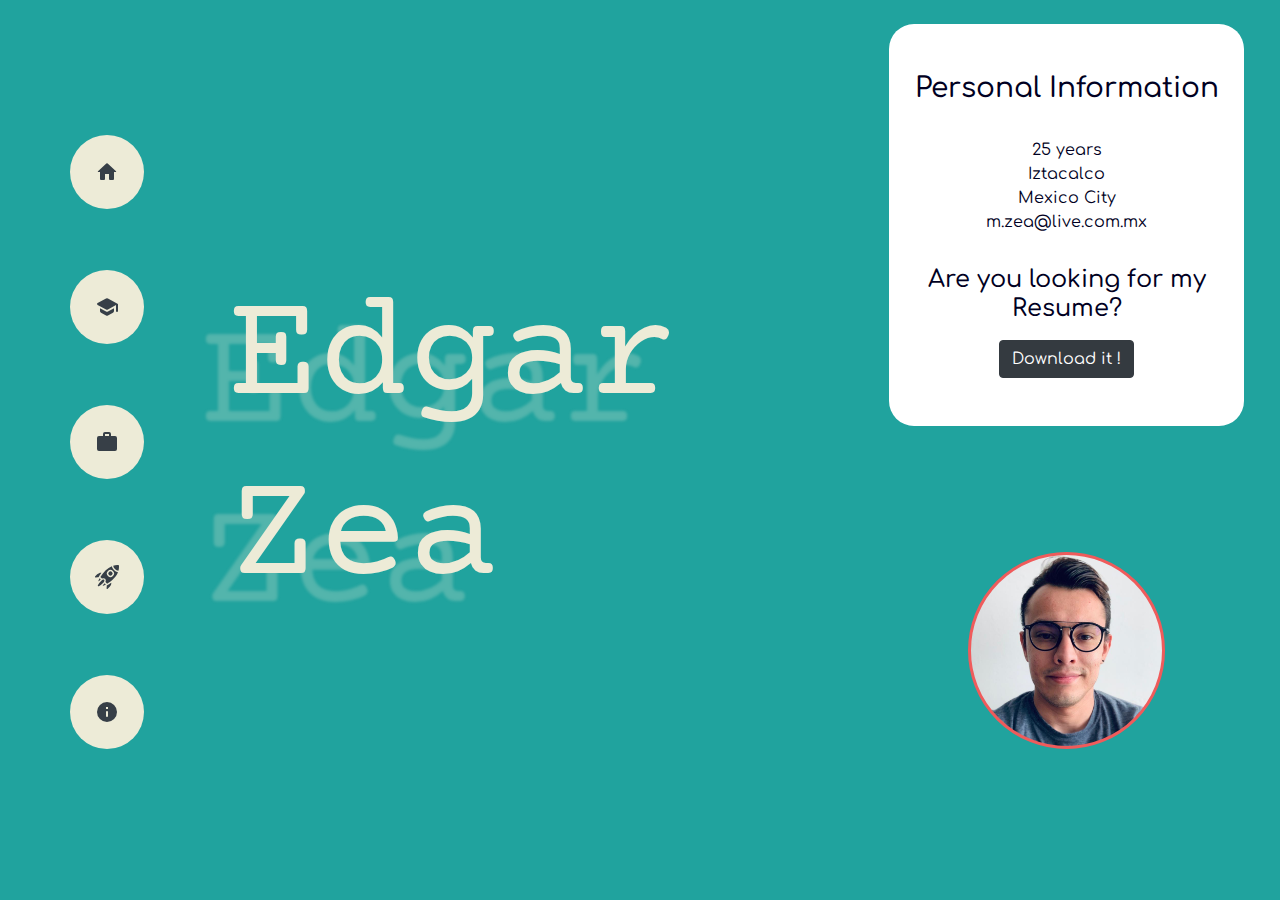
<file: index.html>
<!DOCTYPE html>
<html lang="es">
  <head>
    <meta charset="utf-8" />
    <meta name="description" content="Edgar Zea's Portafolio" />
    <meta name="keywords" content="HTML,CSS,JavaScript" />
    <meta name="author" content="Edgar Zea" />
    <meta name="viewport" content="width=device-width, initial-scale=1.0" />
    <link rel="stylesheet" type="text/css" href="css/style.css" />
    <link
      rel="stylesheet"
      href="https://stackpath.bootstrapcdn.com/bootstrap/4.4.1/css/bootstrap.min.css"
      integrity="sha384-Vkoo8x4CGsO3+Hhxv8T/Q5PaXtkKtu6ug5TOeNV6gBiFeWPGFN9MuhOf23Q9Ifjh"
      crossorigin="anonymous"
    />
    <link
      href="https://fonts.googleapis.com/css?family=Comfortaa:300,400,500|Courier+Prime:400,700&display=swap&subset=latin-ext"
      rel="stylesheet"
    />
    <title>Edgar Zea</title>
  </head>
  <body>
    <div class="container-fluid">
      <div class="row d-flex align-items-center home">
        <div
          class="col-md-2 col-12 d-flex align-items-center justify-content-center"
        >
          <ul>
            <li>
              <a href="index.html">
                <img src="images/home.svg" alt="Home" title="Home" />
              </a>
            </li>
            <li>
              <a href="education.html">
                <img
                  src="images/school.svg"
                  alt="Education"
                  title="Education"
                />
              </a>
            </li>
            <li>
              <a href="work.html">
                <img src="images/work.svg" alt="Work" title="Work" />
              </a>
            </li>
            <li>
              <a href="projects.html">
                <img src="images/project.svg" alt="Projects" title="Projects" />
              </a>
            </li>
            <li>
              <a href="contact.html">
                <img src="images/info.svg" alt="Contact" title="Contact" />
              </a>
            </li>
          </ul>
        </div>
        <div
          class="col-md-6 col-12 d-flex flex-column align-items-center justify-content-center"
        >
          <h1 class="title my-3">Edgar Zea</h1>
        </div>
        <div class="col-md-4 col-12">
          <div class="row justify-content-around align-items-center">
            <div
              class="col-md-10 col-5 text-center corner-box d-flex flex-column justify-content-around py-5"
            >
              <h3 class="subtitle">
                Personal Information
              </h3>
              <br />
              <p class="text">
                25 years
                <br />
                Iztacalco
                <br />
                Mexico City
                <br />
                m.zea@live.com.mx
              </p>
              <h4 class="my-3 subtitle">
                Are you looking for my Resume?
              </h4>
              <a href="images/edgar-zea-web-dev.pdf" target="_blank">
                <button type="button" name="button" class="btn btn-dark">
                  Download it !
                </button>
              </a>
            </div>
            <div
              class="col-md-12 col-5 d-flex justify-content-center align-items-center h-fifty"
            >
              <img
                class="img-fluid"
                src="images/edgarZea.png"
                alt="Edgar Zea"
              />
            </div>
          </div>
        </div>
      </div>
    </div>
    <script
      src="https://code.jquery.com/jquery-3.4.1.slim.min.js"
      integrity="sha384-J6qa4849blE2+poT4WnyKhv5vZF5SrPo0iEjwBvKU7imGFAV0wwj1yYfoRSJoZ+n"
      crossorigin="anonymous"
    ></script>
    <script
      src="https://cdn.jsdelivr.net/npm/popper.js@1.16.0/dist/umd/popper.min.js"
      integrity="sha384-Q6E9RHvbIyZFJoft+2mJbHaEWldlvI9IOYy5n3zV9zzTtmI3UksdQRVvoxMfooAo"
      crossorigin="anonymous"
    ></script>
    <script
      src="https://stackpath.bootstrapcdn.com/bootstrap/4.4.1/js/bootstrap.min.js"
      integrity="sha384-wfSDF2E50Y2D1uUdj0O3uMBJnjuUD4Ih7YwaYd1iqfktj0Uod8GCExl3Og8ifwB6"
      crossorigin="anonymous"
    ></script>
  </body>
</html>
</file>
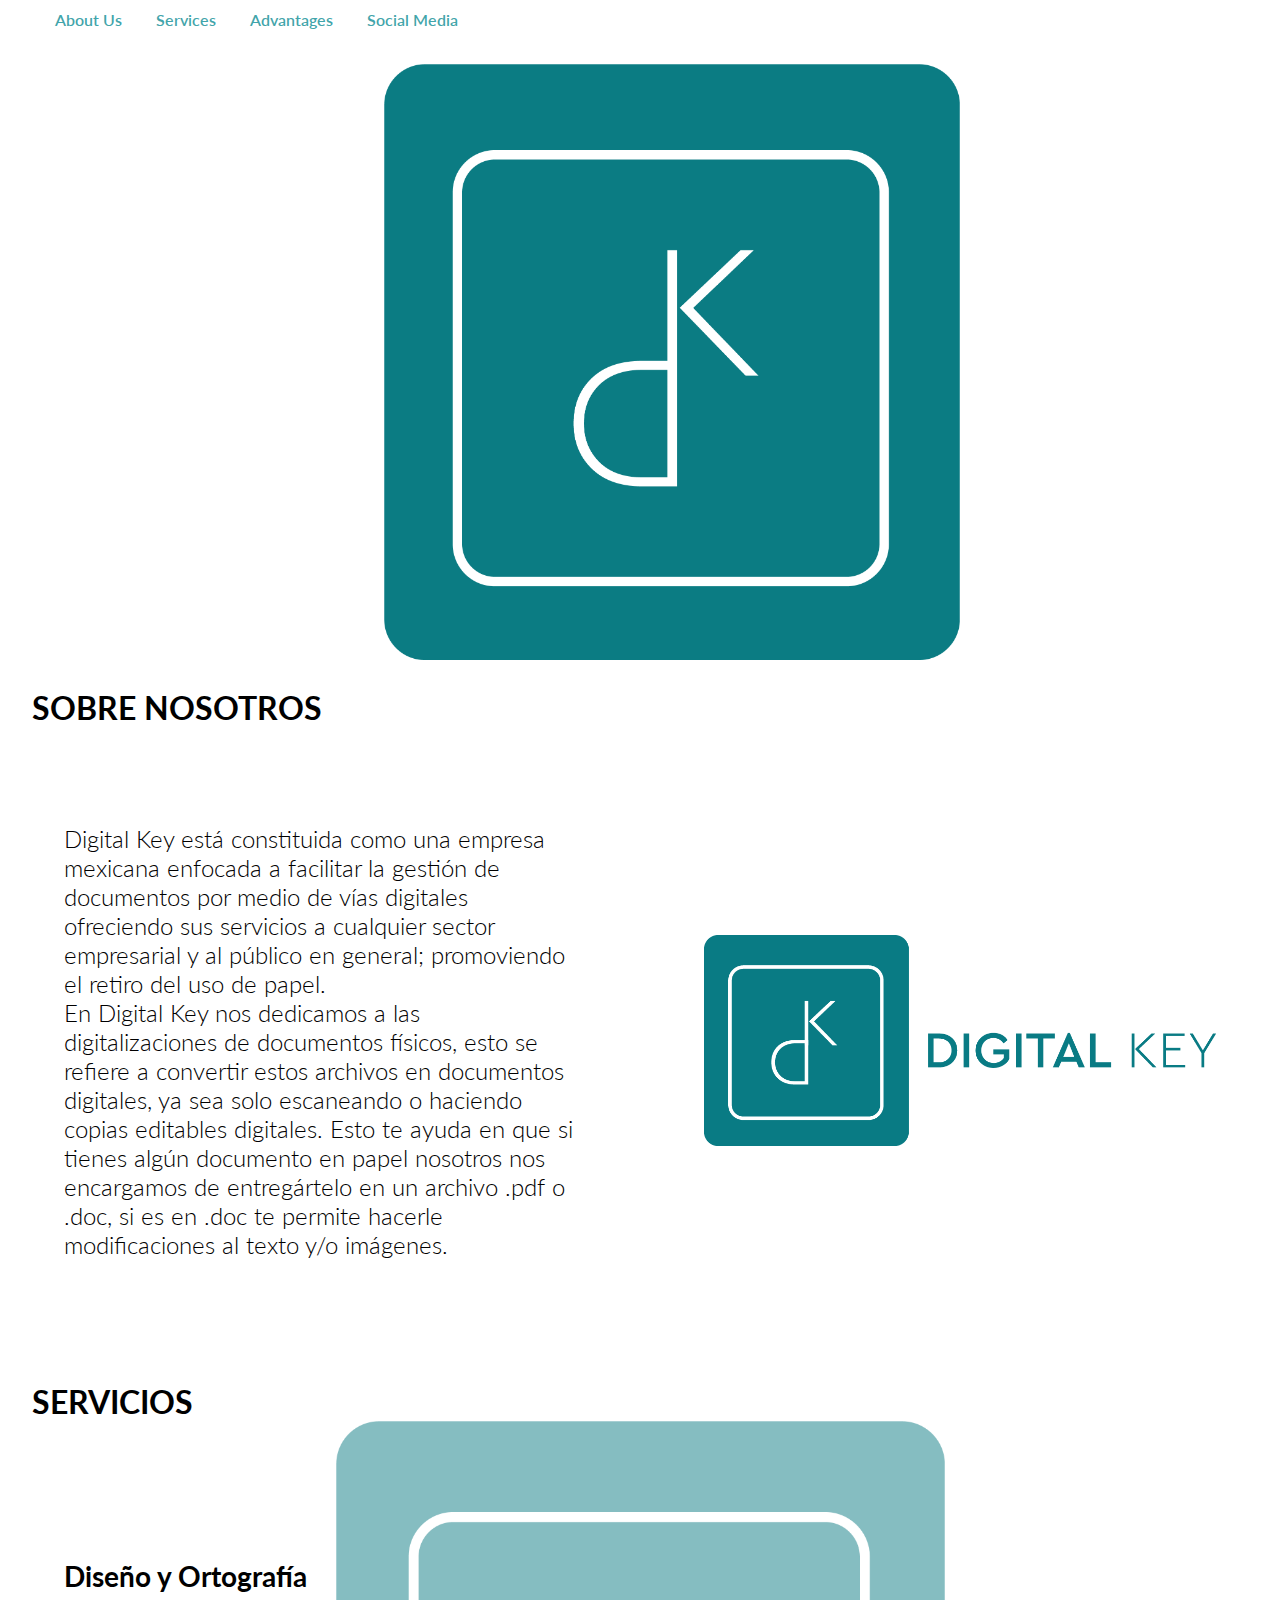
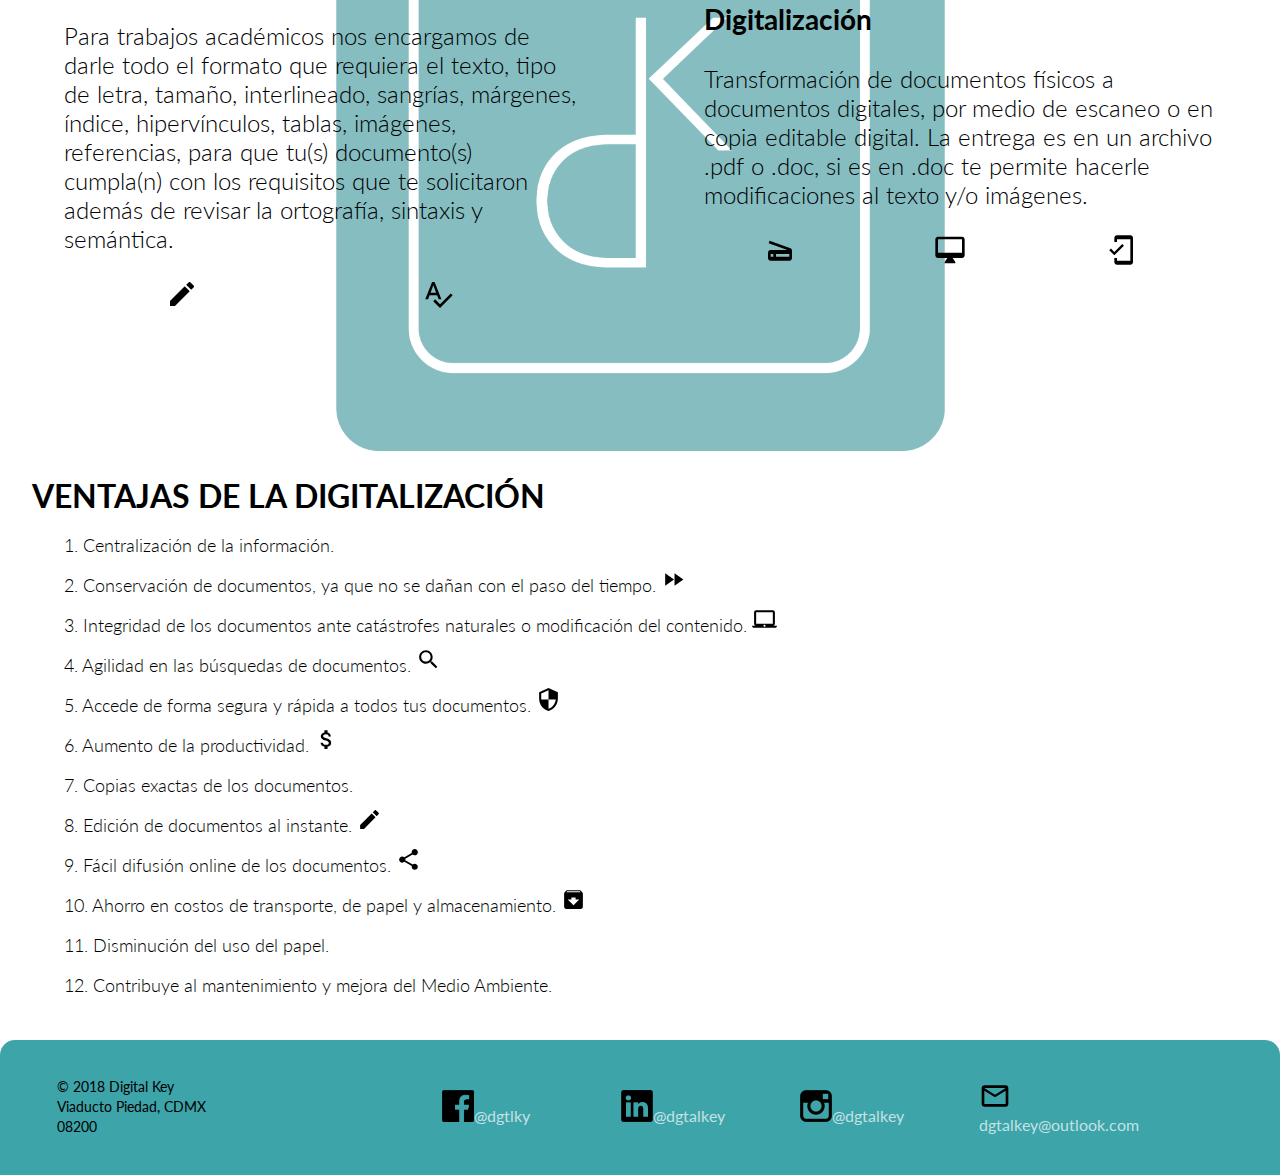
<file: digitalKey/index.html>
<!DOCTYPE HTML>
<html>
  <head>
    <title>
      Digital Key
    </title>
    <meta charset="utf-8">
    <meta name="author" content="Digital Key">
    <meta lang="es">
    <meta name="keywords" content="Digitalizar, Digitalización, Escaneo, Digital, PDF, DOC, Diseño, Ortogragía, Design, Ortography">
    <meta name="description" content="Digital Key está constituida como una empresa mexicana enfocada a facilitar la gestión de documentos por medio de vías digitales ofreciendo sus servicios a cualquier sector empresarial y al público en general; promoviendo el retiro del uso de papel.">
    <link rel="stylesheet" type="text/css" href="css/StyleDK.css">
    <link rel="icon" type="image/x-icon" href="favicon.ico">
    <!-- <script>
alert('Bienvenido a Digital Key')
</script> -->
    <style>
    @import url('https://fonts.googleapis.com/css?family=Lato:100,300,400,700&display=swap');
    </style>
  </head>
  <body>
    <header>
      <nav>
        <ul class="menu">
          <li>
            <a href="#AboutUs">About Us</a>
          </li>
          <li>
            <a href="#ServicesT">Services</a>
          </li>
          <li>
            <a href="#AdvantageT">Advantages</a>
          </li>
          <li>
            <a href="#address">Social Media</a>
          </li>
        </ul>
      </nav>
    </header>
    <main class="home-logo">
      <img src="images/DKLogo.png" alt="Logo">
    </main>
    <div class="Boxes">
      <div id="AboutUs">
        <div id="About">
          <h3>
            SOBRE NOSOTROS
          </h3>
        </div>
        <div id="AboutUsPyImg">
          <div id="Us">
            <p>
              Digital Key está constituida como una empresa
              mexicana enfocada a facilitar la gestión de documentos
              por medio de vías digitales ofreciendo sus servicios a
              cualquier sector empresarial y al público en general;
              promoviendo el retiro del uso de papel.
              <br>
              En Digital Key nos dedicamos a las digitalizaciones de
              documentos físicos, esto se refiere a convertir estos
              archivos en documentos digitales, ya sea solo escaneando o
              haciendo copias editables digitales.
              Esto te ayuda en que si tienes algún documento en papel
              nosotros nos encargamos de entregártelo en un archivo .pdf
              o .doc, si es en .doc te permite hacerle modificaciones al
              texto y/o imágenes.
            </p>
          </div>
          <div id="logoRight">
            <img id="blue" src="images/blue.png" alt="logotipo">
          </div>
        </div>
      </div>
    </div>
    <div class="Boxes">
      <div id="ServicesT">
        <h3>
          SERVICIOS
        </h3>
      </div>
      <div id="services-boxes">
        <div class="box-serv">
          <h4>
            Diseño y Ortografía
          </h4>
          <p>
            Para trabajos académicos nos encargamos de darle todo el formato
            que requiera el texto, tipo de letra, tamaño, interlineado, sangrías,
            márgenes, índice, hipervínculos, tablas, imágenes, referencias, para
            que tu(s) documento(s) cumpla(n) con los requisitos que te solicitaron
            además de revisar la ortografía, sintaxis y semántica.
          </p>
          <div class="box-icon-img">
            <div class="icons-img">
              <img src="images/baseline-create-24px.svg" alt="Design">
            </div>
            <div class="icons-img">
              <img src="images/baseline-spellcheck-24px.svg" alt="Spell Check">
            </div>
          </div>
        </div>
        <div class="box-serv">
          <h4>
            Digitalización
          </h4>
          <p>
            Transformación de documentos físicos a documentos digitales, por medio de escaneo o en copia editable digital.
            La entrega es en un archivo .pdf o .doc, si es en .doc te permite hacerle
            modificaciones al texto y/o imágenes.
          </p>
          <div class="box-icon-img">
            <div class="icons-img">
              <img src="images/baseline-scanner-24px.svg" alt="Scan">
            </div>
            <div class="icons-img">
              <img src="images/baseline-desktop_mac-24px.svg" alt="Mac">
            </div>
            <div class="icons-img">
              <img src="images/baseline-mobile_friendly-24px.svg" alt="Mobile">
            </div>
          </div>
        </div>
      </div>
    </div>
    <div class="Boxes">
      <div id="AdvantageT">
        <h3>
          VENTAJAS DE LA DIGITALIZACIÓN
        </h3>
      </div>
      <div class="sentences">
        <p>
          1.	Centralización de la información.
          <br>
          2.	Conservación de documentos, ya que no se dañan con el paso del tiempo.
          <span>
            <img src="images/baseline-fast_forward-24px.svg" alt="Fast">
          </span>
          <br>
          3.	Integridad de los documentos ante catástrofes naturales o modificación del contenido.
          <span>
            <img src="images/baseline-laptop_mac-24px.svg" alt="Laptop">
          </span>
          <br>
          4.	Agilidad en las búsquedas de documentos.
          <span>
            <img src="images/baseline-search-24px.svg" alt="Search">
          </span>
          <br>
          5.	Accede de forma segura y rápida a todos tus documentos.
          <span>
            <img src="images/baseline-security-24px.svg" alt="Security">
          </span>
          <br>
          6.	Aumento de la productividad.
          <span>
            <img src="images/baseline-attach_money-24px.svg" alt="Money">
          </span>
          <br>
          7.	Copias exactas de los documentos.
          <br>
          8.	Edición de documentos al instante.
          <span>
            <img src="images/baseline-create-24px.svg" alt="Create">
          </span>
          <br>
          9.	Fácil difusión online de los documentos.
          <span>
            <img src="images/baseline-share-24px.svg" alt="Share">
          </span>
          <br>
          10.	Ahorro en costos de transporte, de papel y almacenamiento.
          <span>
            <img src="images/baseline-archive-24px.svg" alt="Archive">
          </span>
          <br>
          11.	Disminución del uso del papel.
          <br>
          12.	Contribuye al mantenimiento y mejora del Medio Ambiente.
          <br>
        </p>
      </div>
    </div>
    <footer>
      <div id="address">
        <p>&copy; 2018 Digital Key
          <br>
          Viaducto Piedad, CDMX
          <br>
          08200
          <br>
        </p>
      </div>
      <div id="social-media">
        <div class="channels">
          <a href="https://www.facebook.com/dgtlky" target="_blank">
            <img src="images/Facebook_Square_icon-icons.com_49948.png" alt="Facebook">@dgtlky
          </a>
        </div>
        <div class="channels">
          <a href="https://www.linkedin.com/company/dgtalkey/" target="_blank">
            <img src="images/sociallinkedin_member_70.png" alt="LinkedIn">@dgtalkey
          </a>
        </div>
        <div class="channels">
          <a href="https://www.instagram.com/dgtalkey/" target="_blank">
            <img src="images/social_instagram_43.png" alt="Instagram">@dgtalkey
          </a>
        </div>
        <div class="channels">
          <a href="mailto:dgtalkey@outlook.com?Subject=">
            <img src="images/outline-email-24px.svg" alt="Email">dgtalkey@outlook.com
          </a>
        </div>
      </div>
    </footer>
  </body>
</html>
</file>
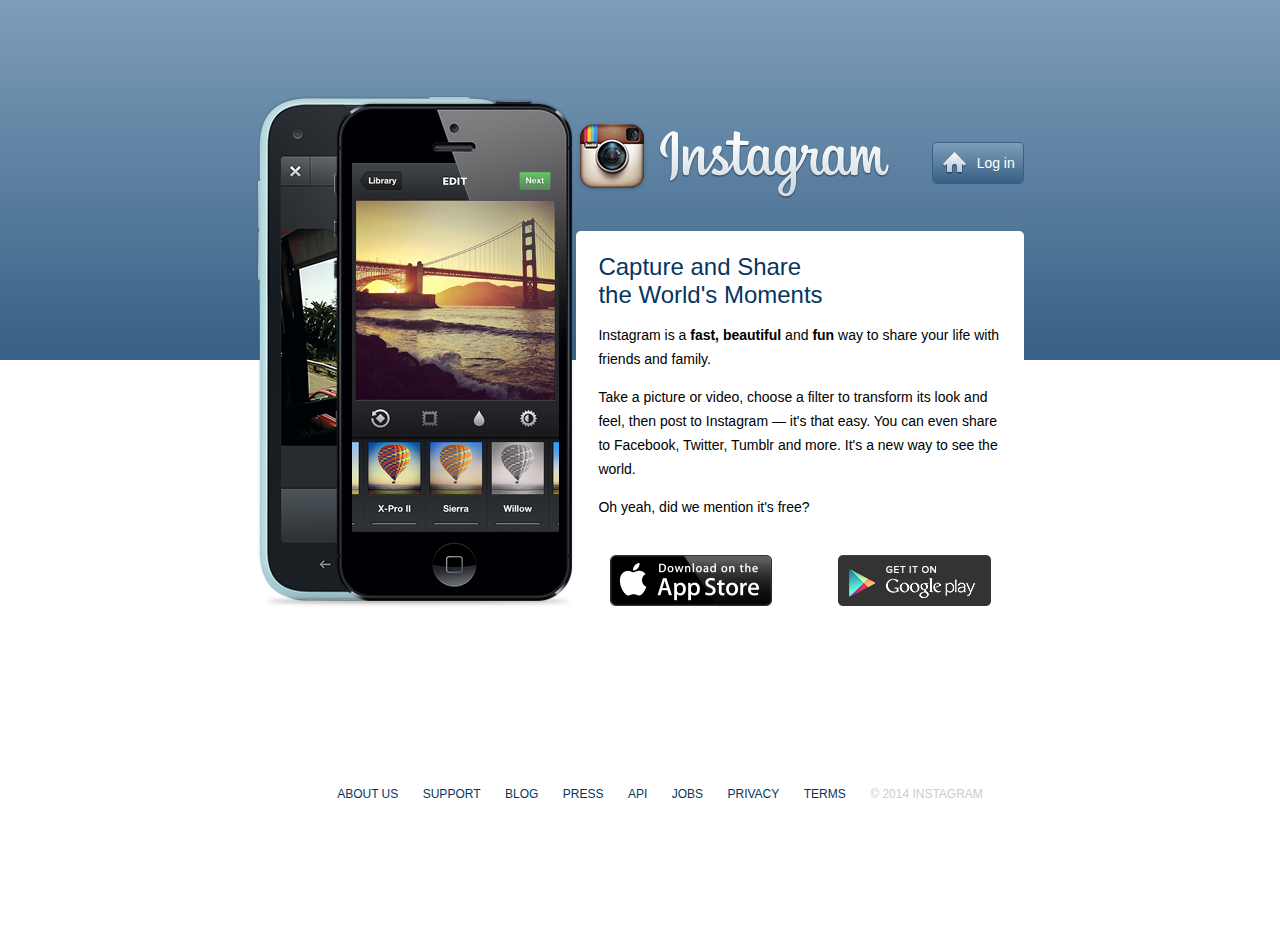
<file: ironhackProjects/instagramClone/index.html>
<!DOCTYPE html>
<html lang="en">
<head>
  <title>Instagram</title>
  <link rel="stylesheet" href="css/main.css">
</head>
<body>
  <main>

    <div class="background-blue">

    </div>

    <article class="content">

      <div class="box-left">
        <img src="images/phones.png" alt="">
      </div>

      <div class="boxes-right">

        <div class="first-box-right">
          <div class="logo-brand">
            <img src="images/brand.png" alt="">
          </div>
          <div class="log-in">
            <img src="images/home.png" alt="">
            <span>Log in</span>
          </div>
        </div>

        <div class="second-box-right">
          <div class="text-box">
            <h3>
              Capture and Share
              <br>the World's Moments
            </h3>
            <p>
              Instagram is a <span>fast, beautiful</span> and <span>fun</span> way to share your life with friends and family.
            </p>
            <p>
              Take a picture or video, choose a filter to transform its look and feel, then post to Instagram &mdash; it's that easy. You can even share to Facebook, Twitter, Tumblr and more. It's a new way to see the world.
            </p>
            <p>
              Oh yeah, did we mention it's free?
            </p>
          </div>

          <div class="third-box-right">
            <div class="logo-apps">
              <img src="images/badge-iphone.png" alt="">
            </div>
            <div class="logo-apps">
              <img src="images/badge-android.png" alt="">
            </div>
          </div>

        </div>

      </div>

    </article>

  </main>

  <footer>
    <div class="footer-box">
      <ul class="links-tags">
        <li>
          <a href="#">About Us</a>
        </li>
        <li>
          <a href="#">Support</a>
        </li>
        <li>
          <a href="#">Blog</a>
        </li>
        <li>
          <a href="#">Press</a>
        </li>
        <li>
          <a href="#">API</a>
        </li>
        <li>
          <a href="#">Jobs</a>
        </li>
        <li>
          <a href="#">Privacy</a>
        </li>
        <li>
          <a href="#">Terms</a>
        </li>
        <li>
          <span>&copy; 2014 Instagram</span>
        </li>
      </ul>
    </div>

  </footer>

</body>
</html>
</file>
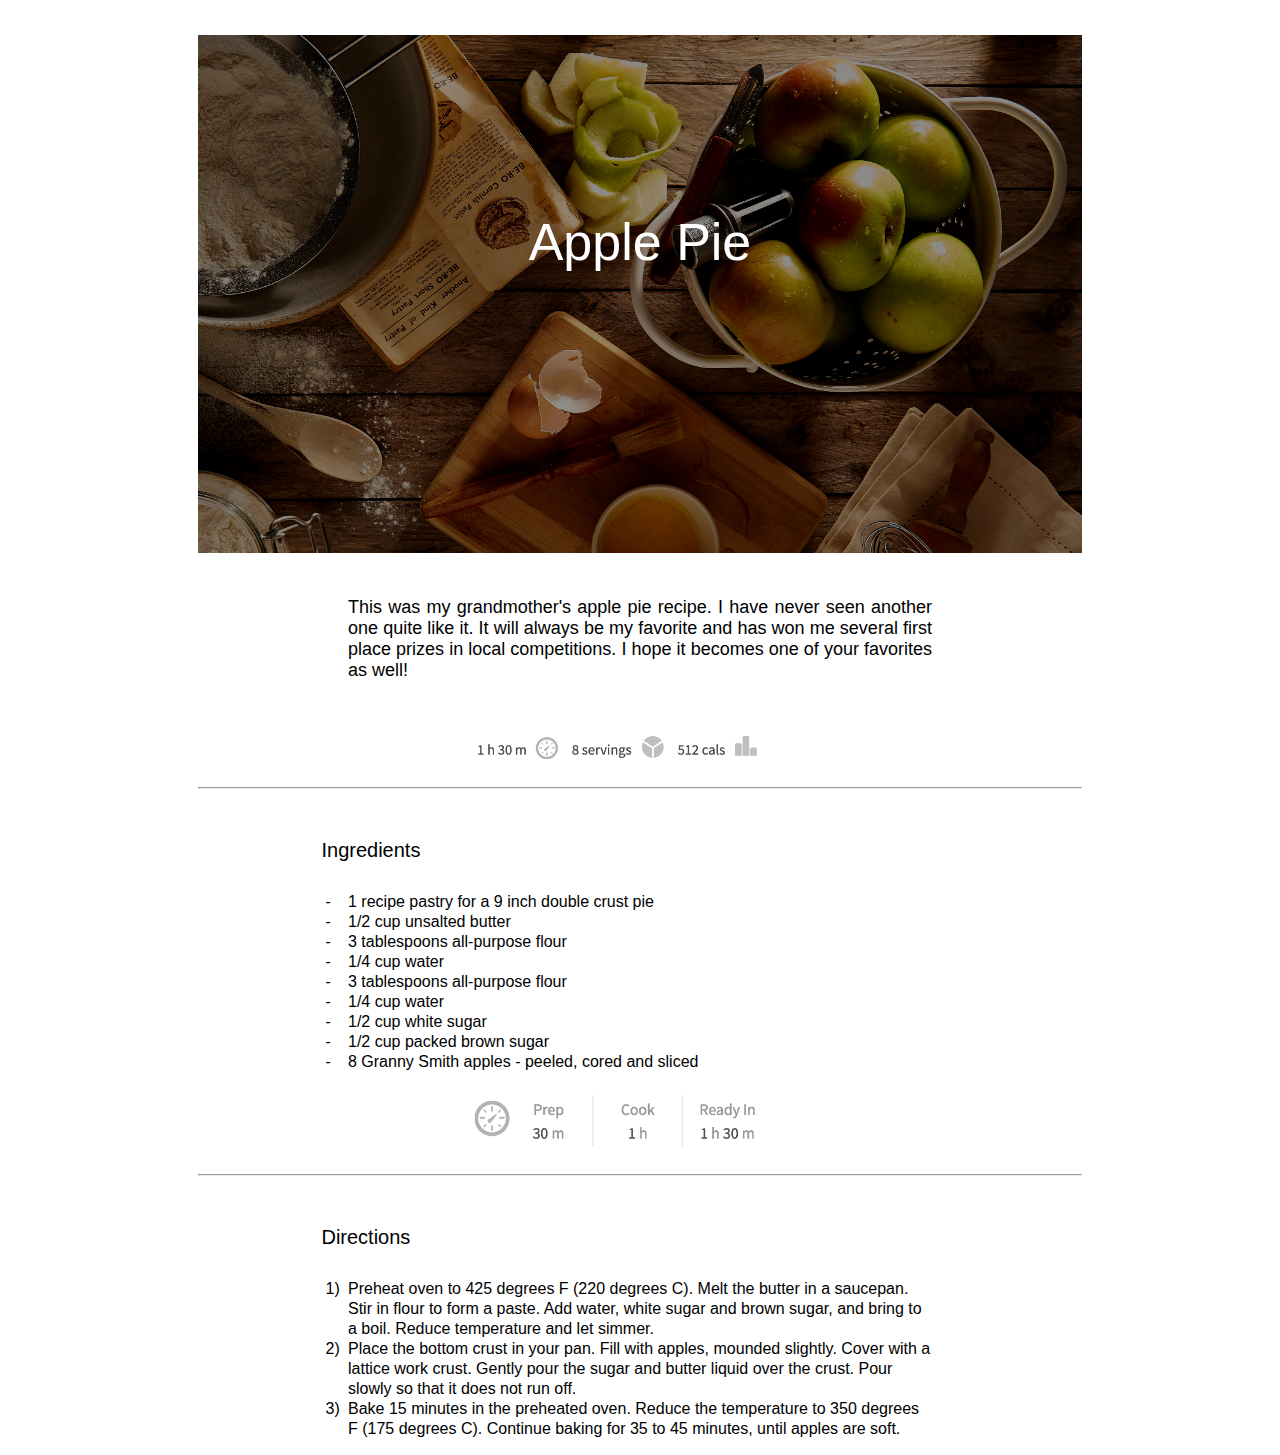
<file: ironhackProjects/recipesClone/index.html>
<!DOCTYPE html>
<html lang="en">
<head>
  <title>Apple Pie Recipe</title>
  <link rel="stylesheet" href="css/main.css">
</head>
<body>
  <section class="boxesPie">
    <div id="bckPie">
      <h1>
        Apple Pie
      </h1>
    </div>
  
    <p>This was my grandmother's apple pie recipe. I have never seen another one
    quite like it. It will always be my favorite and has won me several first place
    prizes in local competitions. I hope it becomes one of your favorites as well!
    </p>
    
    <div class="imgHour">
      <img src="images/recipe-info.png" alt="">
    </div>

    <hr>
    
  </section>

  <section class="boxesPie">
    <h2>Ingredients</h2>

    <ul>
      <li>
        1 recipe pastry for a 9 inch double crust pie
      </li>
      <li>
        1/2 cup unsalted butter
      </li>
      <li>
        3 tablespoons all-purpose flour
      </li>
      <li>
        1/4 cup water
      </li>
      <li>
        3 tablespoons all-purpose flour
      </li>
      <li>
        1/4 cup water
      </li>
      <li>
        1/2 cup white sugar
      </li>
      <li>
        1/2 cup packed brown sugar
      </li>
      <li>
        8 Granny Smith apples - peeled, cored and sliced
      </li>
    </ul>

    <div class="imgHour">
      <img src="images/cooking-info.png" alt="" >
    </div>

    <hr>
  </section>

  <section class="boxesPie">
    <h2>Directions</h2>

  <ol>
    <li>
      Preheat oven to 425 degrees F (220 degrees C). Melt the butter in a saucepan. Stir in
flour to form a paste. Add water, white sugar and brown sugar, and bring to a boil. Reduce
temperature and let simmer.
    </li>
    <li>
      Place the bottom crust in your pan. Fill with apples, mounded slightly. Cover with a
lattice work crust. Gently pour the sugar and butter liquid over the crust. Pour slowly so
that it does not run off.
    </li>
    <li>
      Bake 15 minutes in the preheated oven. Reduce the temperature to 350 degrees F (175
degrees C). Continue baking for 35 to 45 minutes, until apples are soft.
    </li>
  </ol>
  </section>





</body>
</html>
</file>
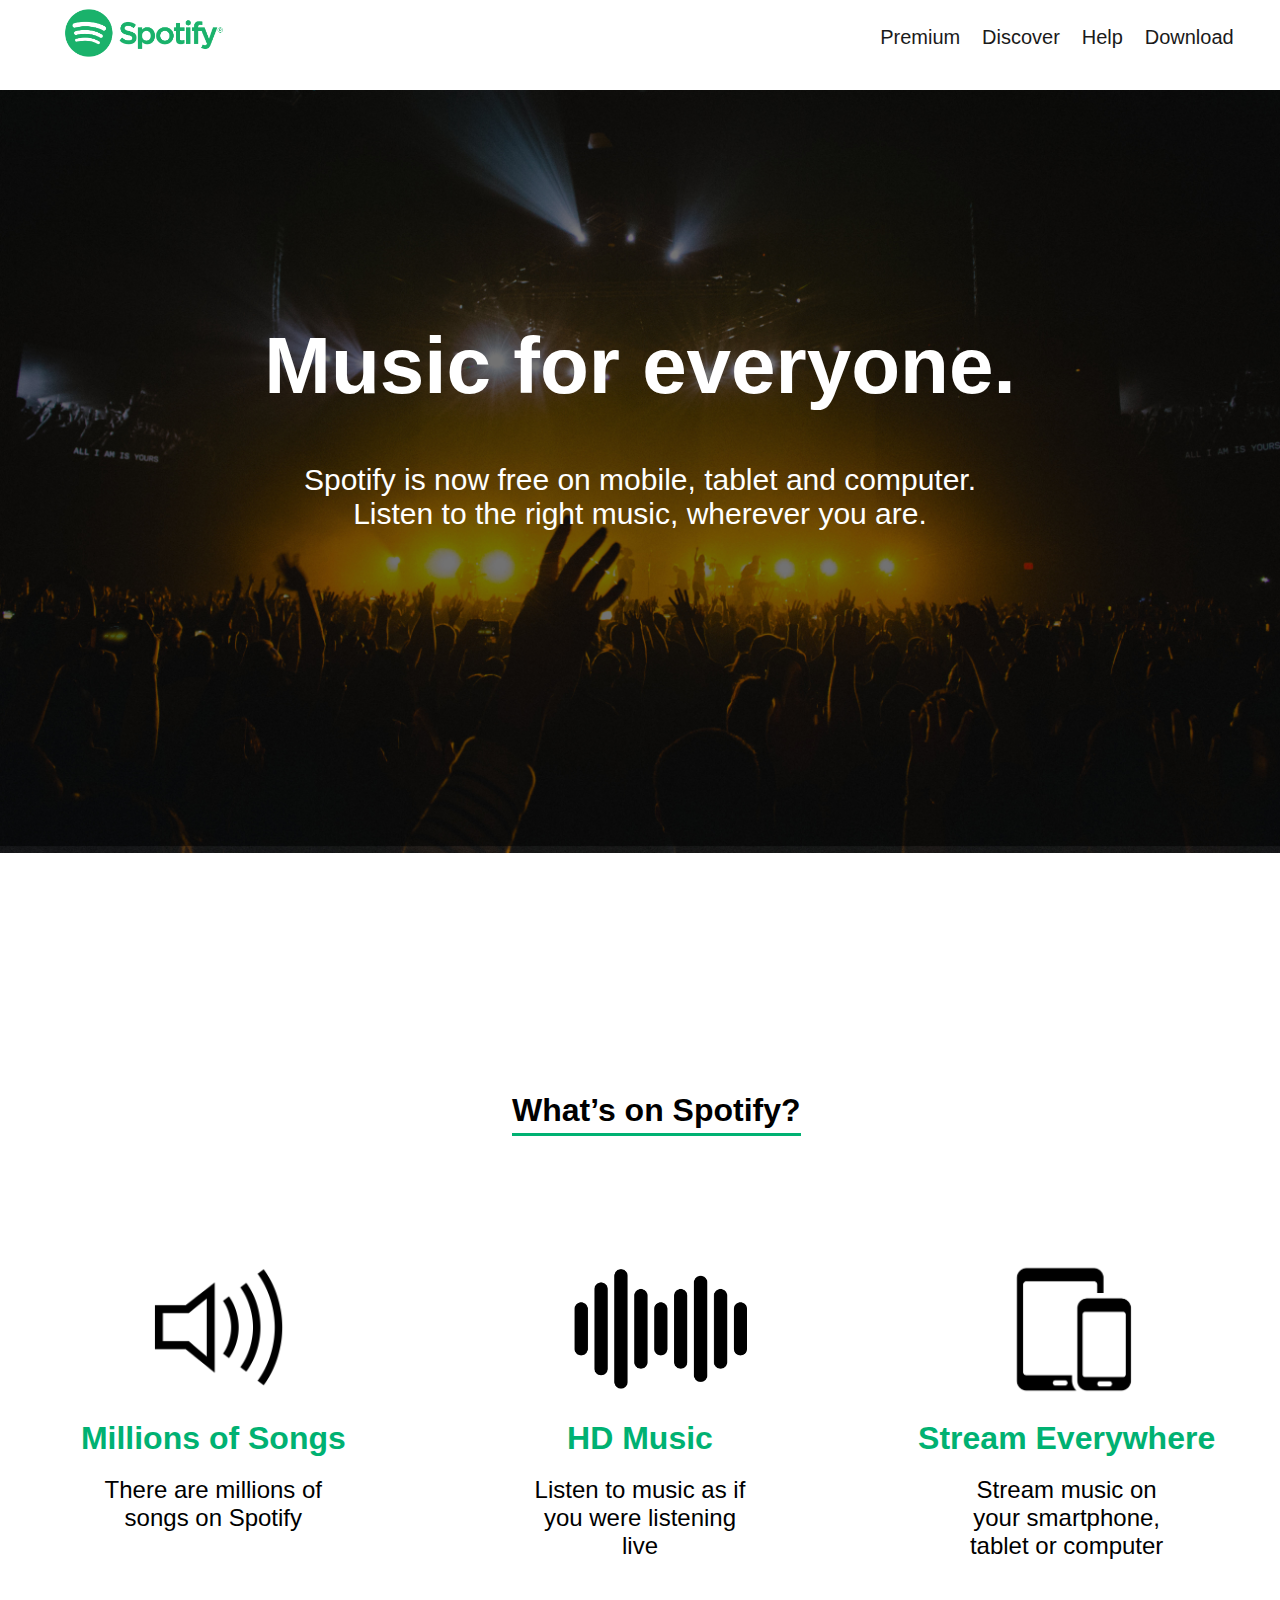
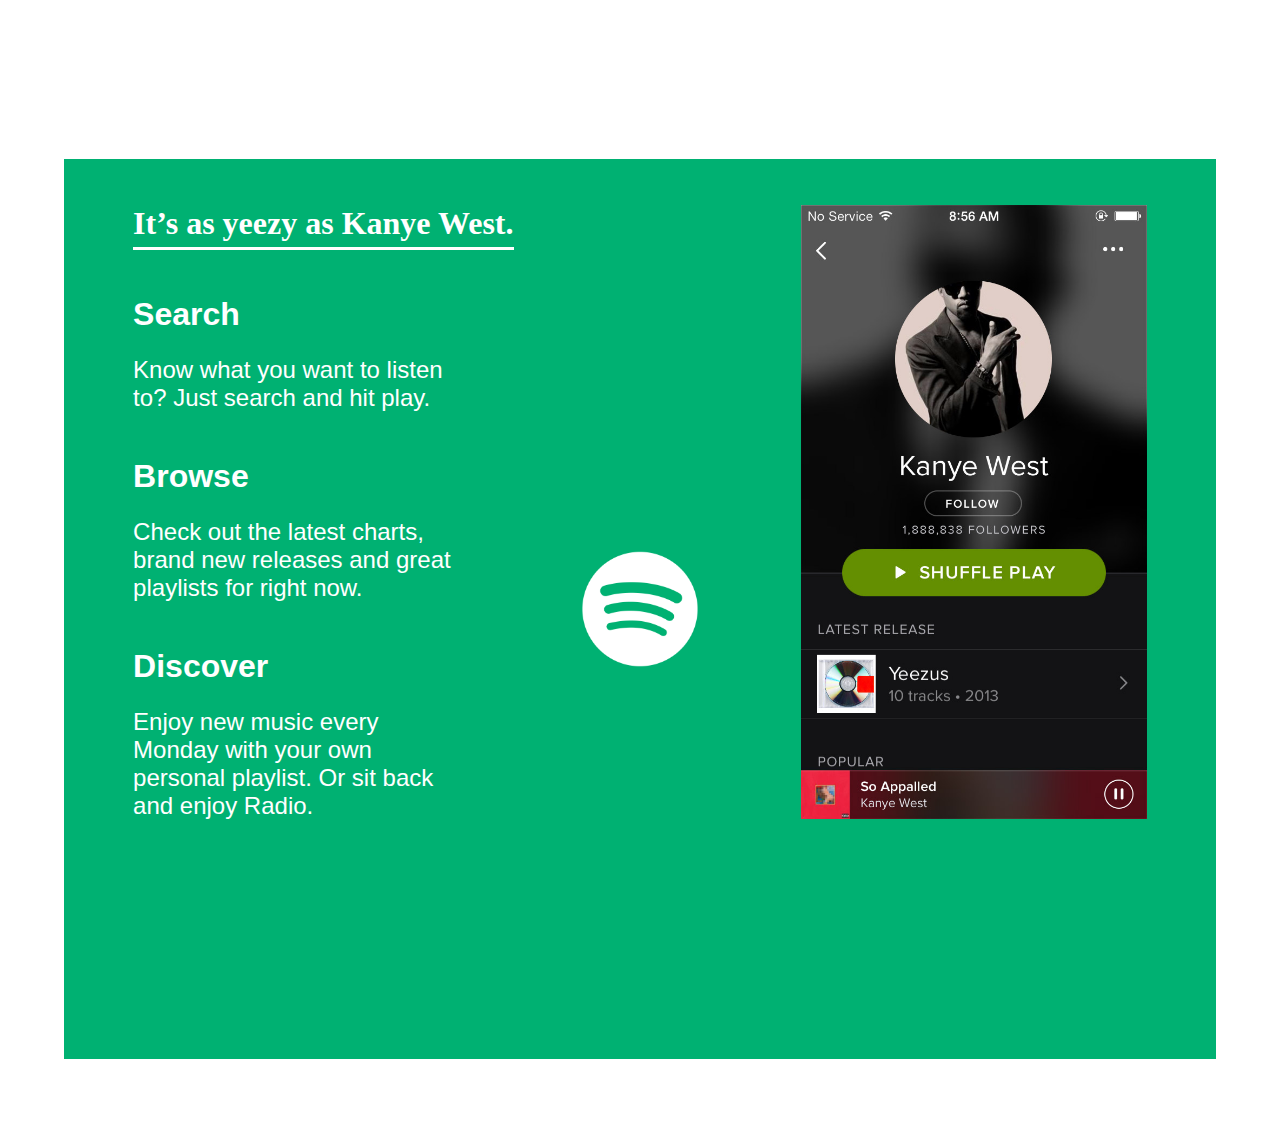
<file: ironhackProjects/spotifyClone/index.html>
<!DOCTYPE html>
<html lang="en">
<head>
  <meta charset="UTF-8">
  <title>Spotify</title>
  <link rel="stylesheet" href="css/main.css">
</head>
<body>
  <header>
    <div class="nav-img">
      <img src="images/spotify-logo.png" alt="">
    </div>
    <nav>
      <ul>
        <li>
          Premium
        </li>
        <li>
          Discover
        </li>
        <li>
          Help
        </li>
        <li>
          Download
        </li>
      </ul>
    </nav>
  </header>
  <main>
    <h2>
      Music for everyone.
    </h2>
    <p>
      Spotify is now free on mobile, tablet and computer.
      <br>
      Listen to the right music, wherever you are.
    </p>
  </main>
  <section>
    <h3>
      What’s on Spotify?
    </h3>
    <article class="benefits-section">
      <div class="benefits-boxes">
        <div class="benefits-boxes-img">
          <img class="img-boxes" src="images/music-icon.png" alt="">
        </div>
        <h4 class="green-text">
          Millions of Songs
        </h4>
        <p class="light-p">There are millions of
        songs on Spotify</p>
      </div>
      <div class="benefits-boxes">
        <div class="benefits-boxes-img">
          <img class="img-boxes" src="images/high-quality-icon.png" alt="">
        </div>
        <h4 class="green-text">
          HD Music
        </h4>
        <p class="light-p">Listen to music as if you
        were listening live</p>
      </div>
      <div class="benefits-boxes">
        <div class="benefits-boxes-img">
          <img class="img-boxes" src="images/devices-icon.png" alt="">
        </div>
        <h4 class="green-text">
          Stream Everywhere
        </h4>
        <p class="light-p">Stream music on your
        smartphone, tablet or
        computer</p>
      </div>
    </article>
    <article class="green-example">
      <div class="steps-white">
        <h3>
          It’s as yeezy as Kanye West.
        </h3>
        <h4>
          Search
        </h4>
        <p>Know what you want to listen to?
        Just search and hit play.</p>
        <h4>
          Browse
        </h4>
        <p>Check out the latest charts,
        brand new releases and great
        playlists for right now.</p>
        <h4>
          Discover
        </h4>
        <p>Enjoy new music every Monday
        with your own personal playlist.
        Or sit back and enjoy Radio.</p>
      </div>
      <div class="icon-white">
      </div>
      <div class="spotify-ss">
        <img src="images/spotify-app.jpg" alt="">
      </div>
    </article>
  </section>
</body>
</html>
</file>
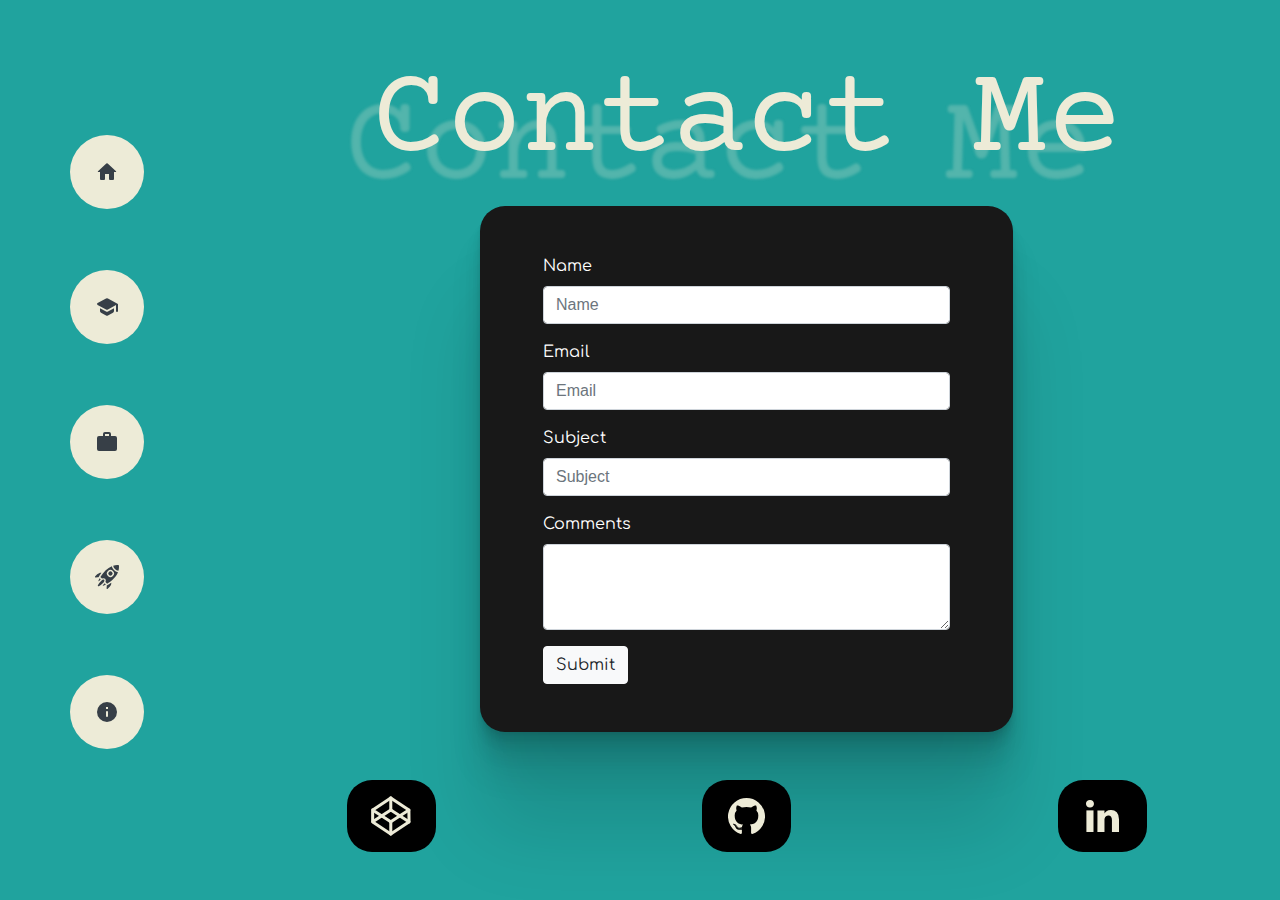
<file: contact.html>
<!DOCTYPE html>
<html lang="es">
  <head>
    <meta charset="utf-8" />
    <meta name="description" content="Edgar Zea's Portafolio" />
    <meta name="keywords" content="HTML,CSS,JavaScript" />
    <meta name="author" content="Edgar Zea" />
    <meta name="viewport" content="width=device-width, initial-scale=1.0" />
    <link rel="stylesheet" type="text/css" href="css/contact.css" />
    <link
      rel="stylesheet"
      href="https://stackpath.bootstrapcdn.com/bootstrap/4.4.1/css/bootstrap.min.css"
      integrity="sha384-Vkoo8x4CGsO3+Hhxv8T/Q5PaXtkKtu6ug5TOeNV6gBiFeWPGFN9MuhOf23Q9Ifjh"
      crossorigin="anonymous"
    />
    <link
      href="https://fonts.googleapis.com/css?family=Comfortaa:300,400,500|Courier+Prime:400,700&display=swap&subset=latin-ext"
      rel="stylesheet"
    />
    <title>Edgar Zea</title>
  </head>
  <body>
    <div class="container-fluid">
      <div class="row d-flex align-items-center home">
        <div
          class="col-md-2 col-12 d-flex align-items-center justify-content-center"
        >
          <ul class="nav-ul">
            <li>
              <a href="index.html">
                <img src="images/home.svg" alt="Home" title="Home" />
              </a>
            </li>
            <li>
              <a href="education.html">
                <img
                  src="images/school.svg"
                  alt="Education"
                  title="Education"
                />
              </a>
            </li>
            <li>
              <a href="work.html">
                <img src="images/work.svg" alt="Work" title="Work" />
              </a>
            </li>
            <li>
              <a href="projects.html">
                <img src="images/project.svg" alt="Projects" title="Projects" />
              </a>
            </li>
            <li>
              <a href="contact.html">
                <img src="images/info.svg" alt="Contact" title="Contact" />
              </a>
            </li>
          </ul>
        </div>
        <div class="col-md-10 col-12 d-flex flex-column">
          <div class="row">
            <div
              class="col-12 d-flex justify-content-center align-items-center"
            >
              <h2 class="subtitle">Contact Me</h2>
            </div>
          </div>
          <div class="row justify-content-center">
            <div class="col-sm-6 col-10 shadow-box">
              <form class="m-5" action="php/contact.php" method="post">
                <div class="form-group">
                  <label for="">Name</label>
                  <input
                    type="text"
                    class="form-control"
                    name="Name"
                    id=""
                    placeholder="Name"
                    required
                  />
                </div>
                <div class="form-group">
                  <label for="">Email</label>
                  <input
                    type="email"
                    class="form-control"
                    name="Email"
                    id=""
                    placeholder="Email"
                    required
                  />
                </div>
                <div class="form-group">
                  <label for="">Subject</label>
                  <input
                    type="text"
                    class="form-control"
                    name="Subject"
                    id=""
                    placeholder="Subject"
                    required
                  />
                </div>
                <div class="form-group">
                  <label for="">Comments</label>
                  <textarea
                    class="form-control"
                    name="Comments"
                    rows="3"
                    required
                  ></textarea>
                </div>
                <button type="submit" class="btn btn-light align-self-center">
                  Submit
                </button>
              </form>
            </div>
          </div>
          <div class="row justify-content-around">
            <div
              class="col-sm-1 col-3 py-3 mt-5 social-links d-flex justify-content-center align-items-center"
            >
              <a href="https://codepen.io/eamzea" target="_blank">
                <img src="images/codepen-logo.svg" alt="" />
              </a>
            </div>
            <div
              class="col-sm-1 col-3 py-3 mt-5 social-links d-flex justify-content-center align-items-center"
            >
              <a href="https://github.com/eamzea" target="_blank">
                <img src="images/github-logo.svg" alt="" />
              </a>
            </div>
            <div
              class="col-sm-1 col-3 py-3 mt-5 social-links d-flex justify-content-center align-items-center"
            >
              <a href="https://www.linkedin.com/in/eamzea/" target="_blank">
                <img src="images/linkedin-logo.svg" alt="" />
              </a>
            </div>
          </div>
        </div>
      </div>
    </div>
    <script
      src="https://code.jquery.com/jquery-3.4.1.slim.min.js"
      integrity="sha384-J6qa4849blE2+poT4WnyKhv5vZF5SrPo0iEjwBvKU7imGFAV0wwj1yYfoRSJoZ+n"
      crossorigin="anonymous"
    ></script>
    <script
      src="https://cdn.jsdelivr.net/npm/popper.js@1.16.0/dist/umd/popper.min.js"
      integrity="sha384-Q6E9RHvbIyZFJoft+2mJbHaEWldlvI9IOYy5n3zV9zzTtmI3UksdQRVvoxMfooAo"
      crossorigin="anonymous"
    ></script>
    <script
      src="https://stackpath.bootstrapcdn.com/bootstrap/4.4.1/js/bootstrap.min.js"
      integrity="sha384-wfSDF2E50Y2D1uUdj0O3uMBJnjuUD4Ih7YwaYd1iqfktj0Uod8GCExl3Og8ifwB6"
      crossorigin="anonymous"
    ></script>
  </body>
</html>
</file>
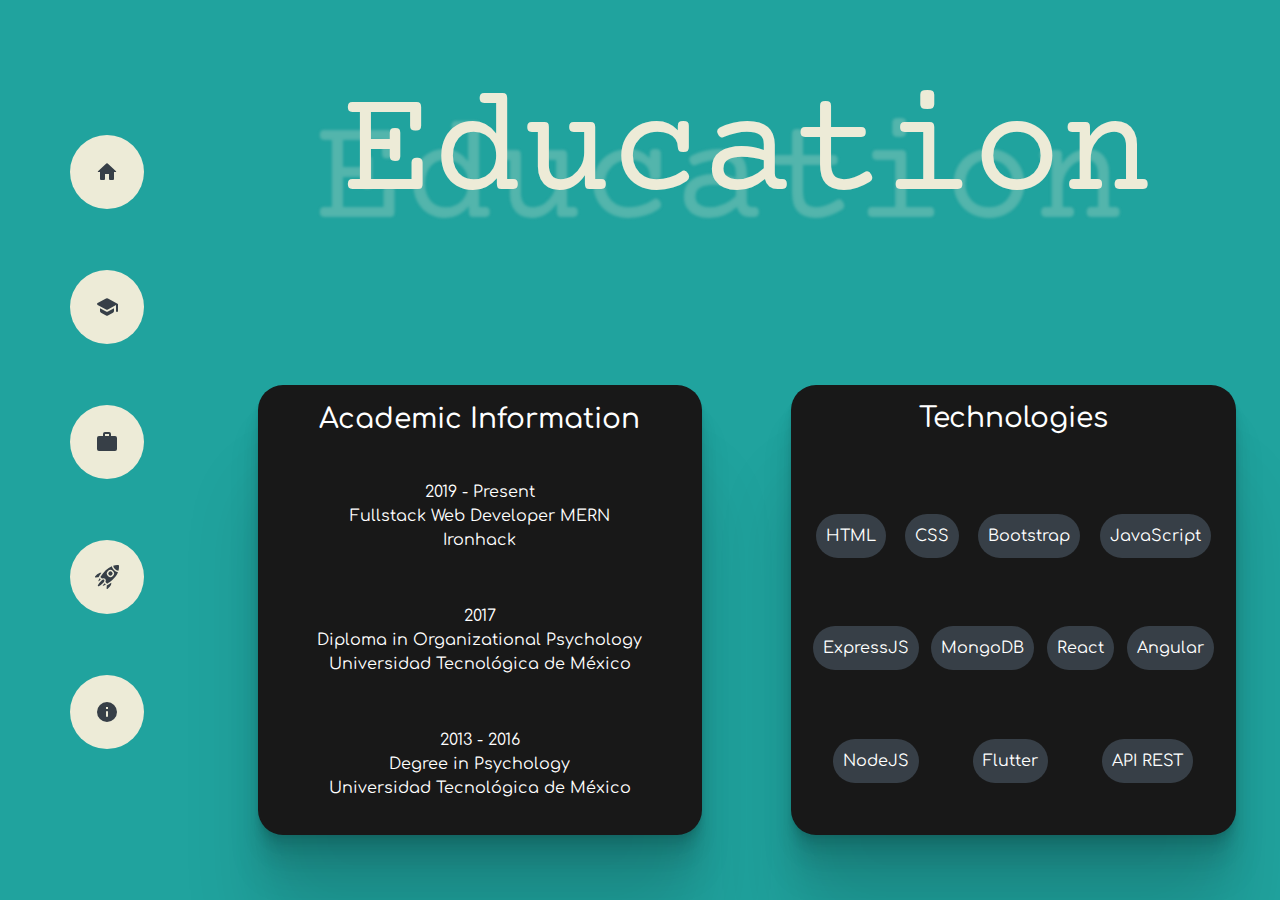
<file: education.html>
<!DOCTYPE html>
<html lang="es">
  <head>
    <meta charset="utf-8" />
    <meta name="description" content="Edgar Zea's Portafolio" />
    <meta name="keywords" content="HTML,CSS,JavaScript" />
    <meta name="author" content="Edgar Zea" />
    <meta name="viewport" content="width=device-width, initial-scale=1.0" />
    <link rel="stylesheet" type="text/css" href="css/education.css" />
    <link
      rel="stylesheet"
      href="https://stackpath.bootstrapcdn.com/bootstrap/4.4.1/css/bootstrap.min.css"
      integrity="sha384-Vkoo8x4CGsO3+Hhxv8T/Q5PaXtkKtu6ug5TOeNV6gBiFeWPGFN9MuhOf23Q9Ifjh"
      crossorigin="anonymous"
    />
    <link
      href="https://fonts.googleapis.com/css?family=Comfortaa:300,400,500|Courier+Prime:400,700&display=swap&subset=latin-ext"
      rel="stylesheet"
    />
    <title>Edgar Zea</title>
  </head>
  <body>
    <div class="container-fluid">
      <div class="row d-flex align-items-center home">
        <div
          class="col-md-2 col-12 d-flex align-items-center justify-content-center"
        >
          <ul class="nav-ul">
            <li>
              <a href="index.html">
                <img src="images/home.svg" alt="Home" title="Home" />
              </a>
            </li>
            <li>
              <a href="education.html">
                <img
                  src="images/school.svg"
                  alt="Education"
                  title="Education"
                />
              </a>
            </li>
            <li>
              <a href="work.html">
                <img src="images/work.svg" alt="Work" title="Work" />
              </a>
            </li>
            <li>
              <a href="projects.html">
                <img src="images/project.svg" alt="Projects" title="Projects" />
              </a>
            </li>
            <li>
              <a href="contact.html">
                <img src="images/info.svg" alt="Contact" title="Contact" />
              </a>
            </li>
          </ul>
        </div>
        <div
          class="col-md-10 col-12 d-flex flex-column justify-content-around mob-box"
        >
          <div class="row">
            <div
              class="col-12 d-flex justify-content-center align-items-center"
            >
              <h2 class="subtitle">Education</h2>
            </div>
          </div>
          <div class="row justify-content-around">
            <div
              class="col-5 d-flex flex-column align-items-center justify-content-around shadow-box text-center"
            >
              <h3>
                Academic Information
              </h3>
              <p>
                2019 - Present
                <br />
                Fullstack Web Developer MERN
                <br />
                Ironhack
              </p>
              <p>
                2017
                <br />
                Diploma in Organizational Psychology
                <br />
                Universidad Tecnológica de México
              </p>
              <p>
                2013 - 2016
                <br />
                Degree in Psychology
                <br />
                Universidad Tecnológica de México
              </p>
            </div>
            <div
              class="col-5 d-flex flex-column align-items-center justify-content-around shadow-box text-center"
            >
              <h3>Technologies</h3>
              <div
                class="tech d-flex flex-wrap align-items-center justify-content-around"
              >
                <p>HTML</p>
                <p>CSS</p>
                <p>Bootstrap</p>
                <p>JavaScript</p>
                <p>ExpressJS</p>
                <p>MongoDB</p>
                <p>React</p>
                <p>Angular</p>
                <p>NodeJS</p>
                <p>Flutter</p>
                <p>API REST</p>
              </div>
            </div>
          </div>
        </div>
      </div>
    </div>
    <script
      src="https://code.jquery.com/jquery-3.4.1.slim.min.js"
      integrity="sha384-J6qa4849blE2+poT4WnyKhv5vZF5SrPo0iEjwBvKU7imGFAV0wwj1yYfoRSJoZ+n"
      crossorigin="anonymous"
    ></script>
    <script
      src="https://cdn.jsdelivr.net/npm/popper.js@1.16.0/dist/umd/popper.min.js"
      integrity="sha384-Q6E9RHvbIyZFJoft+2mJbHaEWldlvI9IOYy5n3zV9zzTtmI3UksdQRVvoxMfooAo"
      crossorigin="anonymous"
    ></script>
    <script
      src="https://stackpath.bootstrapcdn.com/bootstrap/4.4.1/js/bootstrap.min.js"
      integrity="sha384-wfSDF2E50Y2D1uUdj0O3uMBJnjuUD4Ih7YwaYd1iqfktj0Uod8GCExl3Og8ifwB6"
      crossorigin="anonymous"
    ></script>
  </body>
</html>
</file>
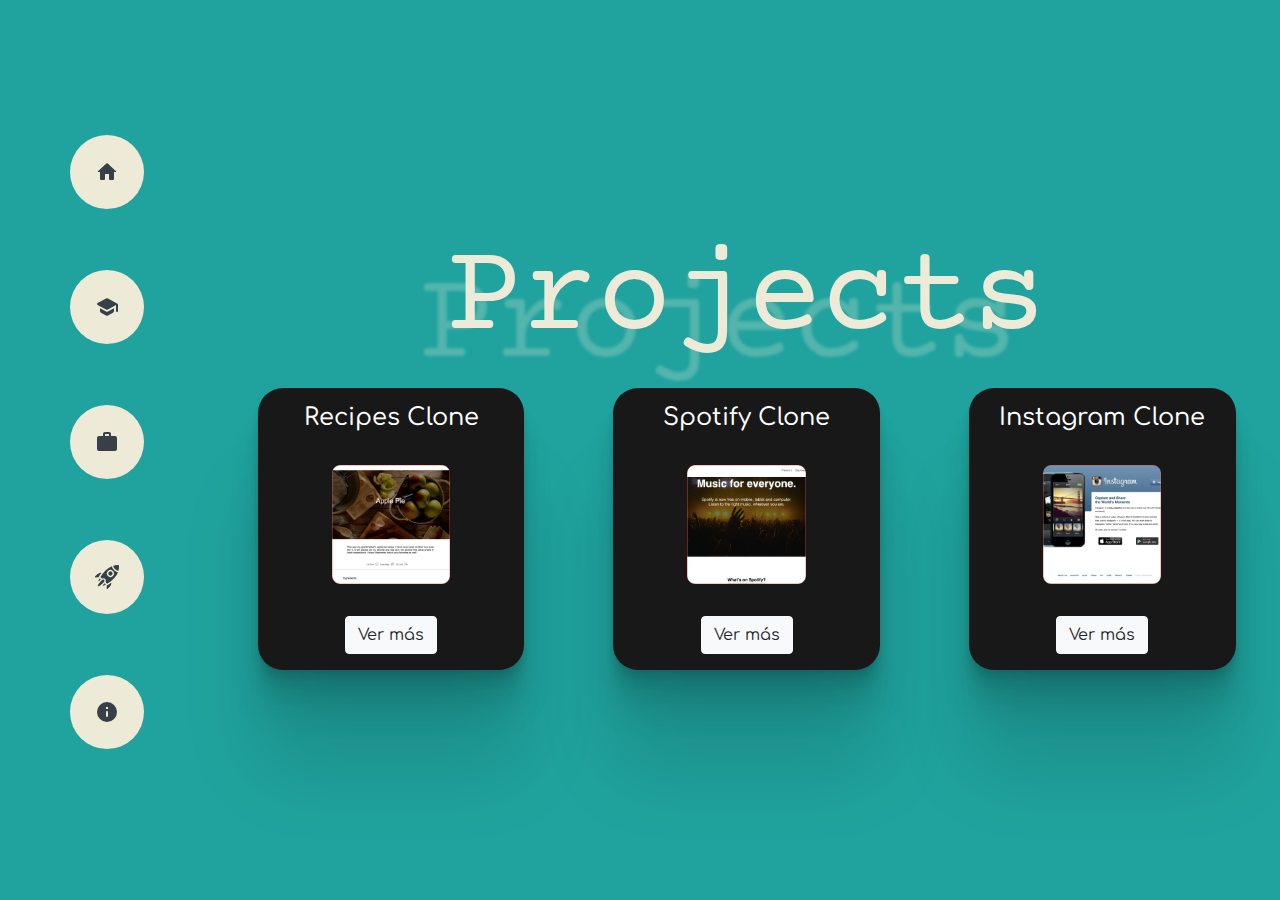
<file: projects.html>
<!DOCTYPE html>
<html lang="es">
  <head>
    <meta charset="utf-8" />
    <meta name="description" content="Edgar Zea's Portafolio" />
    <meta name="keywords" content="HTML,CSS,JavaScript" />
    <meta name="author" content="Edgar Zea" />
    <meta name="viewport" content="width=device-width, initial-scale=1.0" />
    <link rel="stylesheet" type="text/css" href="css/projects.css" />
    <link
      rel="stylesheet"
      href="https://stackpath.bootstrapcdn.com/bootstrap/4.4.1/css/bootstrap.min.css"
      integrity="sha384-Vkoo8x4CGsO3+Hhxv8T/Q5PaXtkKtu6ug5TOeNV6gBiFeWPGFN9MuhOf23Q9Ifjh"
      crossorigin="anonymous"
    />
    <link
      href="https://fonts.googleapis.com/css?family=Comfortaa:300,400,500|Courier+Prime:400,700&display=swap&subset=latin-ext"
      rel="stylesheet"
    />
    <title>Edgar Zea</title>
  </head>
  <body>
    <div class="container-fluid">
      <div class="row d-flex align-items-center home">
        <div
          class="col-md-2 col-12 d-flex align-items-center justify-content-center"
        >
          <ul class="nav-ul">
            <li>
              <a href="index.html">
                <img src="images/home.svg" alt="Home" title="Home" />
              </a>
            </li>
            <li>
              <a href="education.html">
                <img
                  src="images/school.svg"
                  alt="Education"
                  title="Education"
                />
              </a>
            </li>
            <li>
              <a href="work.html">
                <img src="images/work.svg" alt="Work" title="Work" />
              </a>
            </li>
            <li>
              <a href="projects.html">
                <img src="images/project.svg" alt="Projects" title="Projects" />
              </a>
            </li>
            <li>
              <a href="contact.html">
                <img src="images/info.svg" alt="Contact" title="Contact" />
              </a>
            </li>
          </ul>
        </div>
        <div class="col-md-10 col-12 d-flex flex-column mob-box">
          <div class="row">
            <div
              class="col-12 d-flex justify-content-center align-items-center"
            >
              <h2 class="subtitle">Projects</h2>
            </div>
          </div>
          <div
            class="row row-cols-4 flex-wrap justify-content-around align-items-center"
          >
            <div
              class="col m-1 d-flex flex-column justify-content-around align-items-center text-center shadow-box"
            >
              <h4 class="my-3">
                Recipes Clone
              </h4>
              <img
                class="img-fluid my-3"
                src="ironhackProjects/recipesClone/images/recipes-img.png"
                alt=""
              />
              <a
                href="ironhackProjects/recipesClone/index.html"
                target="_blank"
              >
                <button class="btn btn-light my-3" type="button" name="button">
                  Ver más
                </button>
              </a>
            </div>
            <div
              class="col m-1 d-flex flex-column justify-content-around align-items-center text-center shadow-box"
            >
              <h4 class="my-3">
                Spotify Clone
              </h4>
              <img
                class="img-fluid my-3"
                src="ironhackProjects/spotifyClone/images/spotify-img.png"
                alt=""
              />
              <a
                href="ironhackProjects/spotifyClone/index.html"
                target="_blank"
              >
                <button class="btn btn-light my-3" type="button" name="button">
                  Ver más
                </button>
              </a>
            </div>
            <div
              class="col m-1 d-flex flex-column justify-content-around align-items-center text-center shadow-box"
            >
              <h4 class="my-3">
                Instagram Clone
              </h4>
              <img
                class="img-fluid my-3"
                src="ironhackProjects/instagramClone/images/instagram-img.png"
                alt=""
              />
              <a
                href="ironhackProjects/instagramClone/index.html"
                target="_blank"
              >
                <button class="btn btn-light my-3" type="button" name="button">
                  Ver más
                </button>
              </a>
            </div>
          </div>
        </div>
      </div>
    </div>
    <script
      src="https://code.jquery.com/jquery-3.4.1.slim.min.js"
      integrity="sha384-J6qa4849blE2+poT4WnyKhv5vZF5SrPo0iEjwBvKU7imGFAV0wwj1yYfoRSJoZ+n"
      crossorigin="anonymous"
    ></script>
    <script
      src="https://cdn.jsdelivr.net/npm/popper.js@1.16.0/dist/umd/popper.min.js"
      integrity="sha384-Q6E9RHvbIyZFJoft+2mJbHaEWldlvI9IOYy5n3zV9zzTtmI3UksdQRVvoxMfooAo"
      crossorigin="anonymous"
    ></script>
    <script
      src="https://stackpath.bootstrapcdn.com/bootstrap/4.4.1/js/bootstrap.min.js"
      integrity="sha384-wfSDF2E50Y2D1uUdj0O3uMBJnjuUD4Ih7YwaYd1iqfktj0Uod8GCExl3Og8ifwB6"
      crossorigin="anonymous"
    ></script>
  </body>
</html>
</file>
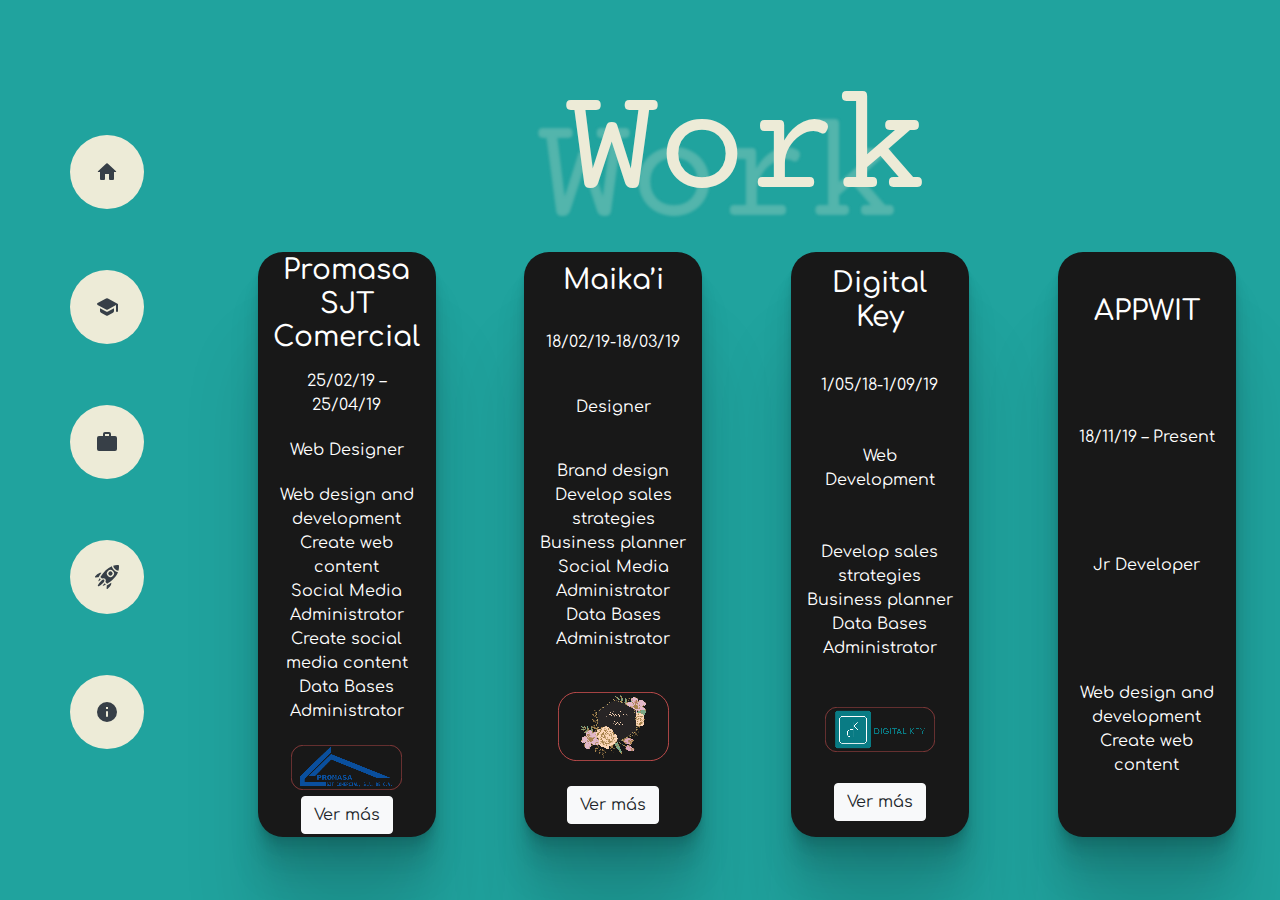
<file: work.html>
<!DOCTYPE html>
<html lang="es">
  <head>
    <meta charset="utf-8" />
    <meta name="description" content="Edgar Zea's Portafolio" />
    <meta name="keywords" content="HTML,CSS,JavaScript" />
    <meta name="author" content="Edgar Zea" />
    <meta name="viewport" content="width=device-width, initial-scale=1.0" />
    <link rel="stylesheet" type="text/css" href="css/work.css" />
    <link
      rel="stylesheet"
      href="https://stackpath.bootstrapcdn.com/bootstrap/4.4.1/css/bootstrap.min.css"
      integrity="sha384-Vkoo8x4CGsO3+Hhxv8T/Q5PaXtkKtu6ug5TOeNV6gBiFeWPGFN9MuhOf23Q9Ifjh"
      crossorigin="anonymous"
    />
    <link
      href="https://fonts.googleapis.com/css?family=Comfortaa:300,400,500|Courier+Prime:400,700&display=swap&subset=latin-ext"
      rel="stylesheet"
    />
    <title>Edgar Zea</title>
  </head>
  <body>
    <div class="container-fluid">
      <div class="row d-flex align-items-center home">
        <div
          class="col-md-2 col-12 d-flex align-items-center justify-content-center"
        >
          <ul class="nav-ul">
            <li>
              <a href="index.html">
                <img src="images/home.svg" alt="Home" title="Home" />
              </a>
            </li>
            <li>
              <a href="education.html">
                <img
                  src="images/school.svg"
                  alt="Education"
                  title="Education"
                />
              </a>
            </li>
            <li>
              <a href="work.html">
                <img src="images/work.svg" alt="Work" title="Work" />
              </a>
            </li>
            <li>
              <a href="projects.html">
                <img src="images/project.svg" alt="Projects" title="Projects" />
              </a>
            </li>
            <li>
              <a href="contact.html">
                <img src="images/info.svg" alt="Contact" title="Contact" />
              </a>
            </li>
          </ul>
        </div>
        <div
          class="col-md-10 col-12 d-flex flex-column justify-content-around mob-box"
        >
          <div class="row">
            <div
              class="col-12 d-flex justify-content-center align-items-center"
            >
              <h2 class="subtitle">Work</h2>
            </div>
          </div>
          <div class="row justify-content-around work-box">
            <div
              class="col-md-2 col-5 d-flex flex-column align-items-center justify-content-around shadow-box text-center"
            >
              <h3>
                Promasa SJT Comercial
              </h3>
              <p>25/02/19 – 25/04/19</p>
              <p>Web Designer</p>
              <p>
                Web design and development
                <br />
                Create web content
                <br />
                Social Media Administrator
                <br />
                Create social media content
                <br />
                Data Bases Administrator
              </p>
              <img src="images/promasa.svg" alt="" />
              <a href="promasaSJT/index.html" target="_blank">
                <button class="btn btn-light" type="button" name="button">
                  Ver más
                </button>
              </a>
            </div>
            <div
              class="col-md-2 col-5 d-flex flex-column align-items-center justify-content-around shadow-box text-center"
            >
              <h3>
                Maika’i
              </h3>
              <p>18/02/19-18/03/19</p>
              <p>Designer</p>
              <p>
                Brand design
                <br />
                Develop sales strategies
                <br />
                Business planner
                <br />
                Social Media Administrator
                <br />
                Data Bases Administrator
              </p>
              <img src="images/maikai-logo-img.svg" alt="" />
              <a href="maikai/maikaiDesign.pdf" target="_blank">
                <button class="btn btn-light" type="button" name="button">
                  Ver más
                </button class="btn btn-light">
              </a>
            </div>
            <div
              class="col-md-2 col-5 d-flex flex-column align-items-center justify-content-around shadow-box text-center"
            >
              <h3>
                Digital Key
              </h3>
              <p>1/05/18-1/09/19</p>
              <p>Web Development</p>
              <p>
                Develop sales strategies
                <br />
                Business planner
                <br />
                Data Bases Administrator
                <br />
              </p>
              <img src="images/digitalKey.svg" alt="" />
              <a href="digitalKey/index.html" target="_blank">
                <button class="btn btn-light" type="button" name="button">
                  Ver más
                </button>
              </a>
            </div>
            <div
              class="col-md-2 col-5 d-flex flex-column align-items-center justify-content-around shadow-box text-center"
            >
              <h3>
                APPWIT
              </h3>
              <p>
                18/11/19 – Present
              </p>
              <p>
                Jr Developer
              </p>
              <p>
                Web design and development
                <br />
                Create web content
              </p>
            </div>
          </div>
        </div>
      </div>
    </div>
    <script
      src="https://code.jquery.com/jquery-3.4.1.slim.min.js"
      integrity="sha384-J6qa4849blE2+poT4WnyKhv5vZF5SrPo0iEjwBvKU7imGFAV0wwj1yYfoRSJoZ+n"
      crossorigin="anonymous"
    ></script>
    <script
      src="https://cdn.jsdelivr.net/npm/popper.js@1.16.0/dist/umd/popper.min.js"
      integrity="sha384-Q6E9RHvbIyZFJoft+2mJbHaEWldlvI9IOYy5n3zV9zzTtmI3UksdQRVvoxMfooAo"
      crossorigin="anonymous"
    ></script>
    <script
      src="https://stackpath.bootstrapcdn.com/bootstrap/4.4.1/js/bootstrap.min.js"
      integrity="sha384-wfSDF2E50Y2D1uUdj0O3uMBJnjuUD4Ih7YwaYd1iqfktj0Uod8GCExl3Og8ifwB6"
      crossorigin="anonymous"
    ></script>
  </body>
</html>
</file>
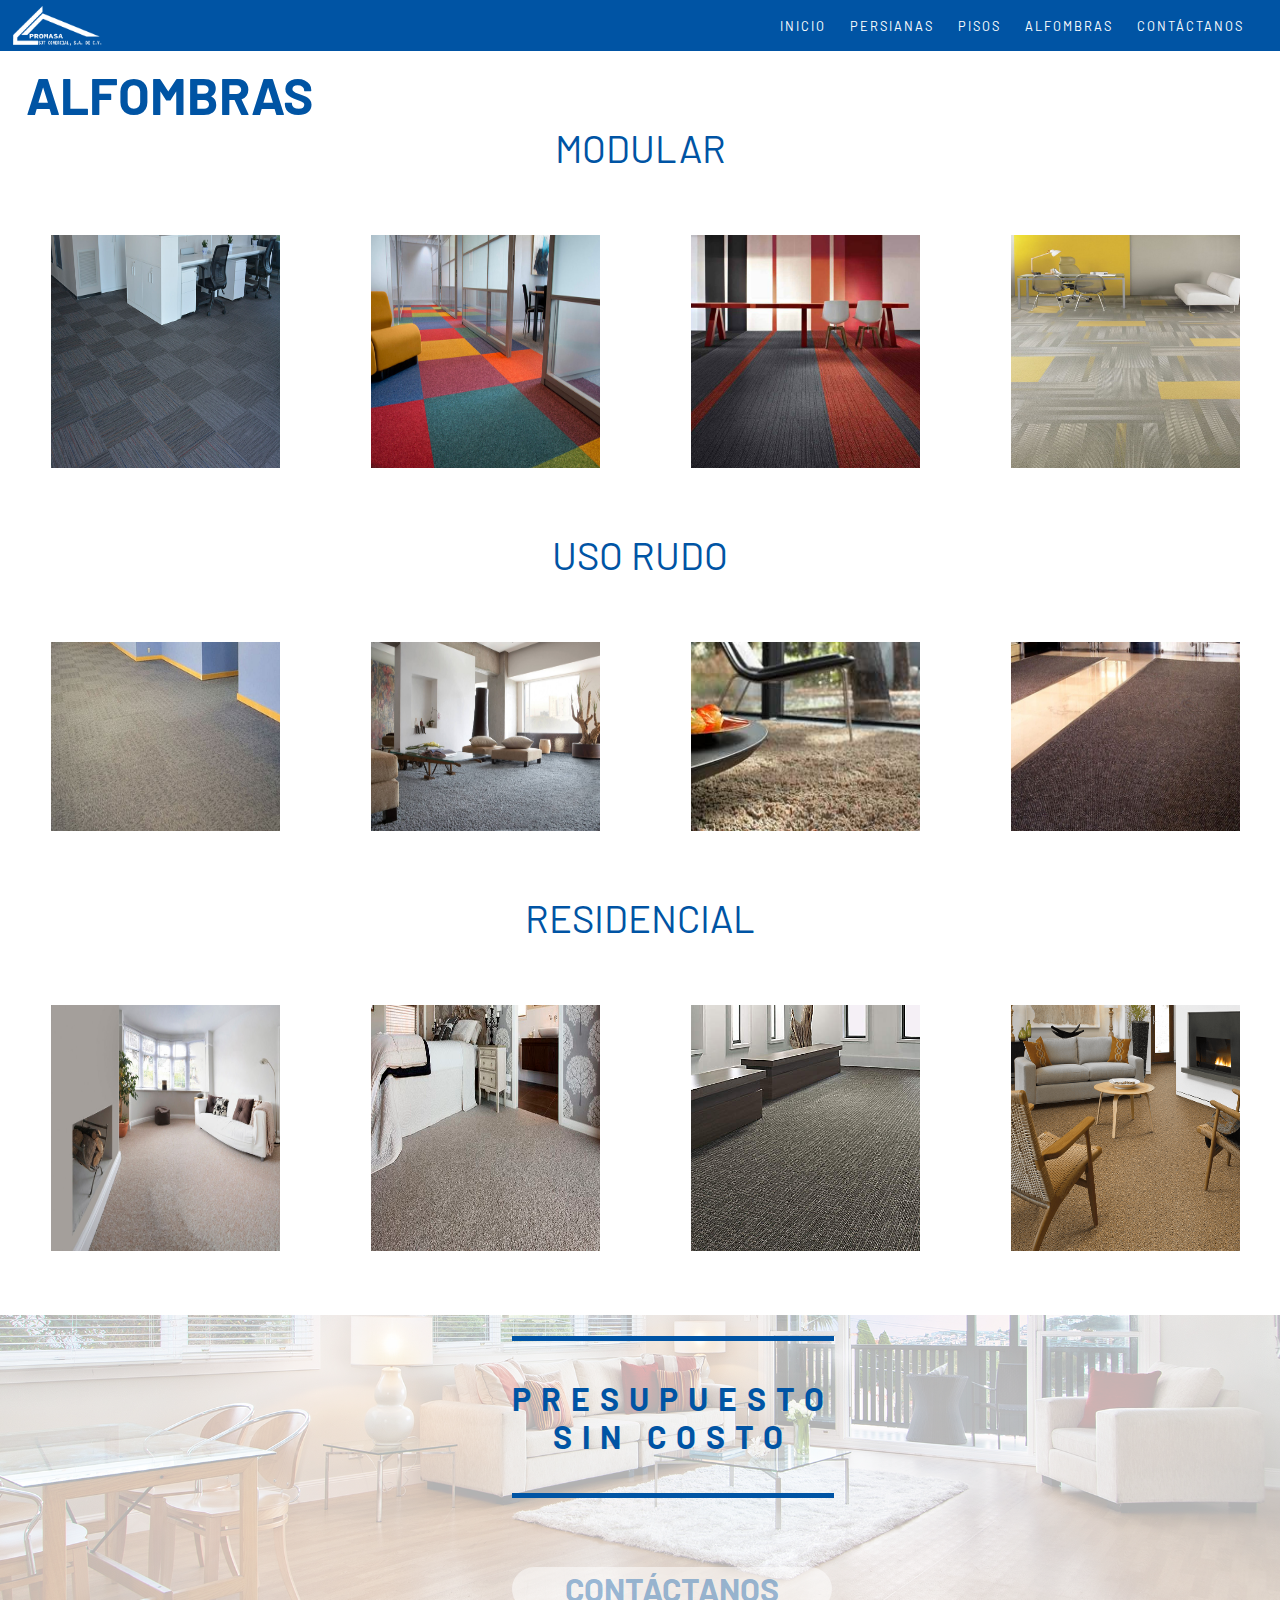
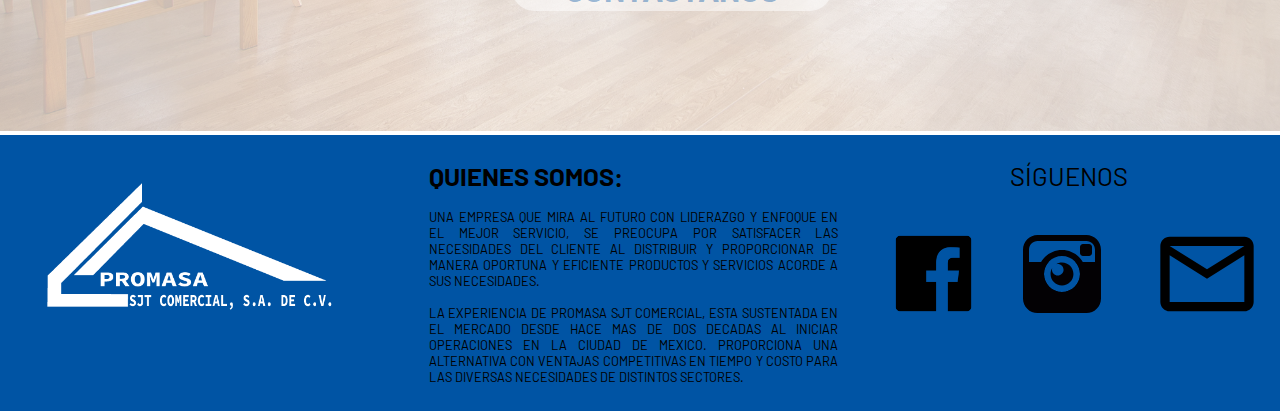
<file: promasaSJT/alfombras.html>
<!DOCTYPE html>
<html lang="en" dir="ltr">
  <head>
    <meta charset="utf-8">
    <meta name="author" content="Promasa SJT Comercial">
    <meta name="description" content="">
    <meta name="keywords" content="">
    <meta name="viewport" content="width=device-width, initial-scale=1.0">
    <link rel="stylesheet" type="text/css" href="css/alfombras.css">
    <link href="https://fonts.googleapis.com/css?family=Barlow:100,200,300,400,500,600,700,800,900" rel="stylesheet">
    <link rel="icon" type="image/ico" href="images/Favicon.ico" sizes="16x16"/>
    <link rel="icon" type=”image/png” href="images/favicon.png" sizes="16x16"/>
    <title>Promasa SJT Comercial</title>
  </head>
  <body>
    <header>
      <div id="topp">
        <div id="homeimg">
          <a href="index.html">
            <img id="promasaWhite" src="images/isologoBlanco.png" alt="Promasa SJT Comercial">
          </a>
        </div>
        <nav>
          <ul>
            <li>
              <a href="index.html">Inicio</a>
            </li>
            <li>
              <a href="persianas.html">Persianas</a>
            </li>
            <li>
              <a href="pisos.html">Pisos</a>
            </li>
            <li>
              <a href="alfombras.html">Alfombras</a>
            </li>
            <li>
              <a href="contactanos.html">Contáctanos</a>
            </li>
          </ul>
        </nav>
      </div>
    </header>
    <main>
      <h2>
        ALFOMBRAS
      </h2>
      <div id="galeriaAlfombras" class="">
        <div id="alfombraModular">
          <p>
            MODULAR
          </p>
          <div  id="galeriaModular">
            <div>
              <img class="pisos"src="images/alfombraModular1.jpg" alt="">
              <p></p>
            </div>
            <div>
              <img class="pisos"src="images/alfombraModular2.jpg" alt="">
              <p></p>
            </div>
            <div>
              <img class="pisos"src="images/alfombraModular3.jpg" alt="">
              <p></p>
            </div>
            <div>
              <img class="pisos"src="images/alfombraModular4.jpg" alt="">
              <p></p>
            </div>
          </div>
        </div>
        <div id="alfombraUso">
          <p>
            USO RUDO
          </p>
          <div  id="galeriaUso">
            <div>
              <img class="pisos"src="images/alfombraUso1.jpg" alt="">
              <p></p>
            </div>
            <div>
              <img class="pisos"src="images/alfombraUso2.jpg" alt="">
              <p></p>
            </div>
            <div>
              <img class="pisos"src="images/alfombraUso3.jpeg" alt="">
              <p></p>
            </div>
            <div>
              <img class="pisos"src="images/alfombraUso4.jpg" alt="">
              <p></p>
            </div>
          </div>
        </div>
        <div id="alfombraResidencial">
          <p>
            RESIDENCIAL
          </p>
          <div  id="galeriaResidencial">
            <div>
              <img class="pisos"src="images/alfombraResidencial1.jpg" alt="">
              <p></p>
            </div>
            <div>
              <img class="pisos"src="images/alfombraResidencial2.jpg" alt="">
              <p></p>
            </div>
            <div>
              <img class="pisos"src="images/alfombraResidencial3.jpg" alt="">
              <p></p>
            </div>
            <div>
              <img class="pisos"src="images/alfombraResidencial4.png" alt="">
              <p></p>
            </div>
          </div>
        </div>
      </div>
    </main>
    <div id="banner">
      <div id="presupuestoBanner">
        <img src="images/banner.jpg" alt="">
        <p>
          PRESUPUESTO
          <br>
          SIN COSTO
        </p>
      </div>
      <div id="buttonContact">
        <a href="contactanos.html">
          <button type="button" name="button">
            CONTÁCTANOS
          </button>
        </a>
      </div>
    </div>
    <footer>
      <div class="isologoFooter">
        <img id="promasaWhiteFooter" src="images/isologoBlanco.png" alt="Promasa SJT Comercial">
      </div>
      <div class="information">
        <h2>QUIENES SOMOS:</h2>
        <br>
        <p>
          UNA EMPRESA QUE MIRA AL FUTURO CON LIDERAZGO Y ENFOQUE EN EL MEJOR SERVICIO, SE PREOCUPA POR SATISFACER LAS NECESIDADES DEL CLIENTE AL DISTRIBUIR Y PROPORCIONAR DE MANERA OPORTUNA Y EFICIENTE PRODUCTOS Y SERVICIOS ACORDE A SUS NECESIDADES.
          <br>
          <br>
          LA EXPERIENCIA DE PROMASA SJT COMERCIAL, ESTA SUSTENTADA EN EL MERCADO DESDE HACE MAS DE DOS DECADAS AL INICIAR OPERACIONES EN LA CIUDAD DE MEXICO.
          PROPORCIONA UNA ALTERNATIVA CON VENTAJAS COMPETITIVAS EN TIEMPO Y COSTO PARA LAS DIVERSAS NECESIDADES DE DISTINTOS SECTORES.
        </p>
      </div>
      <div class="socialMedia">
        <p>SÍGUENOS</p>
        <div class="socialMediaIcons">
          <div>
            <a href="#"><img id="facebook" src="images/Facebook Black.png"></a>
          </div>
          <div>
            <a href="#"><img id="instagram" src="images/instagram.svg"></a>
          </div>
          <div>
            <a href="mailto:promasasjt@hotmail.com?Subject="><img id="email" src="images/email.svg"></a>
          </div>
        </div>
      </div>
    </footer>
  </body>
</html>
</file>
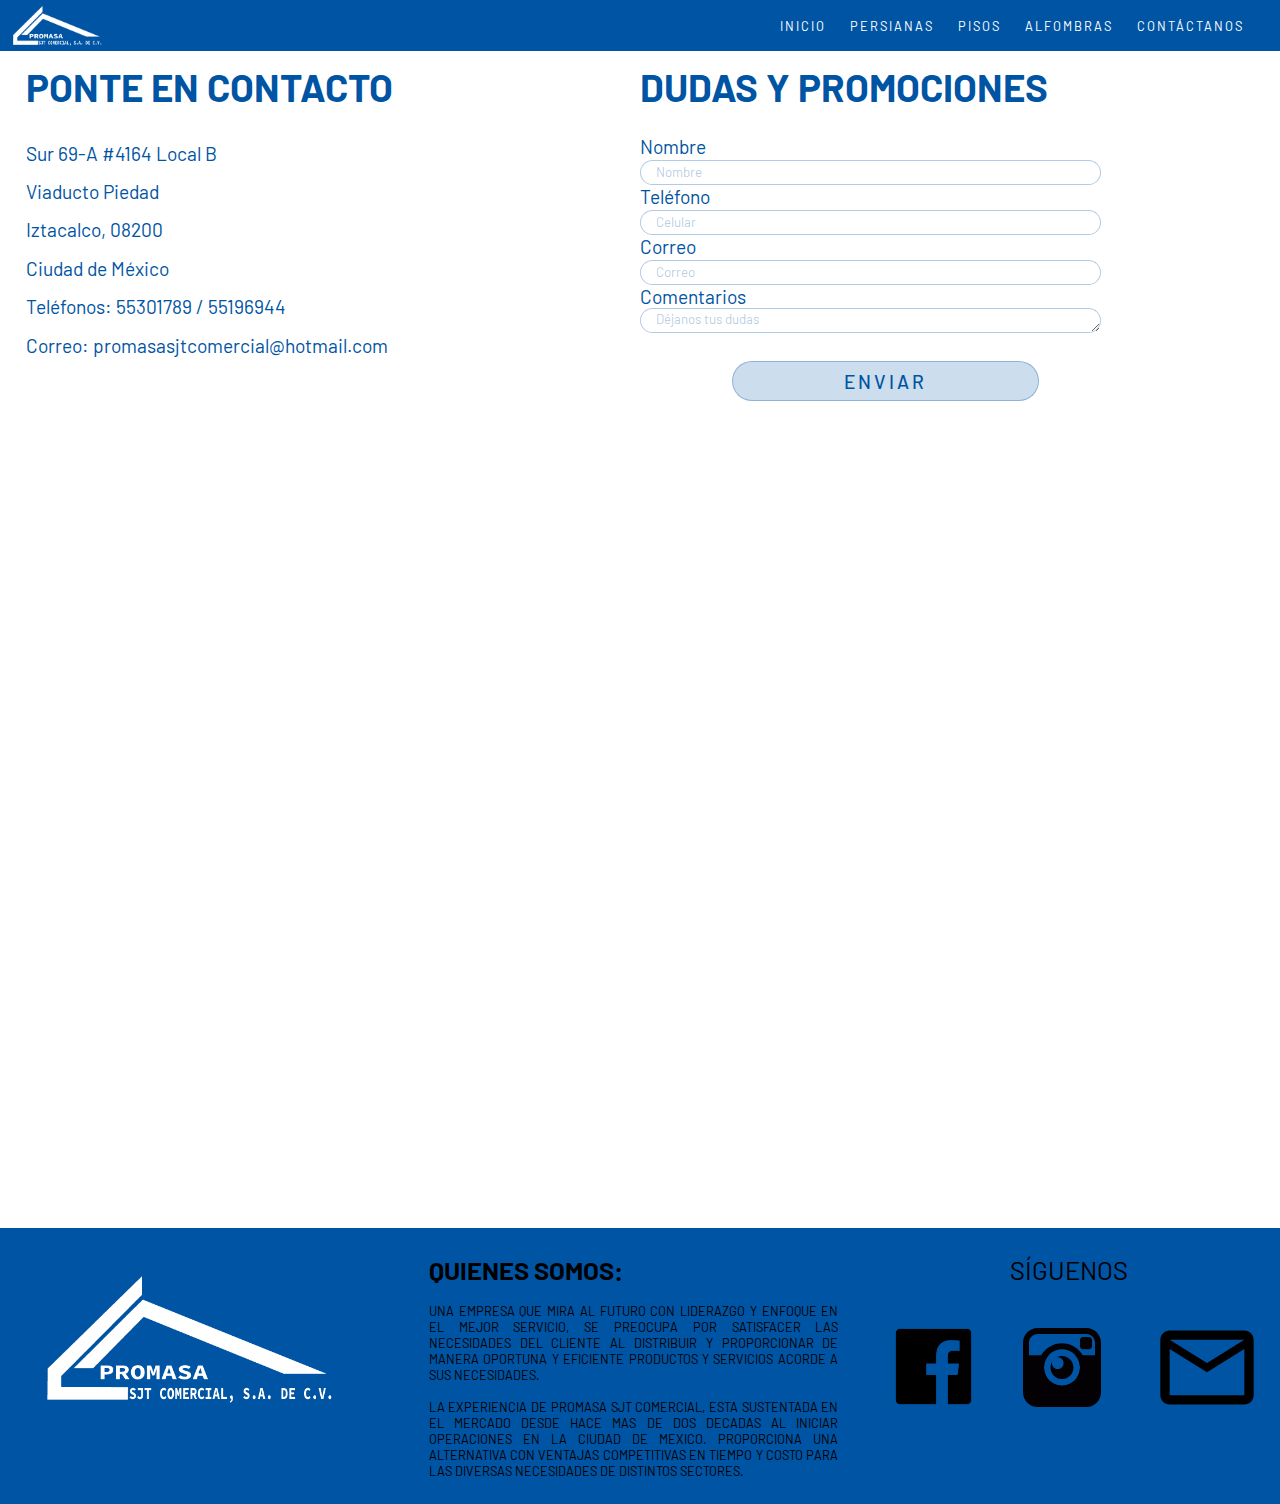
<file: promasaSJT/contactanos.html>
<!DOCTYPE html>
<html lang="en" dir="ltr">
  <head>
    <meta charset="utf-8">
    <meta name="author" content="Promasa SJT Comercial">
    <meta name="description" content="">
    <meta name="keywords" content="">
    <meta name="viewport" content="width=device-width, initial-scale=1.0">
    <link rel="stylesheet" type="text/css" href="css/contactanos.css">
    <link href="https://fonts.googleapis.com/css?family=Barlow:100,200,300,400,500,600,700,800,900" rel="stylesheet">
    <link rel="icon" type="image/ico" href="images/Favicon.ico" sizes="16x16"/>
    <link rel="icon" type=”image/png” href="images/favicon.png" sizes="16x16"/>
    <title>Promasa SJT Comercial</title>
  </head>
  <body>
    <header>
      <div id="topp">
        <div id="homeimg">
          <a href="index.html">
            <img id="promasaWhite" src="images/isologoBlanco.png" alt="Promasa SJT Comercial">
          </a>
        </div>
        <nav>
          <ul>
            <li>
              <a href="index.html">Inicio</a>
            </li>
            <li>
              <a href="persianas.html">Persianas</a>
            </li>
            <li>
              <a href="pisos.html">Pisos</a>
            </li>
            <li>
              <a href="alfombras.html">Alfombras</a>
            </li>
            <li>
              <a href="contactanos.html">Contáctanos</a>
            </li>
          </ul>
        </nav>
      </div>
    </header>
    <div id="contact">
      <div class="data">
        <div id="phonemail">
          <h2>
            PONTE EN CONTACTO
          </h2>
          <p>
            Sur 69-A #4164 Local B
            <br>
            Viaducto Piedad
            <br>
            Iztacalco, 08200
            <br>
            Ciudad de México
            <br>
            Teléfonos: 55301789 / 55196944
            <br>
            Correo: promasasjtcomercial@hotmail.com
          </p>
        </div>
        <div id="subscription">
          <h2>
            DUDAS Y PROMOCIONES
          </h2>
          <form action="php/prueba.php" method="post">
            Nombre
            <br>
            <input type="text" name="Nombre" value="" placeholder="Nombre" required>
            <br>
            Teléfono
            <br>
            <input type="tel" name="Phone" value="" placeholder="Celular" required>
            <br>
            Correo
            <br>
            <input type="email" name="Email" value="" placeholder="Correo" required>
            <br>
            Comentarios
            <br>
            <textarea name="Comments" rows="8" cols="80"placeholder="Déjanos tus dudas" required></textarea>
            <br>
            <button type="submit" name="button">
              ENVIAR
            </button>
          </form>
        </div>
      </div>
      <div>
        <div id="maps">
          <iframe src="https://www.google.com/maps/embed?pb=!1m18!1m12!1m3!1d3763.263911306122!2d-99.13159078509078!3d19.40099994671767!2m3!1f0!2f0!3f0!3m2!1i1024!2i768!4f13.1!3m3!1m2!1s0x85d1feee7dcccff5%3A0x48c1ab37c7a98716!2sPromasa+STJ!5e0!3m2!1ses-419!2smx!4v1552598795633" width="100%" height="700" frameborder="0" style="border:0" allowfullscreen></iframe>
        </div>
      </div>
    </div>
    <footer>
      <div class="isologoFooter">
        <img id="promasaWhiteFooter" src="images/isologoBlanco.png" alt="Promasa SJT Comercial">
      </div>
      <div class="information">
        <h2>QUIENES SOMOS:</h2>
        <br>
        <p>
          UNA EMPRESA QUE MIRA AL FUTURO CON LIDERAZGO Y ENFOQUE EN EL MEJOR SERVICIO, SE PREOCUPA POR SATISFACER LAS NECESIDADES DEL CLIENTE AL DISTRIBUIR Y PROPORCIONAR DE MANERA OPORTUNA Y EFICIENTE PRODUCTOS Y SERVICIOS ACORDE A SUS NECESIDADES.
          <br>
          <br>
          LA EXPERIENCIA DE PROMASA SJT COMERCIAL, ESTA SUSTENTADA EN EL MERCADO DESDE HACE MAS DE DOS DECADAS AL INICIAR OPERACIONES EN LA CIUDAD DE MEXICO.
          PROPORCIONA UNA ALTERNATIVA CON VENTAJAS COMPETITIVAS EN TIEMPO Y COSTO PARA LAS DIVERSAS NECESIDADES DE DISTINTOS SECTORES.
        </p>
      </div>
      <div class="socialMedia">
        <p>SÍGUENOS</p>
        <div class="socialMediaIcons">
          <div>
            <a href="#"><img id="facebook" src="images/Facebook Black.png"></a>
          </div>
          <div>
            <a href="#"><img id="instagram" src="images/instagram.svg"></a>
          </div>
          <div>
            <a href="mailto:promasasjt@hotmail.com?Subject="><img id="email" src="images/email.svg"></a>
          </div>
        </div>
      </div>
    </footer>
  </body>
</html>
</file>
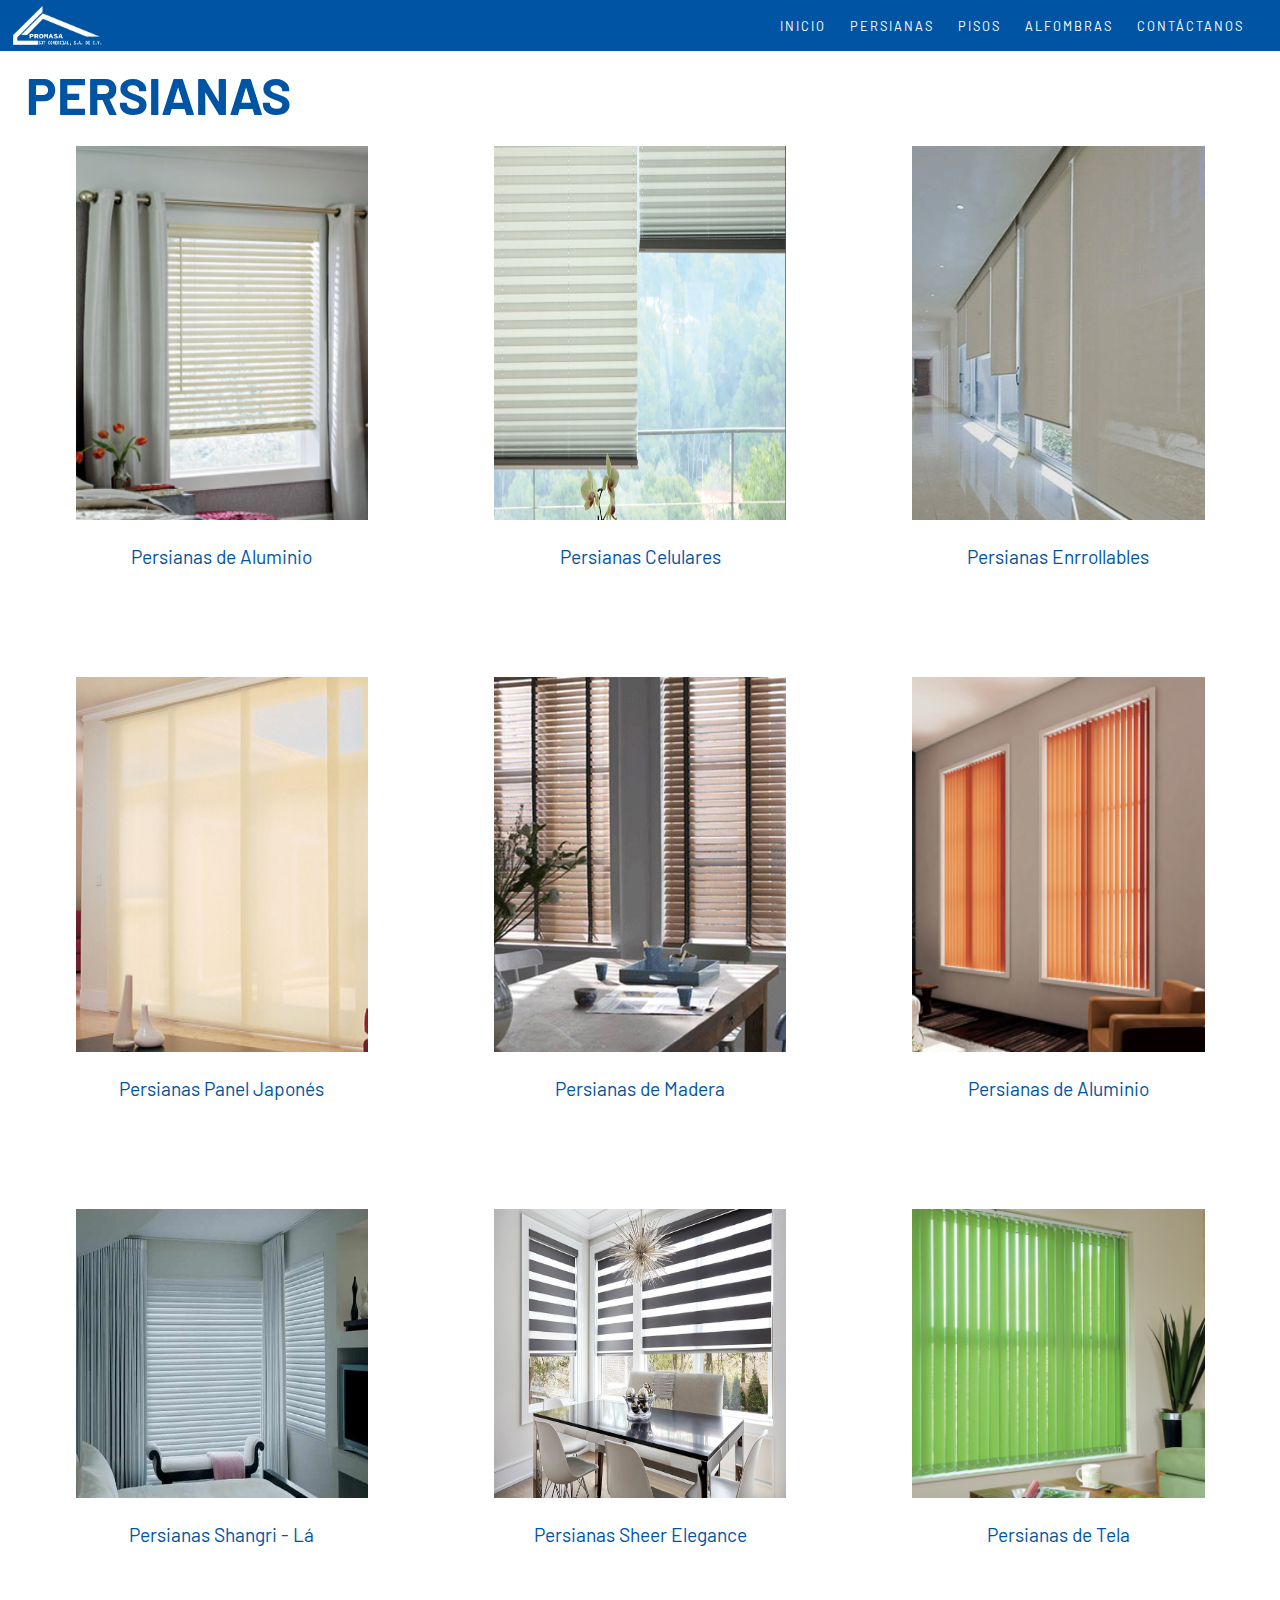
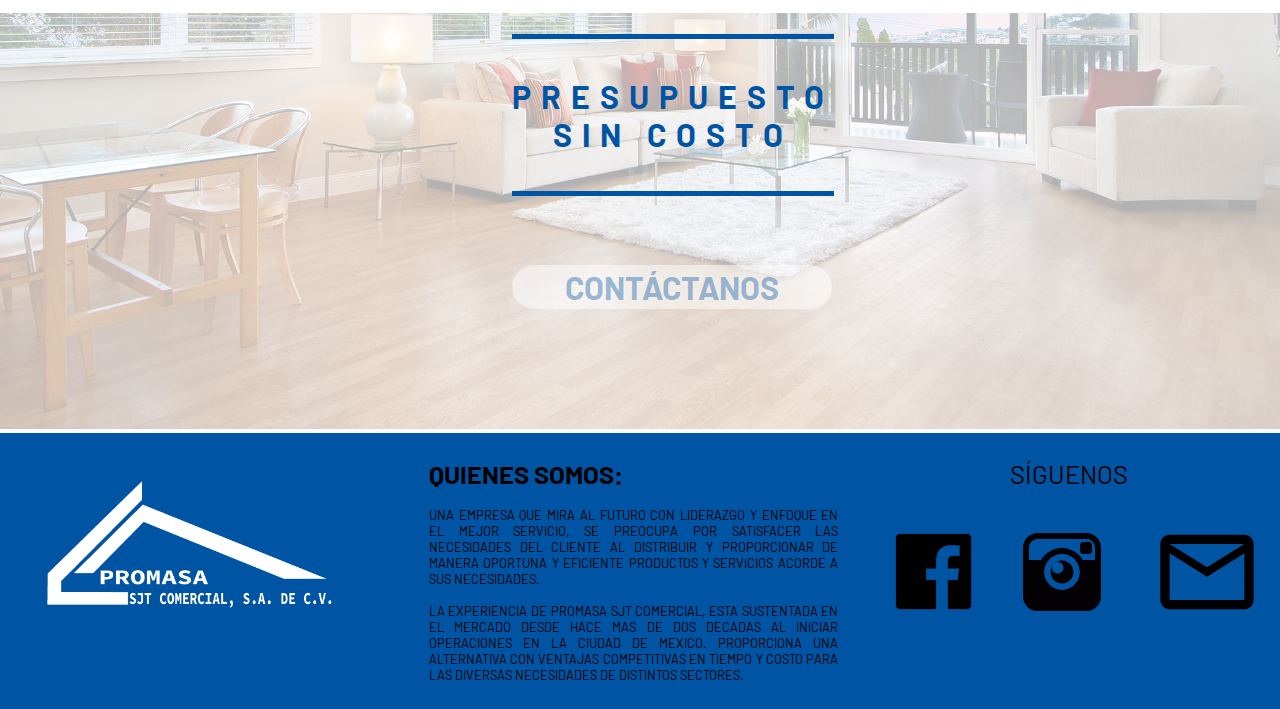
<file: promasaSJT/persianas.html>
<!DOCTYPE html>
<html>
  <head>
    <meta charset="utf-8">
    <meta name="author" content="Promasa SJT Comercial">
    <meta name="description" content="">
    <meta name="keywords" content="">
    <meta name="viewport" content="width=device-width, initial-scale=1.0">
    <link rel="stylesheet" type="text/css" href="css/persianas.css">
    <link href="https://fonts.googleapis.com/css?family=Barlow:100,200,300,400,500,600,700,800,900" rel="stylesheet">
    <link rel="icon" type="image/ico" href="images/Favicon.ico" sizes="16x16"/>
    <link rel="icon" type=”image/png” href="images/favicon.png" sizes="16x16"/>
    <title>Promasa SJT Comercial</title>
  </head>
  <body>
    <header>
      <div id="topp">
        <div id="homeimg">
          <a href="index.html">
            <img id="promasaWhite" src="images/isologoBlanco.png" alt="Promasa SJT Comercial">
          </a>
        </div>
        <nav>
          <ul>
            <li>
              <a href="index.html">Inicio</a>
            </li>
            <li>
              <a href="persianas.html">Persianas</a>
            </li>
            <li>
              <a href="pisos.html">Pisos</a>
            </li>
            <li>
              <a href="alfombras.html">Alfombras</a>
            </li>
            <li>
              <a href="contactanos.html">Contáctanos</a>
            </li>
          </ul>
        </nav>
      </div>
    </header>
    <main>
      <h2>
        PERSIANAS
      </h2>
      <div id="galeriaPersianas" class="">
        <div>
          <img class="persianas"src="images/persianasAluminio.png" alt="">
          <p>Persianas de Aluminio</p>
        </div>
        <div>
          <img class="persianas"src="images/persianasCelulares.jpg" alt="">
          <p>Persianas Celulares</p>
        </div>
        <div>
          <img class="persianas"src="images/persianasEnrrollables.png" alt="">
          <p>Persianas Enrrollables</p>
        </div>
        <div>
          <img class="persianas"src="images/persianasJapones.png" alt="">
          <p>Persianas Panel Japonés</p>
        </div>
        <div>
          <img class="persianas"src="images/persianasMadera.png" alt="">
          <p>Persianas de Madera</p>
        </div>
        <div>
          <img class="persianas"src="images/persianasPvc.png" alt="">
          <p>Persianas de Aluminio</p>
        </div>
        <div>
          <img class="persianas"src="images/persianasShangrila.jpg" alt="">
          <p>Persianas Shangri - Lá</p>
        </div>
        <div>
          <img class="persianas"src="images/persianasSheer.jpg" alt="">
          <p>Persianas Sheer Elegance</p>
        </div>
        <div>
          <img class="persianas"src="images/persianasTela.png" alt="">
          <p>Persianas de Tela</p>
        </div>
      </div>
    </main>
    <div id="banner">
      <div id="presupuestoBanner">
        <img src="images/banner.jpg" alt="">
        <p>
          PRESUPUESTO
          <br>
          SIN COSTO
        </p>
      </div>
      <div id="buttonContact">
        <a href="contactanos.html">
          <button type="button" name="button">
            CONTÁCTANOS
          </button>
        </a>
      </div>
    </div>
    <footer>
      <div class="isologoFooter">
        <img id="promasaWhiteFooter" src="images/isologoBlanco.png" alt="Promasa SJT Comercial">
      </div>
      <div class="information">
        <h2>QUIENES SOMOS:</h2>
        <br>
        <p>
          UNA EMPRESA QUE MIRA AL FUTURO CON LIDERAZGO Y ENFOQUE EN EL MEJOR SERVICIO, SE PREOCUPA POR SATISFACER LAS NECESIDADES DEL CLIENTE AL DISTRIBUIR Y PROPORCIONAR DE MANERA OPORTUNA Y EFICIENTE PRODUCTOS Y SERVICIOS ACORDE A SUS NECESIDADES.
          <br>
          <br>
          LA EXPERIENCIA DE PROMASA SJT COMERCIAL, ESTA SUSTENTADA EN EL MERCADO DESDE HACE MAS DE DOS DECADAS AL INICIAR OPERACIONES EN LA CIUDAD DE MEXICO.
          PROPORCIONA UNA ALTERNATIVA CON VENTAJAS COMPETITIVAS EN TIEMPO Y COSTO PARA LAS DIVERSAS NECESIDADES DE DISTINTOS SECTORES.
        </p>
      </div>
      <div class="socialMedia">
        <p>SÍGUENOS</p>
        <div class="socialMediaIcons">
          <div>
            <a href="#"><img id="facebook" src="images/Facebook Black.png"></a>
          </div>
          <div>
            <a href="#"><img id="instagram" src="images/instagram.svg"></a>
          </div>
          <div>
            <a href="mailto:promasasjt@hotmail.com?Subject="><img id="email" src="images/email.svg"></a>
          </div>
        </div>
      </div>
    </footer>
  </body>
</html>
</file>
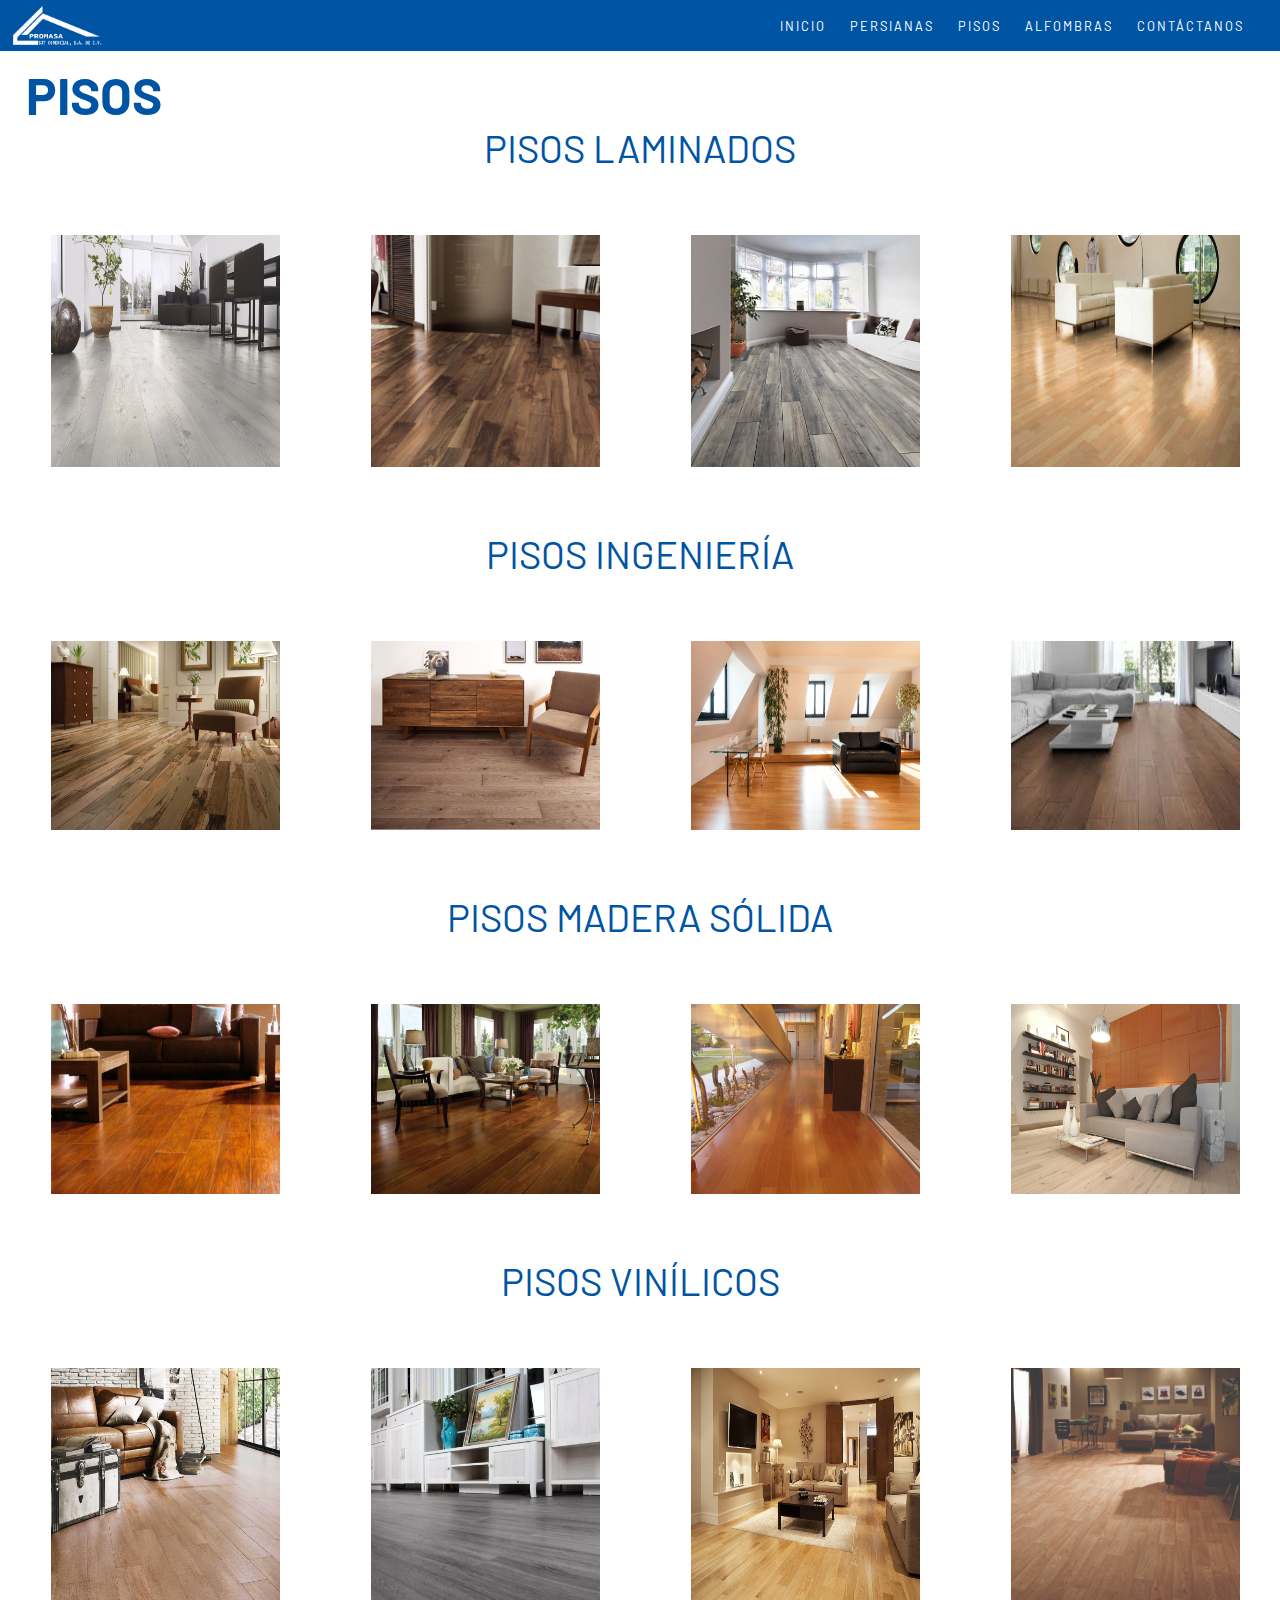
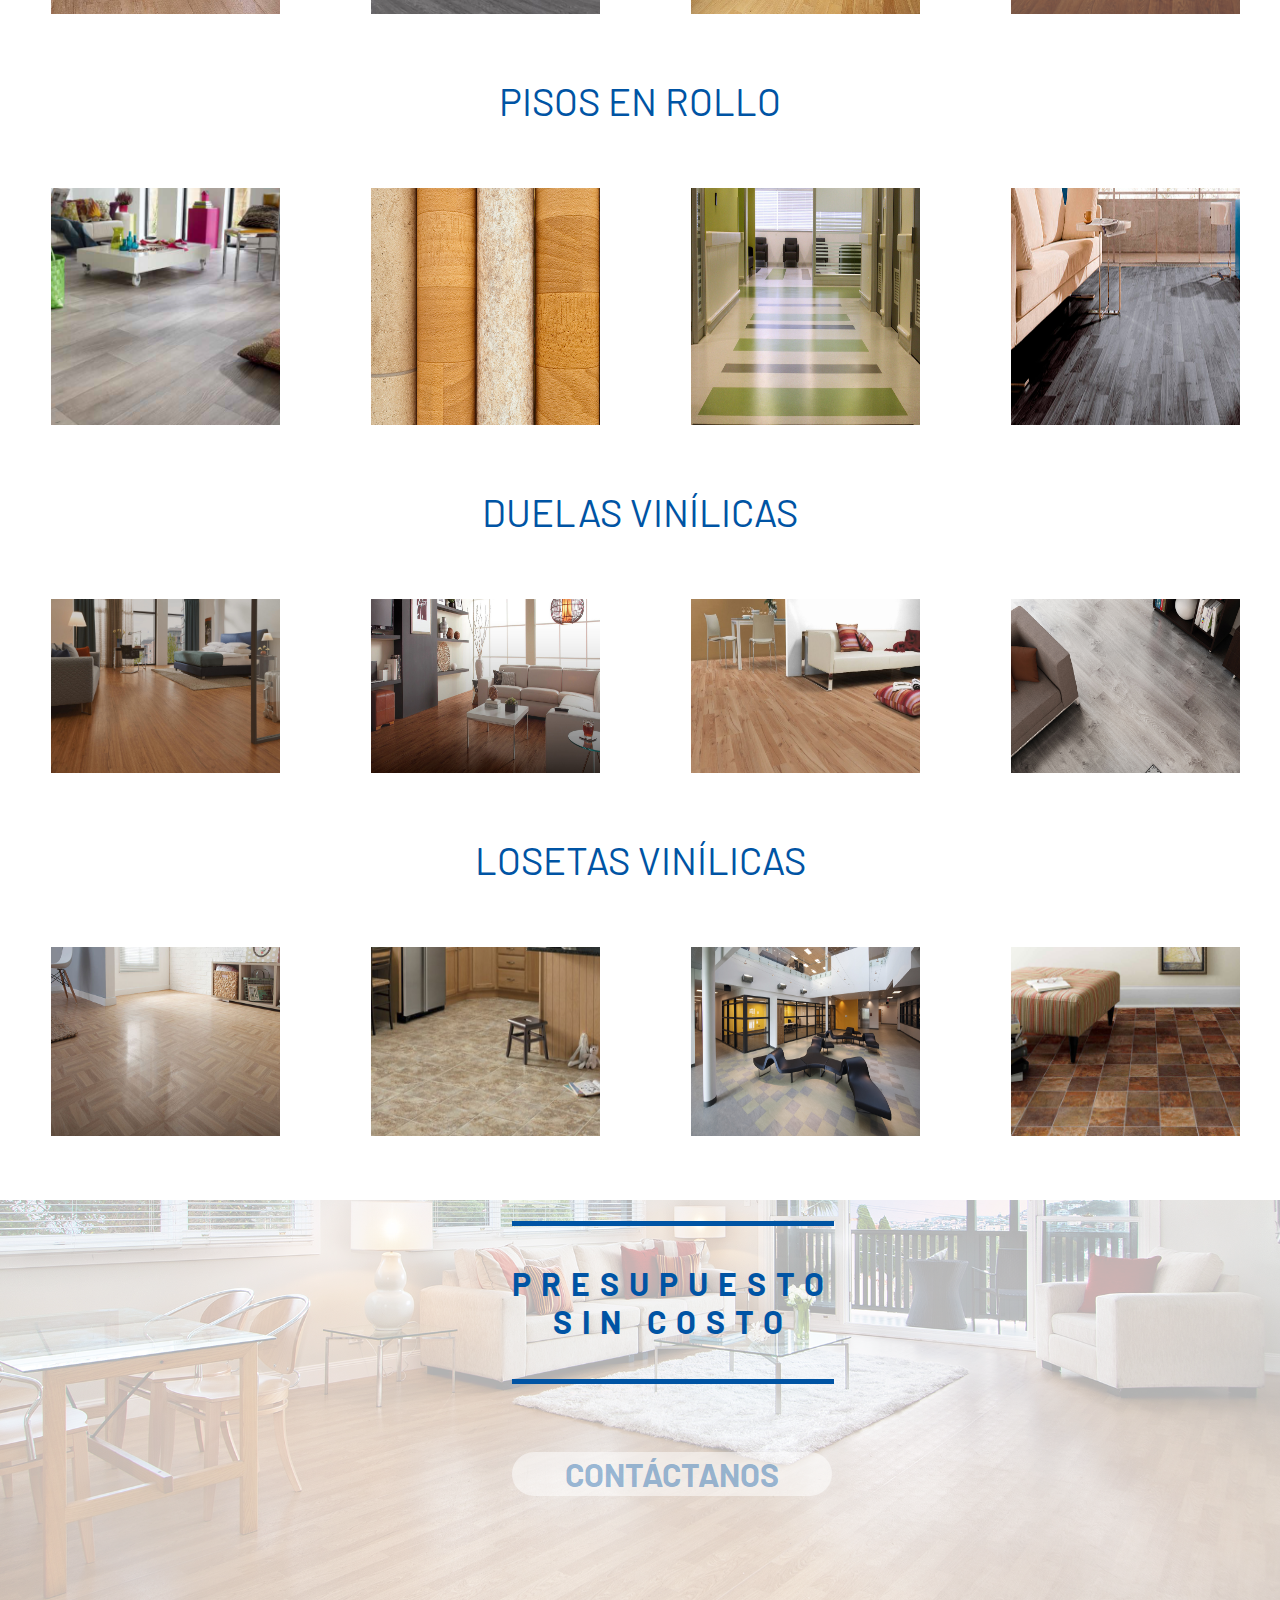
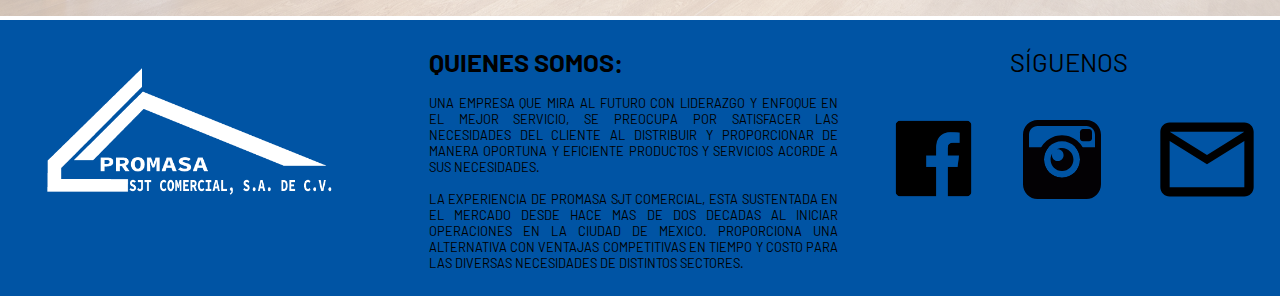
<file: promasaSJT/pisos.html>
<!DOCTYPE html>
<html lang="en" dir="ltr">
  <head>
    <meta charset="utf-8">
    <meta name="author" content="Promasa SJT Comercial">
    <meta name="description" content="">
    <meta name="keywords" content="">
    <meta name="viewport" content="width=device-width, initial-scale=1.0">
    <link rel="stylesheet" type="text/css" href="css/pisos.css">
    <link href="https://fonts.googleapis.com/css?family=Barlow:100,200,300,400,500,600,700,800,900" rel="stylesheet">
    <link rel="icon" type="image/ico" href="images/Favicon.ico" sizes="16x16"/>
    <link rel="icon" type=”image/png” href="images/favicon.png" sizes="16x16"/>
    <title>Promasa SJT Comercial</title>
  </head>
  <body>
    <header>
      <div id="topp">
        <div id="homeimg">
          <a href="index.html">
            <img id="promasaWhite" src="images/isologoBlanco.png" alt="Promasa SJT Comercial">
          </a>
        </div>
        <nav>
          <ul>
            <li>
              <a href="index.html">Inicio</a>
            </li>
            <li>
              <a href="persianas.html">Persianas</a>
            </li>
            <li>
              <a href="pisos.html">Pisos</a>
            </li>
            <li>
              <a href="alfombras.html">Alfombras</a>
            </li>
            <li>
              <a href="contactanos.html">Contáctanos</a>
            </li>
          </ul>
        </nav>
      </div>
    </header>
    <main>
      <h2>
        PISOS
      </h2>
      <div id="galeriaPisos" class="">
        <div id="pisoLaminado">
          <p>
            PISOS LAMINADOS
          </p>
          <div  id="galeriaLaminada">
            <div>
              <img class="pisos"src="images/pisoLaminado1.jpg" alt="">
              <p></p>
            </div>
            <div>
              <img class="pisos"src="images/pisoLaminado2.jpg" alt="">
              <p></p>
            </div>
            <div>
              <img class="pisos"src="images/pisoLaminado3.jpeg" alt="">
              <p></p>
            </div>
            <div>
              <img class="pisos"src="images/pisoLaminado4.jpg" alt="">
              <p></p>
            </div>
          </div>
        </div>
        <div id="pisoIngenieria">
          <p>
            PISOS INGENIERÍA
          </p>
          <div  id="galeriaIngenieria">
            <div>
              <img class="pisos"src="images/pisoIngenieria1.jpg" alt="">
              <p></p>
            </div>
            <div>
              <img class="pisos"src="images/pisoIngenieria2.jpg" alt="">
              <p></p>
            </div>
            <div>
              <img class="pisos"src="images/pisoIngenieria3.jpg" alt="">
              <p></p>
            </div>
            <div>
              <img class="pisos"src="images/pisoIngenieria4.jpeg" alt="">
              <p></p>
            </div>
          </div>
        </div>
        <div id="pisoMadera">
          <p>
            PISOS MADERA SÓLIDA
          </p>
          <div  id="galeriaMadera">
            <div>
              <img class="pisos"src="images/pisoMadera1.jpg" alt="">
              <p></p>
            </div>
            <div>
              <img class="pisos"src="images/pisoMadera2.jpg" alt="">
              <p></p>
            </div>
            <div>
              <img class="pisos"src="images/pisoMadera3.jpg" alt="">
              <p></p>
            </div>
            <div>
              <img class="pisos"src="images/pisoMadera4.jpg" alt="">
              <p></p>
            </div>
          </div>
        </div>
        <div id="pisoVinilico">
          <p>
            PISOS VINÍLICOS
          </p>
          <div  id="galeriaVinilica">
            <div>
              <img class="pisos"src="images/pisoVinilico1.jpg" alt="">
              <p></p>
            </div>
            <div>
              <img class="pisos"src="images/pisoVinilico2.jpg" alt="">
              <p></p>
            </div>
            <div>
              <img class="pisos"src="images/pisoVinilico3.jpg" alt="">
              <p></p>
            </div>
            <div>
              <img class="pisos"src="images/pisoVinilico4.jpg" alt="">
              <p></p>
            </div>
          </div>
        </div>
        <div id="pisoRollo">
          <p>
            PISOS EN ROLLO
          </p>
          <div  id="galeriaRollo">
            <div>
              <img class="pisos"src="images/pisoRollo1.png" alt="">
              <p></p>
            </div>
            <div>
              <img class="pisos"src="images/pisoRollo2.jpg" alt="">
              <p></p>
            </div>
            <div>
              <img class="pisos"src="images/pisoRollo3.jpg" alt="">
              <p></p>
            </div>
            <div>
              <img class="pisos"src="images/pisoRollo4.jpg" alt="">
              <p></p>
            </div>
          </div>
        </div>
        <div id="duelaVinilica">
          <p>
            DUELAS VINÍLICAS
          </p>
          <div  id="galeriaDuela">
            <div>
              <img class="pisos"src="images/duelaVinilica1.jpg" alt="">
              <p></p>
            </div>
            <div>
              <img class="pisos"src="images/duelaVinilica2.jpg" alt="">
              <p></p>
            </div>
            <div>
              <img class="pisos"src="images/duelaVinilica3.jpg" alt="">
              <p></p>
            </div>
            <div>
              <img class="pisos"src="images/duelaVinilica4.jpg" alt="">
              <p></p>
            </div>
          </div>
        </div>
        <div id="losetaVinilica">
          <p>
            LOSETAS VINÍLICAS
          </p>
          <div  id="galeriaLoseta">
            <div>
              <img class="pisos"src="images/losetaVinilica1.jpg" alt="">
              <p></p>
            </div>
            <div>
              <img class="pisos"src="images/losetaVinilica2.jpg" alt="">
              <p></p>
            </div>
            <div>
              <img class="pisos"src="images/losetaVinilica3.jpg" alt="">
              <p></p>
            </div>
            <div>
              <img class="pisos"src="images/losetaVinilica4.jpg" alt="">
              <p></p>
            </div>
          </div>
        </div>
      </div>
    </main>
    <div id="banner">
      <div id="presupuestoBanner">
        <img src="images/banner.jpg" alt="">
        <p>
          PRESUPUESTO
          <br>
          SIN COSTO
        </p>
      </div>
      <div id="buttonContact">
        <a href="contactanos.html">
          <button type="button" name="button">
            CONTÁCTANOS
          </button>
        </a>
      </div>
    </div>
    <footer>
      <div class="isologoFooter">
        <img id="promasaWhiteFooter" src="images/isologoBlanco.png" alt="Promasa SJT Comercial">
      </div>
      <div class="information">
        <h2>QUIENES SOMOS:</h2>
        <br>
        <p>
          UNA EMPRESA QUE MIRA AL FUTURO CON LIDERAZGO Y ENFOQUE EN EL MEJOR SERVICIO, SE PREOCUPA POR SATISFACER LAS NECESIDADES DEL CLIENTE AL DISTRIBUIR Y PROPORCIONAR DE MANERA OPORTUNA Y EFICIENTE PRODUCTOS Y SERVICIOS ACORDE A SUS NECESIDADES.
          <br>
          <br>
          LA EXPERIENCIA DE PROMASA SJT COMERCIAL, ESTA SUSTENTADA EN EL MERCADO DESDE HACE MAS DE DOS DECADAS AL INICIAR OPERACIONES EN LA CIUDAD DE MEXICO.
          PROPORCIONA UNA ALTERNATIVA CON VENTAJAS COMPETITIVAS EN TIEMPO Y COSTO PARA LAS DIVERSAS NECESIDADES DE DISTINTOS SECTORES.
        </p>
      </div>
      <div class="socialMedia">
        <p>SÍGUENOS</p>
        <div class="socialMediaIcons">
          <div>
            <a href="#"><img id="facebook" src="images/Facebook Black.png"></a>
          </div>
          <div>
            <a href="#"><img id="instagram" src="images/instagram.svg"></a>
          </div>
          <div>
            <a href="mailto:promasasjt@hotmail.com?Subject="><img id="email" src="images/email.svg"></a>
          </div>
        </div>
      </div>
    </footer>
  </body>
</html>
</file>
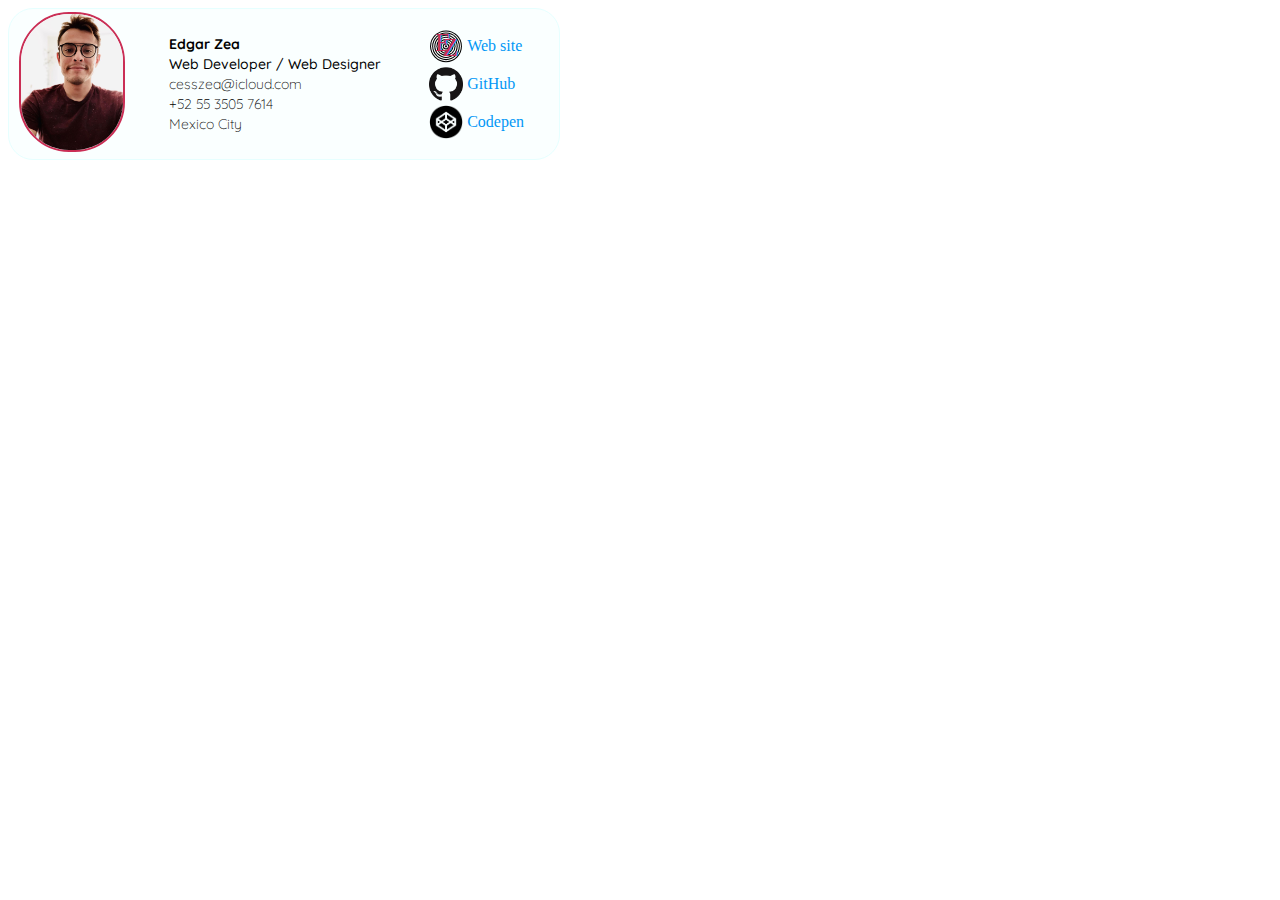
<file: signatureEmail/signature.html>
<!DOCTYPE html>
<html lang="en" dir="ltr">
  <head>
    <meta charset="utf-8">
    <title>Edgar Zea</title>
    <link rel="stylesheet" href="style-signature.css">
    <link href="https://fonts.googleapis.com/css?family=Quicksand:300,500,700&display=swap" rel="stylesheet">
    <style media="screen">
    #principal-box {
      background-color: rgba(230, 255, 255, .2);
      border: 1px solid rgba(230, 255, 255, 1);
      border-radius: 25px;
      display: flex;
      justify-content: space-around;
      align-items: center;
      height: 150px;
      width: 550px;
    }

    .boxes {
      margin: 10px;
    }

    #img-box {
      width: 20%;
    }

    #img-box img {
      border: 2px solid #CA2E55;
      border-radius: 50px;
      width: 95%;
    }

    #info-box {
      display: flex;
      justify-content: space-around;
      width: 75%;
    }

    .info-split {
      display: flex;
      flex-direction: column;
      justify-content: center;
      margin: 5px;
    }

    .info-split p {
      font-family: 'Quicksand', sans-serif;
      font-size: 14px;
      font-weight: 300;
      margin: 1px 0;
    }

    #name {
      font-weight: 700;
    }

    #title {
      font-weight: 500;
    }

    #links-pages {
      display: flex;
      flex-direction: column;
      align-content: space-around;
    }

    #links-pages a {
      color: #0197F6;
      display: flex;
      align-content: space-around;
      align-items: center;
      margin: 2px 0;
      text-decoration: none;
    }

    #links-pages a > * {
      margin: 0 2px;
    }

    #links-pages a img {
      width: 34px;
    }
    </style>
  </head>
  <body>
    <div id="principal-box">
      <div id="img-box" class="boxes">
        <img src="https://eamzea.github.io/edgarzea/signatureEmail/img-signature.jpeg" alt="">
      </div>
      <div id="info-box" class="boxes">
        <div class="info-split">
          <p id="name">Edgar Zea</p>
          <p id="title">Web Developer / Web Designer</p>
          <p>cesszea@icloud.com</p>
          <p>+52 55 3505 7614</p>
          <p>Mexico City</p>
        </div>
        <div id="links-pages" class="info-split">
          <a href="https://eamzea.github.io/edgarzea/index.html" target="_blank">
            <img src="https://eamzea.github.io/edgarzea/signatureEmail/logo-signature.svg" alt="">
            <span>Web site</span>
          </a>
          <a href="https://github.com/eamzea" target="_blank">
            <img src="https://eamzea.github.io/edgarzea/signatureEmail/github-logo-img.png" alt="">
            <span>GitHub</span>
          </a>
          <a href="https://codepen.io/eamzea" target="_blank">
            <img src="https://eamzea.github.io/edgarzea/signatureEmail/codepen-logo-img.png" alt="">
            <span>Codepen</span>
          </a>
        </div>
      </div>
    </div>
  </body>
</html>
</file>
<file: css/style.css>
.container-fluid {
  background-color: #20a39e;
  height: 100vh;
}

.home {
  height: 100vh;
}

ul {
  display: flex;
  flex-direction: column;
  height: 75vh;
  justify-content: space-around;
  padding: 0;
}

ul li {
  background-color: #edebd7;
  border-radius: 50px;
  list-style-type: none;
  padding: 25px;
}

ul li a img {
  transition: all 1s;
}

ul li a img:hover {
  transform: scale(2.1) rotate(360deg);
}

.title {
  animation: bigger 2s;
  color: #edebd7;
  font-family: "Courier Prime", monospace;
  font-size: 150px;
  text-shadow: -28px 28px 3px rgba(237, 235, 215, 0.25);
}

.corner-box {
  background-color: #fff;
  border-radius: 25px;
}

h3,
p,
a,
button,
h4 {
  font-family: "Comfortaa", cursive;
  color: #000022;
}

.h-fifty {
  height: 50vh;
}

.img-fluid {
  animation: profile 3s;
}

@keyframes ghost {
  0% {
    transform: translateX(-200px);
  }

  100% {
    transform: translateX(0);
  }
}

@keyframes bigger {
  0% {
    transform: scale(0);
  }
  50% {
    transform: scale(1.5);
    opacity: 0.75;
  }
  100% {
    transform: scale(1);
    opacity: 1;
  }
}

@keyframes profile {
  0% {
    transform: scale(2);
    opacity: 0;
  }

  100% {
    transform: scale(1);
    opacity: 1;
  }
}

@keyframes unghost {
  0% {
    transform: translateY(-200px);
  }

  100% {
    transform: translateY(0);
  }
}

@media (min-width: 768px) {
  ul li:nth-child(1) {
    animation: ghost 1s;
  }

  ul li:nth-child(2) {
    animation: ghost 1.3s;
  }

  ul li:nth-child(3) {
    animation: ghost 1.6s;
  }

  ul li:nth-child(4) {
    animation: ghost 1.9s;
  }

  ul li:nth-child(5) {
    animation: ghost 2.2s;
  }
}

@media (max-width: 767px) {
  ul {
    display: flex;
    flex-direction: row;
    justify-content: space-between;
    height: auto;
    width: 100%;
  }

  ul li {
    margin: 10px 0;
    padding: 25px;
  }

  ul li:nth-child(1) {
    animation: unghost 1s;
  }

  ul li:nth-child(2) {
    animation: unghost 1.3s;
  }

  ul li:nth-child(3) {
    animation: unghost 1.6s;
  }

  ul li:nth-child(4) {
    animation: unghost 1.9s;
  }

  ul li:nth-child(5) {
    animation: unghost 2.2s;
  }

  .title {
    font-size: 75px;
  }

  .subtitle {
    font-size: 18px;
  }

  .text {
    font-size: 12px;
  }
}
</file>
<file: digitalKey/css/StyleDK.css>
@media (min-width: 1270px) {
  * {
    box-sizing: border-box;
    font-family: 'Lato', sans-serif;
    margin: 0;
    overflow-x: hidden;
  }

  /*Menu styles*/

  header {
    height: 5%;
    margin: 0;
    width: 100%;
  }

  .menu {
    background-color: #fff;
    height: 5%;
    padding-top: 10px;
    position: fixed;
    width: 100%;
    z-index: 1;
  }

  .menu li {
    color: rgba(12,141,148, 0.8);
    display: inline;
    font-size: 16px;
    font-weight: 600;
    list-style-type: none;
    padding: 0 15px;
    transition: all 1s;
  }

  a {
    text-decoration: none;
  }

  a:link {
    color: rgba(12,141,148, 0.8);
  }

  a:visited {
    color: rgba(12,141,148, 0.1);
  }

  .home-logo {
    height: 80%;
    margin: 0 auto;
    padding-top: 5%;
    width: 100vw;
  }

  /*Main Image*/

  .home-logo img {
    animation: start-img 2s, click-img 2s infinite 2s;
    height: 55%;
    margin: 0 30%;
    width: 45%;
  }

  @keyframes start-img {
    0% {
      transform: scale(2);
      opacity: 0;
    }

    50% {
      opacity: .5;
    }

    100% {
      transform: scale(1);
      opacity: 1;
    }
  }

  @keyframes click-img {
    0% {
      transform: scale(1);
    }
    10% {
      transform: scale(.99);
    }
    90% {
      transform: scale(1);
    }
    100%{
      transform: scale(1);
    }
  }

  /*Story*/

  .Boxes {
    margin: 25px 0;
  }

  h3 {
    font-size: 32px;
    padding: 0 2.5%;
  }

  #AboutUsPyImg {
    display: flex;
    flex-wrap: nowrap;
    height: 70vh;
    justify-content: space-around;
    align-items: center;
  }

  #Us, #logoRight {
    width: 40%;
  }

  #Us p {
    display: inline;
    font-size: 24px;
    font-weight: 300;
    text-align: justify;
  }

  #logoRight img {
    width: 100%;
  }

  /*Services*/

  #services-boxes {
    background-image: url(../images/shadeDK.png);
    background-size: contain;
    background-repeat: no-repeat;
    background-position: center;
    display: flex;
    flex-wrap: wrap;
    height: 70vh;
    justify-content: space-around;
    align-items: center;
  }

  .box-serv {
    width: 40%;
  }

  h4 {
    display: inline-block;
    font-size: 28px;
    font-weight: 700;
    margin: 25px 0;
    width: 100%;
  }

  .box-serv p {
    display: inline;
    font-size: 24px;
    font-weight: 300;
  }

  .box-icon-img {
    display: flex;
    justify-content: space-around;
    width: 100%;
  }

  .icons-img {
    margin: 25px;
    width: 10%;
  }

  .icons-img img {
    width: 32px;
  }

  .sentences p {
    font-size: 18px;
    font-weight: 300;
    line-height: 40px;
    margin: 10px 0;
    padding: 0 5%;
  }

  .sentences span img {
    width: 25px;
  }

  footer {
    background-color: rgba(12,141,148, 0.8);
    border-radius: 15px 15px 0 0;
    display: flex;
    justify-content: space-around;
    align-content: center;
    align-items: center;
    height: 15vh;
  }

  #address {
    width: 20vw;
  }

  #address p {
    font-size: 14px;
    font-weight: 400;
    line-height: 20px;
    margin: 0 25px;
  }

  #social-media {
    display: flex;
    justify-content: center;
    align-items: center;
    width: 70vw;
  }

  #social-media .channels {
    width: 20%;
  }

  .channels a {
    color: rgba(255,255,255, 0.7);
  }

  .channels a img {
    width: 32px;
  }
}

@media (min-width: 601px) and (max-width: 1269px) {
  * {
    box-sizing: border-box;
    font-family: 'Lato', sans-serif;
    margin: 0;
    width: 100%;
    overflow-x: hidden;
  }

  /*Menu styles*/

  header {
    background-color: #fff;
    margin: 0;
    padding: 0;
    width: 100%;
  }

  .menu {
    background-color: #fff;
    height: 5%;
    margin: 0;
    overflow: visible;
    padding: 5px 0;
    position: fixed;
    width: 100%;
    z-index: 1;
  }

  .menu li {
    color: rgba(12,141,148, 0.8);
    display: inline;
    font-size: 16px;
    font-weight: 600;
    list-style-type: none;
    padding: 0 15px;
    transition: all 1s;
  }

  a {
    text-decoration: none;
  }

  a:link {
    color: rgba(12,141,148, 0.8);
  }

  a:visited {
    color: rgba(12,141,148, 0.1);
  }

  .home-logo {
    height: 90%;
    padding: 10% 0;
    width: 100vw;
  }

  /*Main Image*/

  .home-logo img {
    animation: start-img 2s, click-img 1s infinite 2s;
    height: 55%;
    margin: 0 30%;
    width: 45%;
  }

  @keyframes start-img {
    0% {
      transform: scale(2);
      opacity: 0;
    }

    50% {
      opacity: .5;
    }

    100% {
      transform: scale(1);
      opacity: 1;
    }
  }

  @keyframes click-img {
    0% {
      transform: scale(1);
    }
    10% {
      transform: scale(.99);
    }
    90% {
      transform: scale(1);
    }
    100%{
      transform: scale(1);
    }
  }

  /*Story*/

  .Boxes {
    height: 70%;
    margin: 25px 0;
  }

  h3 {
    font-size: 28px;
    margin: 2.5% 0;
    padding: 0 2.5%;
  }

  #Us {
    margin: 0 auto;
    padding: 0 5%;
    width: 80%;
  }

  #Us p {
    font-size: 18px;
    font-weight: 300;
    line-height: 30px;
    text-align: justify;
  }

  #logoRight {
    display: none;
  }

  #logoRight img {
    width: 100%;
  }

  /*Services*/

  #services-boxes {
    background-image: url(../images/shadeDK.png);
    background-size: contain;
    background-repeat: no-repeat;
    background-position: center;
    display: flex;
    flex-wrap: wrap;
    justify-content: space-around;
    align-items: center;
  }

  .box-serv {
    width: 40%;
  }

  h4 {
    display: inline-block;
    font-size: 24px;
    font-weight: 700;
    margin: 25px 0;
    width: 100%;
  }

  .box-serv p {
    display: inline;
    font-size: 18px;
    font-weight: 300;
  }

  .box-icon-img {
    display: flex;
    justify-content: space-around;
    width: 100%;
  }

  .icons-img {
    margin: 25px;
    width: 10%;
  }

  .icons-img img {
    width: 32px;
  }

  .sentences p {
    font-size: 14px;
    font-weight: 300;
    line-height: 30px;
    margin: 10px 0;
    padding: 0 5%;
  }

  .sentences span img {
    width: 20px;
  }

  footer {
    background-color: rgba(12,141,148, 0.8);
    border-radius: 15px 15px 0 0;
    display: flex;
    justify-content: space-around;
    align-content: center;
    align-items: center;
    height: 100px;
    width: 100%;
  }

  #address {
    width: 20%;
  }

  #address p {
    font-size: 14px;
    font-weight: 400;
    line-height: 20px;
    margin: 0 25px;
  }

  #social-media {
    display: flex;
    justify-content: center;
    align-items: center;
    width: 70%;
  }

  #social-media .channels {
    width: 20%;
  }

  .channels a {
    color: rgba(255,255,255, 0.7);
  }

  .channels a img {
    width: 32px;
  }
}

@media (max-width: 600px) {
  * {
    box-sizing: border-box;
    font-family: 'Lato', sans-serif;
    margin: 0;
    width: 100%;
    overflow-x: hidden;
  }

  /*Menu styles*/

  header {
    background-color: #fff;
    margin: 0;
    padding: 0;
    width: 100%;
  }

  .menu {
    background-color: #fff;
    height: 5%;
    margin: 0;
    overflow: visible;
    padding: 5px 0;
    position: fixed;
    width: 100%;
    z-index: 1;
  }

  .menu li {
    color: rgba(12,141,148, 0.8);
    display: inline;
    font-size: 16px;
    font-weight: 600;
    list-style-type: none;
    padding: 0 15px;
    transition: all 1s;
  }

  a {
    text-decoration: none;
  }

  a:link {
    color: rgba(12,141,148, 0.8);
  }

  a:visited {
    color: rgba(12,141,148, 0.1);
  }

  .home-logo {
    height: 80%;
    padding: 10% 0;
    width: 100vw;
  }

  /*Main Image*/

  .home-logo img {
    animation: start-img 2s, click-img 1s infinite 2s;
    height: 75%;
    margin: 0 15%;
    width: 65%;
  }

  @keyframes start-img {
    0% {
      transform: scale(2);
      opacity: 0;
    }

    50% {
      opacity: .5;
    }

    100% {
      transform: scale(1);
      opacity: 1;
    }
  }

  @keyframes click-img {
    0% {
      transform: scale(1);
    }
    10% {
      transform: scale(.99);
    }
    90% {
      transform: scale(1);
    }
    100%{
      transform: scale(1);
    }
  }

  /*Story*/

  .Boxes {
    height: 70%;
    margin: 25px 0;
  }

  h3 {
    font-size: 28px;
    margin: 2.5% 0;
    padding: 0 2.5%;
  }

  #Us {
    margin: 0 auto;
    padding: 0 5%;
    width: 80%;
  }

  #Us p {
    font-size: 18px;
    font-weight: 300;
    line-height: 30px;
    text-align: justify;
  }

  #logoRight {
    display: none;
  }

  #logoRight img {
    width: 100%;
  }

  /*Services*/

  #services-boxes {
    background-image: url(../images/shadeDK.png);
    background-size: contain;
    background-repeat: no-repeat;
    background-position: center;
    display: flex;
    flex-wrap: wrap;
    flex-direction: row;
    justify-content: space-around;
    align-items: center;
  }

  .box-serv {
    width: 90%;
  }

  h4 {
    display: inline-block;
    font-size: 24px;
    font-weight: 700;
    margin: 25px 0;
    width: 100%;
  }

  .box-serv p {
    display: inline;
    font-size: 18px;
    font-weight: 300;
  }

  .box-icon-img {
    display: flex;
    justify-content: space-around;
    width: 100%;
  }

  .icons-img {
    margin: 25px;
    width: 10%;
  }

  .icons-img img {
    width: 32px;
  }

  .sentences p {
    font-size: 14px;
    font-weight: 300;
    line-height: 30px;
    margin: 10px 0;
    padding: 0 5%;
  }

  .sentences span img {
    width: 20px;
  }

  footer {
    background-color: rgba(12,141,148, 0.8);
    border-radius: 15px 15px 0 0;
    display: flex;
    justify-content: space-around;
    align-content: center;
    align-items: center;
    height: 100px;
    width: 100%;
  }

  #address {
    width: 20%;
  }

  #address p {
    font-size: 12px;
    font-weight: 400;
    line-height: 20px;
    margin: 0 15px;
  }

  #social-media {
    display: flex;
    justify-content: center;
    align-items: center;
    width: 75%;
  }

  #social-media .channels {
    height: 90px;
    width: 20%;
  }

  .channels a {
    color: rgba(255,255,255, 0.7);
    font-size: 16px;
  }

  .channels a img {
    margin: 10% 25%;
    width: 32px;
  }
}
</file>
<file: ironhackProjects/instagramClone/css/main.css>
/*
Colors to use:
dark blue: #06365f
light blue: #1c5380
#376085
rgb(55, 96, 133)
rgb(126, 158, 186)
*/

body {
  font: 200 16px/1.5 "Helvetica Neue", Helvetica, Arial, sans-serif;
  margin: 0;
}

.background-blue {
  background-image: linear-gradient(360deg, rgb(55, 96, 133), rgb(126, 158, 186));
  height: 40%;
  position: absolute;
  width: 100%;
  z-index: -1;
}

.content {
  display: flex;
  justify-content: center;
  align-items: center;
  height: 85vh;
}

.box-left {
  height: 75%;
  width: 25%;
}

.boxes-right {
  height: 75%;
  width: 35%;
}

.first-box-right {
  display: flex;
  align-items: center;
  justify-content: space-between;
  margin: 25px 0;
}

.log-in {
  background-image: linear-gradient(360deg, rgb(55, 96, 133), rgb(126, 158, 186));
  border: 1px solid rgb(55, 96, 133);
  border-radius: 5px;
  display: flex;
  align-items: center;
  justify-content: center;
  height: 40px;
  width: 20%;
}

.log-in img, .log-in span {
  margin: 0 5px;
}

.log-in span {
  color: #fff;
  font-size: 14px;
  font-weight: 500;
}

.second-box-right {
  background-color: #fff;
  border-radius: 5px;
  box-shadow: 0px -25px 50px -55px rgba(0,0,0,0.01);
}

.text-box {
  padding: 5%;
}

.text-box h3 {
  color: #06365f;
  font-size: 24px;
  font-weight: 500;
  line-height: 28px;
  margin: 0;
  padding: 0;
}

.text-box p {
  font-size: 14px;
  font-weight: 400;
  line-height: 24px;
}

.text-box span {
  font-size: 14px;
  font-weight: bold;
}
.third-box-right {
  display: flex;
  justify-content: space-around;
}

footer {
  height: 20vh;
}

.footer-box {
  display: flex;
  justify-content: center;
  align-content: center;
}

.footer-box ul li {
  display: inline-block;
  list-style-type: none;
  margin: 0 10px;
}

.links-tags li a, .links-tags li span {
  font-size: 12px;
  font-weight: 500;
  text-decoration: none;
  text-transform: uppercase;
}

.links-tags li a {
  color: #06365f;
}

.links-tags li span {
  color: #ccc;
}
</file>
<file: ironhackProjects/recipesClone/css/main.css>
html {
font-family: 'Open Sans', sans-serif;
  font-size: 18px
}

.boxesPie {
    padding: 0 15%;
}

#bckPie {
    background-image: url(../images/apple-pie.jpg);
    background-size: 100%;
    height: 518px;
    width: 100%;
}

#bckPie h1 {
    color: white;
    font-size: 52px;
    font-weight: 500;
    padding-top: 20%;
    text-align: center;
}

.boxesPie p {
    font-weight: 100;
    margin: 5% 0;
    padding: 0 17%;
    text-align: justify;
}

.imgHour {
    width: 100%;
}

.imgHour img {
    padding-left: 30%;
    width: 35%;
}

h2 {
    font-size: 20px;
    font-weight: 300;
    margin: 50px 0 30px 0;
    padding: 0 14%;
}

.boxesPie ul, ol {
    font-size: 16px;
    font-weight: 100;
    line-height: 20px;
    padding: 0 17%;
}

ol, ul {
    counter-reset: list;
}
ol > li , ul > li {
    list-style: none;
    position: relative;
}
ol > li:before {
    counter-increment: list;
    content: counter(list) ") ";
    position: absolute;
    left: -1.4em;
}

ul > li:before {
    counter-increment: list;
    content: "- ";
    position: absolute;
    left: -1.4em;
}
</file>
<file: ironhackProjects/spotifyClone/css/main.css>
/*
Colors:

Text: 1A1A1A
Green: #00B172
White: #FFF

*/
* {
  margin: 0;
}

header {
  background-color: white;
  display: flex;
  flex-wrap: wrap;
  justify-content: space-between;
  margin: 0;
  height: 10%;
  position: fixed;
}

.nav-img {
  margin: .7% 5%;
  width: 50%;
}

.nav-img img {
  width: 25%;
}

header nav {
  margin: 2% 0;
  width: 35%;
}

header nav ul li {
  color: #1A1A1A;
  font-family: "Circular", Helvetica, Arial;
  font-size: 20px;
  font-weight: 200;
  display: inline;
  margin: 0 2%;
}

main {
  background-image: url(../images/landing.jpg);
  background-size: 100%;
  background-repeat: no-repeat;
  height: 100vh;
  padding-top: 15%;
}

main h2, main p {
  color: #FFF;
  font-family: "Circular", Helvetica, Arial;
  text-align: center;
}

main h2 {
  font-size: 80px;
  font-weight: 700;
  margin: 10% 0 4% 0;
}

main p {
  font-size: 30px;
  font-weight: 100;
}

section > h3 {
  border-bottom: 3px solid #00B172;
  display: inline;
  font-family: "Circular", Helvetica, Arial;
  font-size: 32px;
  margin-left: 40%;
  padding: 5px 0;
  text-align: center;
}

.benefits-section {
  display: flex;
  flex-wrap: wrap;
  height: 70vh;
  justify-content: space-around;
}

.benefits-boxes {
  height: 30vh;
  margin: 10% 0 0 0;
  width: 30%;
}

.benefits-boxes img {
  margin: 0 0 5% 30%;
  height: 140px;
}

.green-text {
  color: #00B172;
  font-family: "Circular", Helvetica, Arial;
  font-size: 32px;
  font-weight: 600;
  margin-bottom: 5%;
  text-align: center;
}

.light-p {
  font-family: "Circular", Helvetica, Arial;
  font-size: 24px;
  font-weight: 100;
  text-align: center;
  padding: 0 20%;
}

.green-example {
  background-color: #00B172;
  color: #fff;
  display: flex;
  flex-wrap: wrap;
  justify-content: space-between;
  height: 100vh;
  margin: 0 5% 5% 5%;
  width: 90vw;
}

.steps-white {
  width: 40%
}

.green-example h3 {
  border-bottom: 3px solid #fff;
  display: inline-block;
  font-size: 32px;
  margin: 10% 0 10% 15%;
  padding-bottom: 1%;
}

.green-example h4 {
  font-family: "Circular", Helvetica, Arial;
  font-size: 32px;
  padding: 0 0 5% 15%;
}

.green-example p {
  font-family: "Circular", Helvetica, Arial;
  font-size: 24px;
  font-weight: 100;
  padding: 0 0 10% 15%;
  width: 70%;
}

.icon-white {
  background-image: url(../images/spotify-icon-white.png);
  background-position: center;
  background-repeat: no-repeat;
  background-size: contain;
  width: 10%;
}

.spotify-ss {
  width: 40%;
}

.spotify-ss img {
  padding: 10%;
  width: 75%;
}
</file>
<file: css/contact.css>
.container-fluid {
  background-color: #20a39e;
  height: 100vh;
}

.home {
  height: 100vh;
}

.nav-ul {
  display: flex;
  flex-direction: column;
  height: 75vh;
  justify-content: space-around;
  padding: 0;
}

.nav-ul li {
  background-color: #edebd7;
  border-radius: 50px;
  list-style-type: none;
  padding: 25px;
}

@keyframes ghost {
  0% {
    transform: translateX(-200px);
  }

  100% {
    transform: translateX(0);
  }
}

.nav-ul li a img {
  transition: all 1s;
}

.nav-ul li a img:hover {
  transform: scale(2.1) rotate(360deg);
}

.subtitle {
  animation: bigger 2s;
  color: #edebd7;
  font-family: "Courier Prime", monospace;
  font-size: 125px;
  text-shadow: -28px 28px 3px rgba(237, 235, 215, 0.25);
}

.social-links {
  background-color: #000;
  border-radius: 25px;
}

@keyframes bigger {
  0% {
    transform: scale(0);
  }
  50% {
    transform: scale(1.5);
    opacity: 0.75;
  }
  100% {
    transform: scale(1);
    opacity: 1;
  }
}

.shadow-box {
  animation: upside 2s;
  background-color: #181818;
  border-radius: 25px;
  box-shadow: 0 2.8px 2.2px rgba(0, 0, 0, 0.034),
    0 6.7px 5.3px rgba(0, 0, 0, 0.048), 0 12.5px 10px rgba(0, 0, 0, 0.06),
    0 22.3px 17.9px rgba(0, 0, 0, 0.072), 0 41.8px 33.4px rgba(0, 0, 0, 0.086),
    0 100px 80px rgba(0, 0, 0, 0.12);
}

@keyframes upside {
  0% {
    transform: translateY(110%);
    opacity: 0;
  }

  50% {
    transform: translateY(-100px);
  }

  100% {
    transform: translateY(0);
    opacity: 1;
  }
}

label {
  color: #fff;
  font-family: "Comfortaa", cursive;
}

textarea {
  resize: none;
}

.shadow-box button {
  font-family: "Comfortaa", cursive;
}

@keyframes unghost {
  0% {
    transform: translateY(-200px);
  }

  100% {
    transform: translateY(0);
  }
}

@media (min-width: 768px) {
  .nav-ul li:nth-child(1) {
    animation: ghost 1s;
  }

  .nav-ul li:nth-child(2) {
    animation: ghost 1.3s;
  }

  .nav-ul li:nth-child(3) {
    animation: ghost 1.6s;
  }

  .nav-ul li:nth-child(4) {
    animation: ghost 1.9s;
  }

  .nav-ul li:nth-child(5) {
    animation: ghost 2.2s;
  }
}

@media (max-width: 767px) {
  .nav-ul {
    display: flex;
    flex-direction: row;
    justify-content: space-between;
    height: auto;
    width: 100%;
  }

  .nav-ul li {
    margin: 10px 0;
    padding: 25px;
  }

  ul li:nth-child(1) {
    animation: unghost 1s;
  }

  ul li:nth-child(2) {
    animation: unghost 1.3s;
  }

  ul li:nth-child(3) {
    animation: unghost 1.6s;
  }

  ul li:nth-child(4) {
    animation: unghost 1.9s;
  }

  ul li:nth-child(5) {
    animation: unghost 2.2s;
  }

  .subtitle {
    font-size: 50px;
  }

  .shadow-box {
    height: 45%;
  }
}
</file>
<file: css/education.css>
.container-fluid {
  background-color: #20a39e;
  height: 100vh;
}

.home {
  height: 100vh;
}

.nav-ul {
  display: flex;
  flex-direction: column;
  height: 75vh;
  justify-content: space-around;
  padding: 0;
}

.nav-ul li {
  background-color: #edebd7;
  border-radius: 50px;
  list-style-type: none;
  padding: 25px;
}

@keyframes ghost {
  0% {
    transform: translateX(-200px);
  }

  100% {
    transform: translateX(0);
  }
}

.nav-ul li a img {
  transition: all 1s;
}

.nav-ul li a img:hover {
  transform: scale(2.1) rotate(360deg);
}

.subtitle {
  animation: bigger 2s;
  color: #edebd7;
  font-family: "Courier Prime", monospace;
  font-size: 150px;
  text-shadow: -28px 28px 3px rgba(237, 235, 215, 0.25);
}

@keyframes bigger {
  0% {
    transform: scale(0);
  }
  50% {
    transform: scale(1.5);
    opacity: 0.75;
  }
  100% {
    transform: scale(1);
    opacity: 1;
  }
}

.shadow-box {
  animation: upside 2s;
  background-color: #181818;
  border-radius: 25px;
  box-shadow: 0 2.8px 2.2px rgba(0, 0, 0, 0.034),
    0 6.7px 5.3px rgba(0, 0, 0, 0.048), 0 12.5px 10px rgba(0, 0, 0, 0.06),
    0 22.3px 17.9px rgba(0, 0, 0, 0.072), 0 41.8px 33.4px rgba(0, 0, 0, 0.086),
    0 100px 80px rgba(0, 0, 0, 0.12);
  height: 50vh;
}

@keyframes upside {
  0% {
    transform: translateY(110%);
    opacity: 0;
  }

  50% {
    transform: translateY(-100px);
  }

  100% {
    transform: translateY(0);
    opacity: 1;
  }
}

h3,
p {
  color: #fff;
  font-family: "Comfortaa", cursive;
}

.tech {
  color: #fff;
  height: 75%;
}

.tech p {
  background-color: #373f47;
  border-radius: 25px;
  font-family: "Comfortaa", cursive;
  margin: 0 5px;
  padding: 10px;
}

@keyframes unghost {
  0% {
    transform: translateY(-200px);
  }

  100% {
    transform: translateY(0);
  }
}

@media (min-width: 768px) {
  .nav-ul li:nth-child(1) {
    animation: ghost 1s;
  }

  .nav-ul li:nth-child(2) {
    animation: ghost 1.3s;
  }

  .nav-ul li:nth-child(3) {
    animation: ghost 1.6s;
  }

  .nav-ul li:nth-child(4) {
    animation: ghost 1.9s;
  }

  .nav-ul li:nth-child(5) {
    animation: ghost 2.2s;
  }

  .mob-box {
    height: 100vh;
  }
}

@media (max-width: 767px) {
  .nav-ul {
    display: flex;
    flex-direction: row;
    justify-content: space-between;
    height: auto;
    width: 100%;
  }

  .nav-ul li {
    margin: 10px 0;
    padding: 25px;
  }

  ul li:nth-child(1) {
    animation: unghost 1s;
  }

  ul li:nth-child(2) {
    animation: unghost 1.3s;
  }

  ul li:nth-child(3) {
    animation: unghost 1.6s;
  }

  ul li:nth-child(4) {
    animation: unghost 1.9s;
  }

  ul li:nth-child(5) {
    animation: unghost 2.2s;
  }

  .mob-box {
    height: 75vh;
  }

  .subtitle {
    font-size: 75px;
  }

  h3 {
    font-size: 16px;
  }

  p {
    font-size: 10px;
  }
}
</file>
<file: css/projects.css>
.container-fluid {
  background-color: #20a39e;
  height: 100vh;
}

.home {
  height: 100vh;
}

.nav-ul {
  display: flex;
  flex-direction: column;
  height: 75vh;
  justify-content: space-around;
  padding: 0;
}

.nav-ul li {
  background-color: #edebd7;
  border-radius: 50px;
  list-style-type: none;
  padding: 25px;
}

@keyframes ghost {
  0% {
    transform: translateX(-200px);
  }

  100% {
    transform: translateX(0);
  }
}

.nav-ul li a img {
  transition: all 1s;
}

.nav-ul li a img:hover {
  transform: scale(2.1) rotate(360deg);
}

.subtitle {
  animation: bigger 2s;
  color: #edebd7;
  font-family: "Courier Prime", monospace;
  font-size: 125px;
  text-shadow: -28px 28px 3px rgba(237, 235, 215, 0.25);
}

@keyframes bigger {
  0% {
    transform: scale(0);
  }
  50% {
    transform: scale(1.5);
    opacity: 0.75;
  }
  100% {
    transform: scale(1);
    opacity: 1;
  }
}

.shadow-box {
  animation: upside 2s;
  background-color: #181818;
  border-radius: 25px;
  box-shadow: 0 2.8px 2.2px rgba(0, 0, 0, 0.034),
    0 6.7px 5.3px rgba(0, 0, 0, 0.048), 0 12.5px 10px rgba(0, 0, 0, 0.06),
    0 22.3px 17.9px rgba(0, 0, 0, 0.072), 0 41.8px 33.4px rgba(0, 0, 0, 0.086),
    0 100px 80px rgba(0, 0, 0, 0.12);
}

@keyframes upside {
  0% {
    transform: translateY(110%);
    opacity: 0;
  }

  50% {
    transform: translateY(-100px);
  }

  100% {
    transform: translateY(0);
    opacity: 1;
  }
}

.shadow-box img {
  width: 50%;
}

h4,
p {
  color: #fff;
  font-family: "Comfortaa", cursive;
}

.shadow-box button {
  font-family: "Comfortaa", cursive;
}

@keyframes unghost {
  0% {
    transform: translateY(-200px);
  }

  100% {
    transform: translateY(0);
  }
}

@media (min-width: 768px) {
  .nav-ul li:nth-child(1) {
    animation: ghost 1s;
  }

  .nav-ul li:nth-child(2) {
    animation: ghost 1.3s;
  }

  .nav-ul li:nth-child(3) {
    animation: ghost 1.6s;
  }

  .nav-ul li:nth-child(4) {
    animation: ghost 1.9s;
  }

  .nav-ul li:nth-child(5) {
    animation: ghost 2.2s;
  }
}

@media (max-width: 767px) {
  .nav-ul {
    display: flex;
    flex-direction: row;
    justify-content: space-between;
    height: auto;
    width: 100%;
  }

  .nav-ul li {
    margin: 10px 0;
    padding: 25px;
  }

  ul li:nth-child(1) {
    animation: unghost 1s;
  }

  ul li:nth-child(2) {
    animation: unghost 1.3s;
  }

  ul li:nth-child(3) {
    animation: unghost 1.6s;
  }

  ul li:nth-child(4) {
    animation: unghost 1.9s;
  }

  ul li:nth-child(5) {
    animation: unghost 2.2s;
  }

  .subtitle {
    font-size: 50px;
  }

  .mob-box {
    height: 85vh;
  }

  .work-box {
    height: 85%;
  }

  .shadow-box h3 {
    font-size: 14px;
  }

  .shadow-box p {
    font-size: 8px;
  }

  .shadow-box img {
    width: 50%;
  }
}
</file>
<file: css/work.css>
.container-fluid {
  background-color: #20a39e;
  height: 100vh;
}

.home {
  height: 100vh;
}

.nav-ul {
  display: flex;
  flex-direction: column;
  height: 75vh;
  justify-content: space-around;
  padding: 0;
}

.nav-ul li {
  background-color: #edebd7;
  border-radius: 50px;
  list-style-type: none;
  padding: 25px;
}

@keyframes ghost {
  0% {
    transform: translateX(-200px);
  }

  100% {
    transform: translateX(0);
  }
}

.nav-ul li a img {
  transition: all 1s;
}

.nav-ul li a img:hover {
  transform: scale(2.1) rotate(360deg);
}

.subtitle {
  animation: bigger 2s;
  color: #edebd7;
  font-family: "Courier Prime", monospace;
  font-size: 150px;
  text-shadow: -28px 28px 3px rgba(237, 235, 215, 0.25);
}

@keyframes bigger {
  0% {
    transform: scale(0);
  }
  50% {
    transform: scale(1.5);
    opacity: 0.75;
  }
  100% {
    transform: scale(1);
    opacity: 1;
  }
}

.shadow-box {
  animation: upside 2s;
  background-color: #181818;
  border-radius: 25px;
  box-shadow: 0 2.8px 2.2px rgba(0, 0, 0, 0.034),
    0 6.7px 5.3px rgba(0, 0, 0, 0.048), 0 12.5px 10px rgba(0, 0, 0, 0.06),
    0 22.3px 17.9px rgba(0, 0, 0, 0.072), 0 41.8px 33.4px rgba(0, 0, 0, 0.086),
    0 100px 80px rgba(0, 0, 0, 0.12);
  height: 65vh;
}

@keyframes upside {
  0% {
    transform: translateY(110%);
    opacity: 0;
  }

  50% {
    transform: translateY(-100px);
  }

  100% {
    transform: translateY(0);
    opacity: 1;
  }
}

.shadow-box img {
  width: 75%;
}

h3,
p {
  color: #fff;
  font-family: "Comfortaa", cursive;
}

.shadow-box button {
  font-family: "Comfortaa", cursive;
}

@keyframes unghost {
  0% {
    transform: translateY(-200px);
  }

  100% {
    transform: translateY(0);
  }
}

@media (min-width: 768px) {
  .nav-ul li:nth-child(1) {
    animation: ghost 1s;
  }

  .nav-ul li:nth-child(2) {
    animation: ghost 1.3s;
  }

  .nav-ul li:nth-child(3) {
    animation: ghost 1.6s;
  }

  .nav-ul li:nth-child(4) {
    animation: ghost 1.9s;
  }

  .nav-ul li:nth-child(5) {
    animation: ghost 2.2s;
  }
}

@media (max-width: 767px) {
  .nav-ul {
    display: flex;
    flex-direction: row;
    justify-content: space-between;
    height: auto;
    width: 100%;
  }

  .nav-ul li {
    margin: 10px 0;
    padding: 25px;
  }

  ul li:nth-child(1) {
    animation: unghost 1s;
  }

  ul li:nth-child(2) {
    animation: unghost 1.3s;
  }

  ul li:nth-child(3) {
    animation: unghost 1.6s;
  }

  ul li:nth-child(4) {
    animation: unghost 1.9s;
  }

  ul li:nth-child(5) {
    animation: unghost 2.2s;
  }

  .subtitle {
    font-size: 50px;
  }

  .mob-box {
    height: 85vh;
  }

  .work-box {
    height: 85%;
  }

  .shadow-box h3 {
    font-size: 14px;
  }

  .shadow-box p {
    font-size: 8px;
  }

  .shadow-box {
    height: 45%;
  }

  .shadow-box img {
    width: 50%;
  }
}
</file>
<file: promasaSJT/css/alfombras.css>
@media (min-width: 768px) {
  * {
    border: 0;
    box-sizing: border-box;
    margin: 0;
  }

  header {
    height: 100%;
    width: 100%;
  }

  #topp {
    background-color: rgba(0, 84, 164, 1);
    display: flex;
    flex-wrap: wrap;
    position: fixed;
    width: 100%;
    z-index: 200;
  }

  #homeimg {
    padding-top: .5%;
    padding-left: 1%;
    width: 15%;
  }

  #promasaBlue {
    position: absolute;
    width: 7.5%;
    z-index: -2;
    }

  #promasaWhite {
    width: 50%;
    }

  nav {
    margin: 0;
    padding-top: 1%;
    width: 83%;
  }

  nav ul {
    text-align: right;
  }

  nav ul li {
    display: inline-block;
    list-style-type: none;
    text-transform: uppercase;
  }

  nav ul li, nav ul li a {
    color: #FFF;
    font-family: Barlow, sans-serif;
    font-size: 1vw;
    letter-spacing: 2px;
    margin: 0;
    padding: 5px;
    text-decoration: none;
  }

  nav ul li a:hover {
    border-bottom: 1px solid #FFF;
  }

  main h2 {
    color: rgba(0, 84, 164, 1);
    font-family: Barlow, sans-serif;
    font-size: 4vw;
    padding: 5% 2% 0 2%;
  }

  #galeriaAlfombras {
    width: 100%;
  }

  .pisos {
    height: 100%;
    width: 85%;
  }

  #alfombraModular p {
    color: rgba(0, 84, 164, 1);
    font-family: Barlow, sans-serif;
    font-size: 3vw;
    text-align: center;
  }

  #galeriaModular {
    display: flex;
    flex-wrap: wrap;
  }

  #galeriaModular div {
    margin-top: 5%;
    padding-left: 4%;
    transition: all 1s;
    width: 25%;
  }

  #galeriaModular div:hover {
    box-shadow: 0 0 100px 10px #FFF;
    transform: scale(1.2);
    z-index: 100;
  }

  #alfombraUso p {
    color: rgba(0, 84, 164, 1);
    font-family: Barlow, sans-serif;
    font-size: 3vw;
    margin-top: 5%;
    text-align: center;
  }

  #galeriaUso {
    display: flex;
    flex-wrap: wrap;
  }

  #galeriaUso div {
    margin-top: 5%;
    padding-left: 4%;
    transition: all 1s;
    width: 25%;
  }

  #galeriaUso div:hover {
    box-shadow: 0 0 100px 10px #FFF;
    transform: scale(1.2);
    z-index: 100;
  }

  #alfombraResidencial p {
    color: rgba(0, 84, 164, 1);
    font-family: Barlow, sans-serif;
    font-size: 3vw;
    margin-top: 5%;
    text-align: center;
  }

  #galeriaResidencial {
    display: flex;
    flex-wrap: wrap;
  }

  #galeriaResidencial div {
    margin-top: 5%;
    padding-left: 4%;
    transition: all 1s;
    width: 25%;
  }

  #galeriaResidencial div:hover {
    box-shadow: 0 0 100px 10px #FFF;
    transform: scale(1.2);
    z-index: 100;
  }

  #banner {
    margin-top: 5%;
    position: relative;
    width: 100%;
  }

  #presupuestoBanner {
    color: rgba(0, 84, 164, 1);
  }

  #presupuestoBanner img {
    opacity: .3;
    position: relative;
    width: 100%;
  }

  #presupuestoBanner p {
    border-top: 5px solid rgba(0, 84, 164, 1);
    border-bottom: 5px solid rgba(0, 84, 164, 1);
    color: rgba(0, 84, 164, 1);
    display: inline-block;
    font-family: Barlow, sans-serif;
    font-size: 2.5vw;
    font-weight: 700;
    left: 40%;
    letter-spacing: 10px;
    padding: 3% 0;
    position: absolute;
    text-align: center;
    top: 5%;
  }

  #buttonContact {
    left: 40%;
    position: absolute;
    top: 60%;
    transition: all 1s;
    width: 25%;
  }

  #buttonContact button {
    background-color: rgba(255, 255, 255, .5);
    border-radius: 25px;
    color: rgba(0, 84, 164, .4);
    font-family: Barlow, sans-serif;
    font-size: 2.5vw;
    font-weight: 700;
    padding: 1%;
    transition: all .5s;
    width: 100%;
  }

  #buttonContact button:hover {
    background-color: rgba(255, 255, 255, 1);
    border-radius: 25px;
    color: rgba(0, 84, 164, 1);
    transform: scale(1.5);
  }

  footer {
    background-color: rgba(0, 84, 164, 1);
    display: flex;
    flex-wrap: wrap;
  }

  footer div {
    margin: 2% .5% 2% .5%;
    width: 32%;
  }

  #promasaWhiteFooter {
    left: 10%;
    position: relative;
    top: 10%;
    width: 70%;
  }

  .information h2 {
    font-family: Barlow, sans-serif;
    font-size: 2vw;
  }

  .information p {
    font-family: Barlow, sans-serif;
    font-size: 1vw;
    text-align: justify;
  }

  .socialMedia {
    margin-left: 1.5%;
  }

  .socialMedia p {
    font-family: Barlow, sans-serif;
    font-size: 2vw;
    padding: 0 0 0 0%;
    text-align: center;
  }

  .socialMediaIcons {
    display: flex;
    flex-wrap: wrap;
    width: 100%;
  }

  .socialMediaIcons div {
    width: 32%;
  }

   #facebook {
     width: 100%;
   }

   #instagram {
     left: 15%;
     position: relative;
     top: 20%;
     width: 60%;
   }

   #email {
     left: 10%;
     position: relative;
     top: 8%;
     width: 85%;
   }
}

@media (max-width: 768px){
  * {
    border: 0;
    box-sizing: border-box;
    margin: 0;
  }

  header {
    height: 100%;
    width: 100%;
  }

  #topp {
    background-color: rgba(0, 84, 164, 1);
    display: flex;
    flex-wrap: wrap;
    position: fixed;
    width: 100%;
    z-index: 200;
  }

  #homeimg {
    padding-top: .5%;
    padding-left: 1%;
    width: 15%;
  }

  #promasaWhite {
    width: 75%;
  }

  nav {
    margin: 0;
    padding: 0;
    width: 80%;
  }

  nav ul {
    text-align: right;
    padding: 0;
  }

  nav ul li {
    display: inline-block;
    list-style-type: none;
    text-transform: uppercase;
  }

  nav ul li, nav ul li a {
    color: #FFF;
    font-family: Barlow, sans-serif;
    font-size: 1.5vw;
    letter-spacing: 2px;
    margin-top: 2.5%;
    padding: 0 1px 0 1px;
    text-decoration: none;
  }

  nav ul li a:hover {
    border-bottom: 1px solid #FFF;
  }

  main h2 {
    color: rgba(0, 84, 164, 1);
    font-family: Barlow, sans-serif;
    font-size: 4vw;
    padding: 8% 2% 0 2%;
  }

  #galeriaAlfombras {
    margin-bottom: 5%;
    width: 100%;
  }

  .pisos {
    height: 100%;
    width: 95%;
  }

  #alfombraModular p {
    color: rgba(0, 84, 164, 1);
    font-family: Barlow, sans-serif;
    font-size: 3vw;
    text-align: center;
  }

  #galeriaModular {
    display: flex;
    flex-wrap: wrap;
  }

  #galeriaModular div {
    margin-top: 5%;
    padding-left: 4%;
    transition: all 1s;
    width: 50%;
  }

  #galeriaModular div:hover {
    box-shadow: 0 0 100px 10px #FFF;
    transform: scale(1.2);
    z-index: 100;
  }

  #alfombraUso p {
    color: rgba(0, 84, 164, 1);
    font-family: Barlow, sans-serif;
    font-size: 3vw;
    margin-top: 5%;
    text-align: center;
  }

  #galeriaUso {
    display: flex;
    flex-wrap: wrap;
  }

  #galeriaUso div {
    margin-top: 5%;
    padding-left: 4%;
    transition: all 1s;
    width: 50%;
  }

  #galeriaUso div:hover {
    box-shadow: 0 0 100px 10px #FFF;
    transform: scale(1.2);
    z-index: 100;
  }

  #alfombraResidencial p {
    color: rgba(0, 84, 164, 1);
    font-family: Barlow, sans-serif;
    font-size: 3vw;
    margin-top: 5%;
    text-align: center;
  }

  #galeriaResidencial {
    display: flex;
    flex-wrap: wrap;
  }

  #galeriaResidencial div {
    margin-top: 5%;
    padding-left: 4%;
    transition: all 1s;
    width: 50%;
  }

  #galeriaResidencial div:hover {
    box-shadow: 0 0 100px 10px #FFF;
    transform: scale(1.2);
    z-index: 100;
  }

  #banner {
    height: 100%;
    margin-top: 5%;
    padding: 0;
    position: relative;
    width: 100%;
  }

  #presupuestoBanner {
    color: rgba(0, 84, 164, 1);
    height: 100%;
    margin: 0;
    padding: 0;
  }

  #presupuestoBanner img {
    height: 35%;
    opacity: .3;
    position: relative;
    width: 100%;
  }

  #presupuestoBanner p {
    border-top: 3px solid rgba(0, 84, 164, .6);
    border-bottom: 3px solid rgba(0, 84, 164, .6);
    color: rgba(0, 84, 164, .6);
    display: inline-block;
    font-family: Barlow, sans-serif;
    font-size: 2vw;
    font-weight: 700;
    left: 40%;
    letter-spacing: 5px;
    line-height: 15px;
    padding: 2% 0;
    position: absolute;
    text-align: center;
    top: 10%;
  }

  #buttonContact {
    bottom: 25%;
    left: 33%;
    position: absolute;
    transition: all 1s;
    width: 35%;
  }

  #buttonContact button {
    background-color: rgba(255, 255, 255, .5);
    border-radius: 25px;
    color: rgba(0, 84, 164, .4);
    font-family: Barlow, sans-serif;
    font-size: 3vw;
    font-weight: 700;
    padding: 5%;
    transition: all .5s;
    width: 100%;
  }

  #buttonContact button:hover {
    background-color: rgba(255, 255, 255, 1);
    border-radius: 25px;
    color: rgba(0, 84, 164, 1);
    transform: scale(1.5);
  }

  footer {
    background-color: rgba(0, 84, 164, 1);
    display: flex;
    flex-wrap: wrap;
  }

  footer div {
    margin: 2% .5% 2% .5%;
    width: 32%;
  }

  #promasaWhiteFooter {
    left: 10%;
    position: relative;
    top: 10%;
    width: 70%;
  }

  .information h2 {
    font-family: Barlow, sans-serif;
    font-size: 2vw;
  }

  .information p {
    font-family: Barlow, sans-serif;
    font-size: 1vw;
    text-align: justify;
  }

  .socialMedia {
    margin-left: 1.5%;
  }

  .socialMedia p {
    font-family: Barlow, sans-serif;
    font-size: 2vw;
    padding: 0 0 0 0%;
    text-align: center;
  }

  .socialMediaIcons {
    display: flex;
    flex-wrap: wrap;
    width: 100%;
  }

  .socialMediaIcons div {
    width: 32%;
  }

   #facebook {
     width: 100%;
   }

   #instagram {
     left: 15%;
     position: relative;
     top: 20%;
     width: 60%;
   }

   #email {
     left: 10%;
     position: relative;
     top: 8%;
     width: 85%;
   }
}
</file>
<file: promasaSJT/css/contactanos.css>
@media (min-width: 768px) {
  * {
    border: 0;
    box-sizing: border-box;
    margin: 0;
  }

  header {
    height: 100%;
    width: 100%;
  }

  #topp {
    background-color: rgba(0, 84, 164, 1);
    display: flex;
    flex-wrap: wrap;
    position: fixed;
    width: 100%;
    z-index: 200;
  }

  #homeimg {
    padding-top: .5%;
    padding-left: 1%;
    width: 15%;
  }

  #promasaBlue {
    position: absolute;
    width: 7.5%;
    z-index: -2;
    }

  #promasaWhite {
    width: 50%;
    }

  nav {
    margin: 0;
    padding-top: 1%;
    width: 83%;
  }

  nav ul {
    text-align: right;
  }

  nav ul li {
    display: inline-block;
    list-style-type: none;
    text-transform: uppercase;
  }

  nav ul li, nav ul li a {
    color: #FFF;
    font-family: Barlow, sans-serif;
    font-size: 1vw;
    letter-spacing: 2px;
    margin: 0;
    padding: 5px;
    text-decoration: none;
  }

  nav ul li a:hover {
    border-bottom: 1px solid #FFF;
  }

  #contact {
    padding: 5% 2% 0 2%;
    width: 100%;
  }

  .data {
    display: flex;
    flex-wrap: wrap;
    margin-bottom: 5%;
  }

  .data h2 {
    color: rgba(0, 84, 164, 1);
    font-family: Barlow, sans-serif;
    font-size: 3vw;
  }

  .data p {
    color: rgba(0, 84, 164, 1);
    font-family: Barlow, sans-serif;
    font-size: 1.5vw;
    line-height: 200%;
    margin-top: 4%;
  }

  #phonemail {
    width: 50%;
  }

  #subscription {
    width: 50%;
  }

  #subscription h2 {
    margin-bottom: 4%;
  }

  form {
    color: rgba(0, 84, 164, 1);
    font-family: Barlow, sans-serif;
    font-size: 1.5vw;
  }

  input[type=text], input[type=tel], input[type=email], textarea {
    border: 1px solid rgba(0, 84, 164, .3);
    border-radius: 25px;
    height: 25px;
    padding-left: 2.5%;
    width: 75%;
  }

  ::placeholder {
    color: rgba(0, 84, 164, .3);
    font-family: Barlow, sans-serif;
  }

  button {
    color: rgba(0, 84, 164, 1);
    background-color: rgba(0, 84, 164, .2);
    border: 1px solid rgba(0, 84, 164, .3);
    border-radius: 25px;
    font-family: Barlow, sans-serif;
    font-size: 1.5vw;
    font-weight: 500;
    height: 40px;
    letter-spacing: 3px;
    margin-left: 15%;
    margin-top: 4%;
    transition: background-color, .5s;
    transition: transform, .3s;
    width: 50%;
  }

  button:active {
    transform: scale(.85);
  }

  button:hover {
    background-color: rgba(0, 84, 164, .5);
  }

  #maps{
    margin-bottom: 5%;
    width: 100%;
  }

  footer {
    background-color: rgba(0, 84, 164, 1);
    display: flex;
    flex-wrap: wrap;
  }

  footer div {
    margin: 2% .5% 2% .5%;
    width: 32%;
  }

  #promasaWhiteFooter {
    left: 10%;
    position: relative;
    top: 10%;
    width: 70%;
  }

  .information h2 {
    font-family: Barlow, sans-serif;
    font-size: 2vw;
  }

  .information p {
    font-family: Barlow, sans-serif;
    font-size: 1vw;
    text-align: justify;
  }

  .socialMedia {
    margin-left: 1.5%;
  }

  .socialMedia p {
    font-family: Barlow, sans-serif;
    font-size: 2vw;
    padding: 0 0 0 0%;
    text-align: center;
  }

  .socialMediaIcons {
    display: flex;
    flex-wrap: wrap;
    width: 100%;
  }

  .socialMediaIcons div {
    width: 32%;
  }

   #facebook {
     width: 100%;
   }

   #instagram {
     left: 15%;
     position: relative;
     top: 20%;
     width: 60%;
   }

   #email {
     left: 10%;
     position: relative;
     top: 8%;
     width: 85%;
   }
}

@media (max-width: 768px){
  * {
    border: 0;
    box-sizing: border-box;
    margin: 0;
  }

  header {
    height: 100%;
    width: 100%;
  }

  #topp {
    background-color: rgba(0, 84, 164, 1);
    display: flex;
    flex-wrap: wrap;
    position: fixed;
    width: 100%;
    z-index: 200;
  }

  #homeimg {
    padding-top: .5%;
    padding-left: 1%;
    width: 15%;
  }

  #promasaWhite {
    width: 75%;
  }

  nav {
    margin: 0;
    padding: 0;
    width: 80%;
  }

  nav ul {
    text-align: right;
    padding: 0;
  }

  nav ul li {
    display: inline-block;
    list-style-type: none;
    text-transform: uppercase;
  }

  nav ul li, nav ul li a {
    color: #FFF;
    font-family: Barlow, sans-serif;
    font-size: 1.5vw;
    letter-spacing: 2px;
    margin-top: 2.5%;
    padding: 0 1px 0 1px;
    text-decoration: none;
  }

  nav ul li a:hover {
    border-bottom: 1px solid #FFF;
  }

  #contact {
    padding: 5% 2% 0 2%;
    width: 100%;
  }

  .data {
    display: flex;
    flex-wrap: wrap;
    margin: 5% 0 2% 0;
  }

  .data h2 {
    color: rgba(0, 84, 164, 1);
    font-family: Barlow, sans-serif;
    font-size: 3vw;
  }

  .data p {
    color: rgba(0, 84, 164, 1);
    font-family: Barlow, sans-serif;
    font-size: 2vw;
    line-height: 200%;
    margin-top: 4%;
  }

  #phonemail {
    width: 75%;
  }

  #subscription {
    margin-top: 2.5%;
    width: 75%;
  }

  #subscription h2 {
    margin-bottom: 4%;
  }

  form {
    color: rgba(0, 84, 164, 1);
    font-family: Barlow, sans-serif;
    font-size: 2vw;
  }

  input[type=text], input[type=tel], input[type=email], textarea {
    border: 1px solid rgba(0, 84, 164, .3);
    border-radius: 25px;
    height: 25px;
    padding-left: 2.5%;
    width: 100%;
  }

  ::placeholder {
    color: rgba(0, 84, 164, .3);
    font-family: Barlow, sans-serif;
    font-size: 2vw;
  }

  button {
    color: rgba(0, 84, 164, 1);
    background-color: rgba(0, 84, 164, .2);
    border: 1px solid rgba(0, 84, 164, .1);
    border-radius: 25px;
    font-family: Barlow, sans-serif;
    font-size: 1.5vw;
    font-weight: 500;
    height: 25px;
    letter-spacing: 3px;
    margin-left: 15%;
    margin-top: 5%;
    margin-bottom: 5%;
    transition: background-color, .5s;
    transition: transform, .3s;
    width: 50%;
  }

  button:active {
    transform: scale(.85);
  }

  button:hover {
    background-color: rgba(0, 84, 164, .5);
  }

  #maps{
    margin-bottom: 5%;
    width: 100%;
  }

  #maps iframe {
    height: 100%;
    width: 100%;
  }

  footer {
    background-color: rgba(0, 84, 164, 1);
    display: flex;
    flex-wrap: wrap;
  }

  footer div {
    margin: 2% .5% 2% .5%;
    width: 32%;
  }

  #promasaWhiteFooter {
    left: 10%;
    position: relative;
    top: 10%;
    width: 70%;
  }

  .information h2 {
    font-family: Barlow, sans-serif;
    font-size: 2vw;
  }

  .information p {
    font-family: Barlow, sans-serif;
    font-size: 1vw;
    text-align: justify;
  }

  .socialMedia {
    margin-left: 1.5%;
  }

  .socialMedia p {
    font-family: Barlow, sans-serif;
    font-size: 2vw;
    padding: 0 0 0 0%;
    text-align: center;
  }

  .socialMediaIcons {
    display: flex;
    flex-wrap: wrap;
    width: 100%;
  }

  .socialMediaIcons div {
    width: 32%;
  }

   #facebook {
     width: 100%;
   }

   #instagram {
     left: 15%;
     position: relative;
     top: 20%;
     width: 60%;
   }

   #email {
     left: 10%;
     position: relative;
     top: 8%;
     width: 85%;
   }
}
</file>
<file: promasaSJT/css/persianas.css>
@media (min-width: 768px) {
  * {
    border: 0;
    box-sizing: border-box;
    margin: 0;
  }

  header {
    height: 100%;
    width: 100%;
  }

  #topp {
    background-color: rgba(0, 84, 164, 1);
    display: flex;
    flex-wrap: wrap;
    position: fixed;
    width: 100%;
    z-index: 200;
  }

  #homeimg {
    padding-top: .5%;
    padding-left: 1%;
    width: 15%;
  }

  #promasaBlue {
    position: absolute;
    width: 7.5%;
    z-index: -2;
    }

  #promasaWhite {
    width: 50%;
    }

  nav {
    margin: 0;
    padding-top: 1%;
    width: 83%;
  }

  nav ul {
    text-align: right;
  }

  nav ul li {
    display: inline-block;
    list-style-type: none;
    text-transform: uppercase;
  }

  nav ul li, nav ul li a {
    color: #FFF;
    font-family: Barlow, sans-serif;
    font-size: 1vw;
    letter-spacing: 2px;
    margin: 0;
    padding: 5px;
    text-decoration: none;
  }

  nav ul li a:hover {
    border-bottom: 1px solid #FFF;
  }

  main h2 {
    color: rgba(0, 84, 164, 1);
    font-family: Barlow, sans-serif;
    font-size: 4vw;
    padding: 5% 2% 0 2%;
  }

  #galeriaPersianas {
    display: flex;
    flex-wrap: wrap;
    margin-left: 1%;
  }

  #galeriaPersianas div {
    margin-bottom: 5%;
    transition: all 1s;
    width: 33%;
  }

  .persianas {
    height: 80%;
    margin: 5% 0 0 15%;
    width: 70%;
  }

  #galeriaPersianas div p {
    color: rgba(0, 84, 164, 1);
    font-family: Barlow, sans-serif;
    font-size: 1.5vw;
    margin: 5% 0 0 0;
    text-align: center;
  }

  #galeriaPersianas div:hover {
    text-decoration: underline;
    text-decoration-color: rgba(0, 84, 164, 1);
    box-shadow: 0 0 100px 10px #FFF;
    transform: scale(1.1);
    z-index: 100;
  }

  #banner {
    position: relative;
    width: 100%;
  }

  #presupuestoBanner {
    color: rgba(0, 84, 164, 1);
  }

  #presupuestoBanner img {
    opacity: .3;
    position: relative;
    width: 100%;
  }

  #presupuestoBanner p {
    border-top: 5px solid rgba(0, 84, 164, 1);
    border-bottom: 5px solid rgba(0, 84, 164, 1);
    color: rgba(0, 84, 164, 1);
    display: inline-block;
    font-family: Barlow, sans-serif;
    font-size: 2.5vw;
    font-weight: 700;
    left: 40%;
    letter-spacing: 10px;
    padding: 3% 0;
    position: absolute;
    text-align: center;
    top: 5%;
  }

  #buttonContact {
    left: 40%;
    position: absolute;
    top: 60%;
    transition: all 1s;
    width: 25%;
  }

  #buttonContact button {
    background-color: rgba(255, 255, 255, .5);
    border-radius: 25px;
    color: rgba(0, 84, 164, .4);
    font-family: Barlow, sans-serif;
    font-size: 2.5vw;
    font-weight: 700;
    padding: 1%;
    transition: all .5s;
    width: 100%;
  }

  #buttonContact button:hover {
    background-color: rgba(255, 255, 255, 1);
    border-radius: 25px;
    color: rgba(0, 84, 164, 1);
    transform: scale(1.5);
  }

  footer {
    background-color: rgba(0, 84, 164, 1);
    display: flex;
    flex-wrap: wrap;
  }

  footer div {
    margin: 2% .5% 2% .5%;
    width: 32%;
  }

  #promasaWhiteFooter {
    left: 10%;
    position: relative;
    top: 10%;
    width: 70%;
  }

  .information h2 {
    font-family: Barlow, sans-serif;
    font-size: 2vw;
  }

  .information p {
    font-family: Barlow, sans-serif;
    font-size: 1vw;
    text-align: justify;
  }

  .socialMedia {
    margin-left: 1.5%;
  }

  .socialMedia p {
    font-family: Barlow, sans-serif;
    font-size: 2vw;
    padding: 0 0 0 0%;
    text-align: center;
  }

  .socialMediaIcons {
    display: flex;
    flex-wrap: wrap;
    width: 100%;
  }

  .socialMediaIcons div {
    width: 32%;
  }

   #facebook {
     width: 100%;
   }

   #instagram {
     left: 15%;
     position: relative;
     top: 20%;
     width: 60%;
   }

   #email {
     left: 10%;
     position: relative;
     top: 8%;
     width: 85%;
   }
}

@media (max-width: 768px){
  * {
    border: 0;
    box-sizing: border-box;
    margin: 0;
  }

  header {
    height: 100%;
    width: 100%;
  }

  #topp {
    background-color: rgba(0, 84, 164, 1);
    display: flex;
    flex-wrap: wrap;
    position: fixed;
    width: 100%;
    z-index: 200;
  }

  #homeimg {
    padding-top: .5%;
    padding-left: 1%;
    width: 15%;
  }

  #promasaWhite {
    width: 75%;
  }

  nav {
    margin: 0;
    padding: 0;
    width: 80%;
  }

  nav ul {
    text-align: right;
    padding: 0;
  }

  nav ul li {
    display: inline-block;
    list-style-type: none;
    text-transform: uppercase;
  }

  nav ul li, nav ul li a {
    color: #FFF;
    font-family: Barlow, sans-serif;
    font-size: 1.5vw;
    letter-spacing: 2px;
    margin-top: 2.5%;
    padding: 0 1px 0 1px;
    text-decoration: none;
  }

  nav ul li a:hover {
    border-bottom: 1px solid #FFF;
  }

  main h2 {
    color: rgba(0, 84, 164, 1);
    font-family: Barlow, sans-serif;
    font-size: 4vw;
    padding: 7.5% 2% 0 2%;
  }

  #galeriaPersianas {
    display: flex;
    flex-wrap: wrap;
    margin-left: 1%;
  }

  #galeriaPersianas div {
    margin-bottom: 2.5%;
    transition: all 1s;
    width: 49.5%;
  }

  .persianas {
    height: 90%;
    margin: 5% 0 0 10%;
    width: 80%;
  }

  #galeriaPersianas div p {
    color: rgba(0, 84, 164, 1);
    font-family: Barlow, sans-serif;
    font-size: 1.5vw;
    margin: 5% 0 0 0;
    text-align: center;
  }

  #galeriaPersianas div:hover {
    text-decoration: underline;
    text-decoration-color: rgba(0, 84, 164, 1);
    box-shadow: 0 0 100px 10px #FFF;
    transform: scale(1.1);
    z-index: 100;
  }

  #banner {
    height: 100%;
    margin-top: 5%;
    padding: 0;
    position: relative;
    width: 100%;
  }

  #presupuestoBanner {
    color: rgba(0, 84, 164, 1);
    height: 100%;
    margin: 0;
    padding: 0;
  }

  #presupuestoBanner img {
    height: 35%;
    opacity: .3;
    position: relative;
    width: 100%;
  }

  #presupuestoBanner p {
    border-top: 3px solid rgba(0, 84, 164, .6);
    border-bottom: 3px solid rgba(0, 84, 164, .6);
    color: rgba(0, 84, 164, .6);
    display: inline-block;
    font-family: Barlow, sans-serif;
    font-size: 2vw;
    font-weight: 700;
    left: 40%;
    letter-spacing: 5px;
    line-height: 15px;
    padding: 2% 0;
    position: absolute;
    text-align: center;
    top: 10%;
  }

  #buttonContact {
    bottom: 25%;
    left: 33%;
    position: absolute;
    transition: all 1s;
    width: 35%;
  }

  #buttonContact button {
    background-color: rgba(255, 255, 255, .5);
    border-radius: 25px;
    color: rgba(0, 84, 164, .4);
    font-family: Barlow, sans-serif;
    font-size: 3vw;
    font-weight: 700;
    padding: 5%;
    transition: all .5s;
    width: 100%;
  }

  #buttonContact button:hover {
    background-color: rgba(255, 255, 255, 1);
    border-radius: 25px;
    color: rgba(0, 84, 164, 1);
    transform: scale(1.5);
  }

  footer {
    background-color: rgba(0, 84, 164, 1);
    display: flex;
    flex-wrap: wrap;
  }

  footer div {
    margin: 1% .5% 2% .5%;
    width: 32%;
  }

  #promasaWhiteFooter {
    left: 10%;
    position: relative;
    top: 10%;
    width: 70%;
  }

  .information h2 {
    font-family: Barlow, sans-serif;
    font-size: 2vw;
  }

  .information p {
    font-family: Barlow, sans-serif;
    font-size: 1vw;
    text-align: justify;
  }

  .socialMedia {
    margin-left: 1.5%;
  }

  .socialMedia p {
    font-family: Barlow, sans-serif;
    font-size: 2vw;
    padding: 0 0 0 0%;
    text-align: center;
  }

  .socialMediaIcons {
    display: flex;
    flex-wrap: wrap;
    width: 100%;
  }

  .socialMediaIcons div {
    width: 32%;
  }

  #facebook {
   width: 100%;
  }

  #instagram {
   left: 15%;
   position: relative;
   top: 20%;
   width: 60%;
  }

  #email {
   left: 10%;
   position: relative;
   top: 8%;
   width: 85%;
  }
}
</file>
<file: promasaSJT/css/pisos.css>
@media (min-width: 768px) {
  * {
    border: 0;
    box-sizing: border-box;
    margin: 0;
  }

  header {
    height: 100%;
    width: 100%;
  }

  #topp {
    background-color: rgba(0, 84, 164, 1);
    display: flex;
    flex-wrap: wrap;
    position: fixed;
    width: 100%;
    z-index: 200;
  }

  #homeimg {
    padding-top: .5%;
    padding-left: 1%;
    width: 15%;
  }

  #promasaBlue {
    position: absolute;
    width: 7.5%;
    z-index: -2;
    }

  #promasaWhite {
    width: 50%;
    }

  nav {
    margin: 0;
    padding-top: 1%;
    width: 83%;
  }

  nav ul {
    text-align: right;
  }

  nav ul li {
    display: inline-block;
    list-style-type: none;
    text-transform: uppercase;
  }

  nav ul li, nav ul li a {
    color: #FFF;
    font-family: Barlow, sans-serif;
    font-size: 1vw;
    letter-spacing: 2px;
    margin: 0;
    padding: 5px;
    text-decoration: none;
  }

  nav ul li a:hover {
    border-bottom: 1px solid #FFF;
  }

  main h2 {
    color: rgba(0, 84, 164, 1);
    font-family: Barlow, sans-serif;
    font-size: 4vw;
    padding: 5% 2% 0 2%;
  }

  #galeriaPisos {
    width: 100%;
  }

  .pisos {
    height: 100%;
    width: 85%;
  }

  #pisoLaminado p {
    color: rgba(0, 84, 164, 1);
    font-family: Barlow, sans-serif;
    font-size: 3vw;
    text-align: center;
  }

  #galeriaLaminada {
    display: flex;
    flex-wrap: wrap;
  }

  #galeriaLaminada div {
    margin-top: 5%;
    padding-left: 4%;
    transition: all 1s;
    width: 25%;
  }

  #galeriaLaminada div:hover {
    box-shadow: 0 0 100px 10px #FFF;
    transform: scale(1.2);
    z-index: 100;
  }

  #pisoIngenieria p {
    color: rgba(0, 84, 164, 1);
    font-family: Barlow, sans-serif;
    font-size: 3vw;
    margin-top: 5%;
    text-align: center;
  }

  #galeriaIngenieria {
    display: flex;
    flex-wrap: wrap;
  }

  #galeriaIngenieria div {
    margin-top: 5%;
    padding-left: 4%;
    transition: all 1s;
    width: 25%;
  }

  #galeriaIngenieria div:hover {
    box-shadow: 0 0 100px 10px #FFF;
    transform: scale(1.2);
    z-index: 100;
  }

  #pisoMadera p {
    color: rgba(0, 84, 164, 1);
    font-family: Barlow, sans-serif;
    font-size: 3vw;
    margin-top: 5%;
    text-align: center;
  }

  #galeriaMadera {
    display: flex;
    flex-wrap: wrap;
  }

  #galeriaMadera div {
    margin-top: 5%;
    padding-left: 4%;
    transition: all 1s;
    width: 25%;
  }

  #galeriaMadera div:hover {
    box-shadow: 0 0 100px 10px #FFF;
    transform: scale(1.2);
    z-index: 100;
  }

  #pisoVinilico p {
    color: rgba(0, 84, 164, 1);
    font-family: Barlow, sans-serif;
    font-size: 3vw;
    margin-top: 5%;
    text-align: center;
  }

  #galeriaVinilica {
    display: flex;
    flex-wrap: wrap;
  }

  #galeriaVinilica div {
    margin-top: 5%;
    padding-left: 4%;
    transition: all 1s;
    width: 25%;
  }

  #galeriaVinilica div:hover {
    box-shadow: 0 0 100px 10px #FFF;
    transform: scale(1.2);
    z-index: 100;
  }

  #pisoRollo p {
    color: rgba(0, 84, 164, 1);
    font-family: Barlow, sans-serif;
    font-size: 3vw;
    margin-top: 5%;
    text-align: center;
  }

  #galeriaRollo {
    display: flex;
    flex-wrap: wrap;
  }

  #galeriaRollo div {
    margin-top: 5%;
    padding-left: 4%;
    transition: all 1s;
    width: 25%;
  }

  #galeriaRollo div:hover {
    box-shadow: 0 0 100px 10px #FFF;
    transform: scale(1.2);
    z-index: 100;
  }

  #duelaVinilica p {
    color: rgba(0, 84, 164, 1);
    font-family: Barlow, sans-serif;
    font-size: 3vw;
    margin-top: 5%;
    text-align: center;
  }

  #galeriaDuela {
    display: flex;
    flex-wrap: wrap;
  }

  #galeriaDuela div {
    margin-top: 5%;
    padding-left: 4%;
    transition: all 1s;
    width: 25%;
  }

  #galeriaDuela div:hover {
    box-shadow: 0 0 100px 10px #FFF;
    transform: scale(1.2);
    z-index: 100;
  }

  #losetaVinilica p {
    color: rgba(0, 84, 164, 1);
    font-family: Barlow, sans-serif;
    font-size: 3vw;
    margin-top: 5%;
    text-align: center;
  }

  #galeriaLoseta {
    display: flex;
    flex-wrap: wrap;
  }

  #galeriaLoseta div {
    margin-top: 5%;
    padding-left: 4%;
    transition: all 1s;
    width: 25%;
  }

  #galeriaLoseta div:hover {
    box-shadow: 0 0 100px 10px #FFF;
    transform: scale(1.2);
    z-index: 100;
  }

  #banner {
    margin-top: 5%;
    position: relative;
    width: 100%;
  }

  #presupuestoBanner {
    color: rgba(0, 84, 164, 1);
  }

  #presupuestoBanner img {
    opacity: .3;
    position: relative;
    width: 100%;
  }

  #presupuestoBanner p {
    border-top: 5px solid rgba(0, 84, 164, 1);
    border-bottom: 5px solid rgba(0, 84, 164, 1);
    color: rgba(0, 84, 164, 1);
    display: inline-block;
    font-family: Barlow, sans-serif;
    font-size: 2.5vw;
    font-weight: 700;
    left: 40%;
    letter-spacing: 10px;
    padding: 3% 0;
    position: absolute;
    text-align: center;
    top: 5%;
  }

  #buttonContact {
    left: 40%;
    position: absolute;
    top: 60%;
    transition: all 1s;
    width: 25%;
  }

  #buttonContact button {
    background-color: rgba(255, 255, 255, .5);
    border-radius: 25px;
    color: rgba(0, 84, 164, .4);
    font-family: Barlow, sans-serif;
    font-size: 2.5vw;
    font-weight: 700;
    padding: 1%;
    transition: all .5s;
    width: 100%;
  }

  #buttonContact button:hover {
    background-color: rgba(255, 255, 255, 1);
    border-radius: 25px;
    color: rgba(0, 84, 164, 1);
    transform: scale(1.5);
  }

  footer {
    background-color: rgba(0, 84, 164, 1);
    display: flex;
    flex-wrap: wrap;
  }

  footer div {
    margin: 2% .5% 2% .5%;
    width: 32%;
  }

  #promasaWhiteFooter {
    left: 10%;
    position: relative;
    top: 10%;
    width: 70%;
  }

  .information h2 {
    font-family: Barlow, sans-serif;
    font-size: 2vw;
  }

  .information p {
    font-family: Barlow, sans-serif;
    font-size: 1vw;
    text-align: justify;
  }

  .socialMedia {
    margin-left: 1.5%;
  }

  .socialMedia p {
    font-family: Barlow, sans-serif;
    font-size: 2vw;
    padding: 0 0 0 0%;
    text-align: center;
  }

  .socialMediaIcons {
    display: flex;
    flex-wrap: wrap;
    width: 100%;
  }

  .socialMediaIcons div {
    width: 32%;
  }

   #facebook {
     width: 100%;
   }

   #instagram {
     left: 15%;
     position: relative;
     top: 20%;
     width: 60%;
   }

   #email {
     left: 10%;
     position: relative;
     top: 8%;
     width: 85%;
   }
}

@media (max-width: 768px){
  * {
    border: 0;
    box-sizing: border-box;
    margin: 0;
  }

  header {
    height: 100%;
    width: 100%;
  }

  #topp {
    background-color: rgba(0, 84, 164, 1);
    display: flex;
    flex-wrap: wrap;
    position: fixed;
    width: 100%;
    z-index: 200;
  }

  #homeimg {
    padding-top: .5%;
    padding-left: 1%;
    width: 15%;
  }

  #promasaWhite {
    width: 75%;
  }

  nav {
    margin: 0;
    padding: 0;
    width: 80%;
  }

  nav ul {
    text-align: right;
    padding: 0;
  }

  nav ul li {
    display: inline-block;
    list-style-type: none;
    text-transform: uppercase;
  }

  nav ul li, nav ul li a {
    color: #FFF;
    font-family: Barlow, sans-serif;
    font-size: 1.5vw;
    letter-spacing: 2px;
    margin-top: 2.5%;
    padding: 0 1px 0 1px;
    text-decoration: none;
  }

  nav ul li a:hover {
    border-bottom: 1px solid #FFF;
  }

  main h2 {
    color: rgba(0, 84, 164, 1);
    font-family: Barlow, sans-serif;
    font-size: 4vw;
    padding: 8% 2% 0 2%;
  }

  #galeriaPisos {
    margin-bottom: 5%;
    width: 100%;
  }

  .pisos {
    height: 100%;
    width: 95%;
  }

  #pisoLaminado p {
    color: rgba(0, 84, 164, 1);
    font-family: Barlow, sans-serif;
    font-size: 3vw;
    text-align: center;
  }

  #galeriaLaminada {
    display: flex;
    flex-wrap: wrap;
  }

  #galeriaLaminada div {
    margin-top: 5%;
    padding-left: 4%;
    transition: all 1s;
    width: 50%;
  }

  #galeriaLaminada div:hover {
    box-shadow: 0 0 100px 10px #FFF;
    transform: scale(1.2);
    z-index: 100;
  }

  #pisoIngenieria p {
    color: rgba(0, 84, 164, 1);
    font-family: Barlow, sans-serif;
    font-size: 3vw;
    margin-top: 5%;
    text-align: center;
  }

  #galeriaIngenieria {
    display: flex;
    flex-wrap: wrap;
  }

  #galeriaIngenieria div {
    margin-top: 5%;
    padding-left: 4%;
    transition: all 1s;
    width: 50%;
  }

  #galeriaIngenieria div:hover {
    box-shadow: 0 0 100px 10px #FFF;
    transform: scale(1.2);
    z-index: 100;
  }

  #pisoMadera p {
    color: rgba(0, 84, 164, 1);
    font-family: Barlow, sans-serif;
    font-size: 3vw;
    margin-top: 5%;
    text-align: center;
  }

  #galeriaMadera {
    display: flex;
    flex-wrap: wrap;
  }

  #galeriaMadera div {
    margin-top: 5%;
    padding-left: 4%;
    transition: all 1s;
    width: 50%;
  }

  #galeriaMadera div:hover {
    box-shadow: 0 0 100px 10px #FFF;
    transform: scale(1.2);
    z-index: 100;
  }

  #pisoVinilico p {
    color: rgba(0, 84, 164, 1);
    font-family: Barlow, sans-serif;
    font-size: 3vw;
    margin-top: 5%;
    text-align: center;
  }

  #galeriaVinilica {
    display: flex;
    flex-wrap: wrap;
  }

  #galeriaVinilica div {
    margin-top: 5%;
    padding-left: 4%;
    transition: all 1s;
    width: 50%;
  }

  #galeriaVinilica div:hover {
    box-shadow: 0 0 100px 10px #FFF;
    transform: scale(1.2);
    z-index: 100;
  }

  #pisoRollo p {
    color: rgba(0, 84, 164, 1);
    font-family: Barlow, sans-serif;
    font-size: 3vw;
    margin-top: 5%;
    text-align: center;
  }

  #galeriaRollo {
    display: flex;
    flex-wrap: wrap;
  }

  #galeriaRollo div {
    margin-top: 5%;
    padding-left: 4%;
    transition: all 1s;
    width: 50%;
  }

  #galeriaRollo div:hover {
    box-shadow: 0 0 100px 10px #FFF;
    transform: scale(1.2);
    z-index: 100;
  }

  #duelaVinilica p {
    color: rgba(0, 84, 164, 1);
    font-family: Barlow, sans-serif;
    font-size: 3vw;
    margin-top: 5%;
    text-align: center;
  }

  #galeriaDuela {
    display: flex;
    flex-wrap: wrap;
  }

  #galeriaDuela div {
    margin-top: 5%;
    padding-left: 4%;
    transition: all 1s;
    width: 50%;
  }

  #galeriaDuela div:hover {
    box-shadow: 0 0 100px 10px #FFF;
    transform: scale(1.2);
    z-index: 100;
  }

  #losetaVinilica p {
    color: rgba(0, 84, 164, 1);
    font-family: Barlow, sans-serif;
    font-size: 3vw;
    margin-top: 5%;
    text-align: center;
  }

  #galeriaLoseta {
    display: flex;
    flex-wrap: wrap;
  }

  #galeriaLoseta div {
    margin-top: 5%;
    padding-left: 4%;
    transition: all 1s;
    width: 50%;
  }

  #galeriaLoseta div:hover {
    box-shadow: 0 0 100px 10px #FFF;
    transform: scale(1.2);
    z-index: 100;
  }

  #banner {
    height: 100%;
    margin-top: 5%;
    padding: 0;
    position: relative;
    width: 100%;
  }

  #presupuestoBanner {
    color: rgba(0, 84, 164, 1);
    height: 100%;
    margin: 0;
    padding: 0;
  }

  #presupuestoBanner img {
    height: 35%;
    opacity: .3;
    position: relative;
    width: 100%;
  }

  #presupuestoBanner p {
    border-top: 3px solid rgba(0, 84, 164, .6);
    border-bottom: 3px solid rgba(0, 84, 164, .6);
    color: rgba(0, 84, 164, .6);
    display: inline-block;
    font-family: Barlow, sans-serif;
    font-size: 2vw;
    font-weight: 700;
    left: 40%;
    letter-spacing: 5px;
    line-height: 15px;
    padding: 2% 0;
    position: absolute;
    text-align: center;
    top: 10%;
  }

  #buttonContact {
    bottom: 25%;
    left: 33%;
    position: absolute;
    transition: all 1s;
    width: 35%;
  }

  #buttonContact button {
    background-color: rgba(255, 255, 255, .5);
    border-radius: 25px;
    color: rgba(0, 84, 164, .4);
    font-family: Barlow, sans-serif;
    font-size: 3vw;
    font-weight: 700;
    padding: 5%;
    transition: all .5s;
    width: 100%;
  }

  #buttonContact button:hover {
    background-color: rgba(255, 255, 255, 1);
    border-radius: 25px;
    color: rgba(0, 84, 164, 1);
    transform: scale(1.5);
  }

  footer {
    background-color: rgba(0, 84, 164, 1);
    display: flex;
    flex-wrap: wrap;
  }

  footer div {
    margin: 1% .5% 2% .5%;
    width: 32%;
  }

  #promasaWhiteFooter {
    left: 10%;
    position: relative;
    top: 10%;
    width: 70%;
  }

  .information h2 {
    font-family: Barlow, sans-serif;
    font-size: 2vw;
  }

  .information p {
    font-family: Barlow, sans-serif;
    font-size: 1vw;
    text-align: justify;
  }

  .socialMedia {
    margin-left: 1.5%;
  }

  .socialMedia p {
    font-family: Barlow, sans-serif;
    font-size: 2vw;
    padding: 0 0 0 0%;
    text-align: center;
  }

  .socialMediaIcons {
    display: flex;
    flex-wrap: wrap;
    width: 100%;
  }

  .socialMediaIcons div {
    width: 32%;
  }

  #facebook {
   width: 100%;
  }

  #instagram {
   left: 15%;
   position: relative;
   top: 20%;
   width: 60%;
  }

  #email {
   left: 10%;
   position: relative;
   top: 8%;
   width: 85%;
  }
}
</file>
<file: signatureEmail/style-signature.css>
#principal-box {
  background-color: rgba(230, 255, 255, .2);
  border: 1px solid rgba(230, 255, 255, 1);
  border-radius: 25px;
  display: flex;
  justify-content: space-around;
  align-items: center;
  height: 150px;
  width: 550px;
}

.boxes {
  margin: 10px;
}

#img-box {
  width: 20%;
}

#img-box img {
  border: 2px solid #CA2E55;
  border-radius: 50px;
  width: 95%;
}

#info-box {
  display: flex;
  justify-content: space-around;
  width: 75%;
}

.info-split {
  display: flex;
  flex-direction: column;
  justify-content: center;
  margin: 5px;
}

.info-split p {
  font-family: 'Quicksand', sans-serif;
  font-size: 14px;
  font-weight: 300;
  margin: 1px 0;
}

#name {
  font-weight: 700;
}

#title {
  font-weight: 500;
}

#links-pages {
  display: flex;
  flex-direction: column;
  align-content: space-around;
}

#links-pages a {
  color: #0197F6;
  display: flex;
  align-content: space-around;
  align-items: center;
  margin: 2px 0;
  text-decoration: none;
}

#links-pages a > * {
  margin: 0 2px;
}

#links-pages a img {
  width: 34px;
}
</file>
